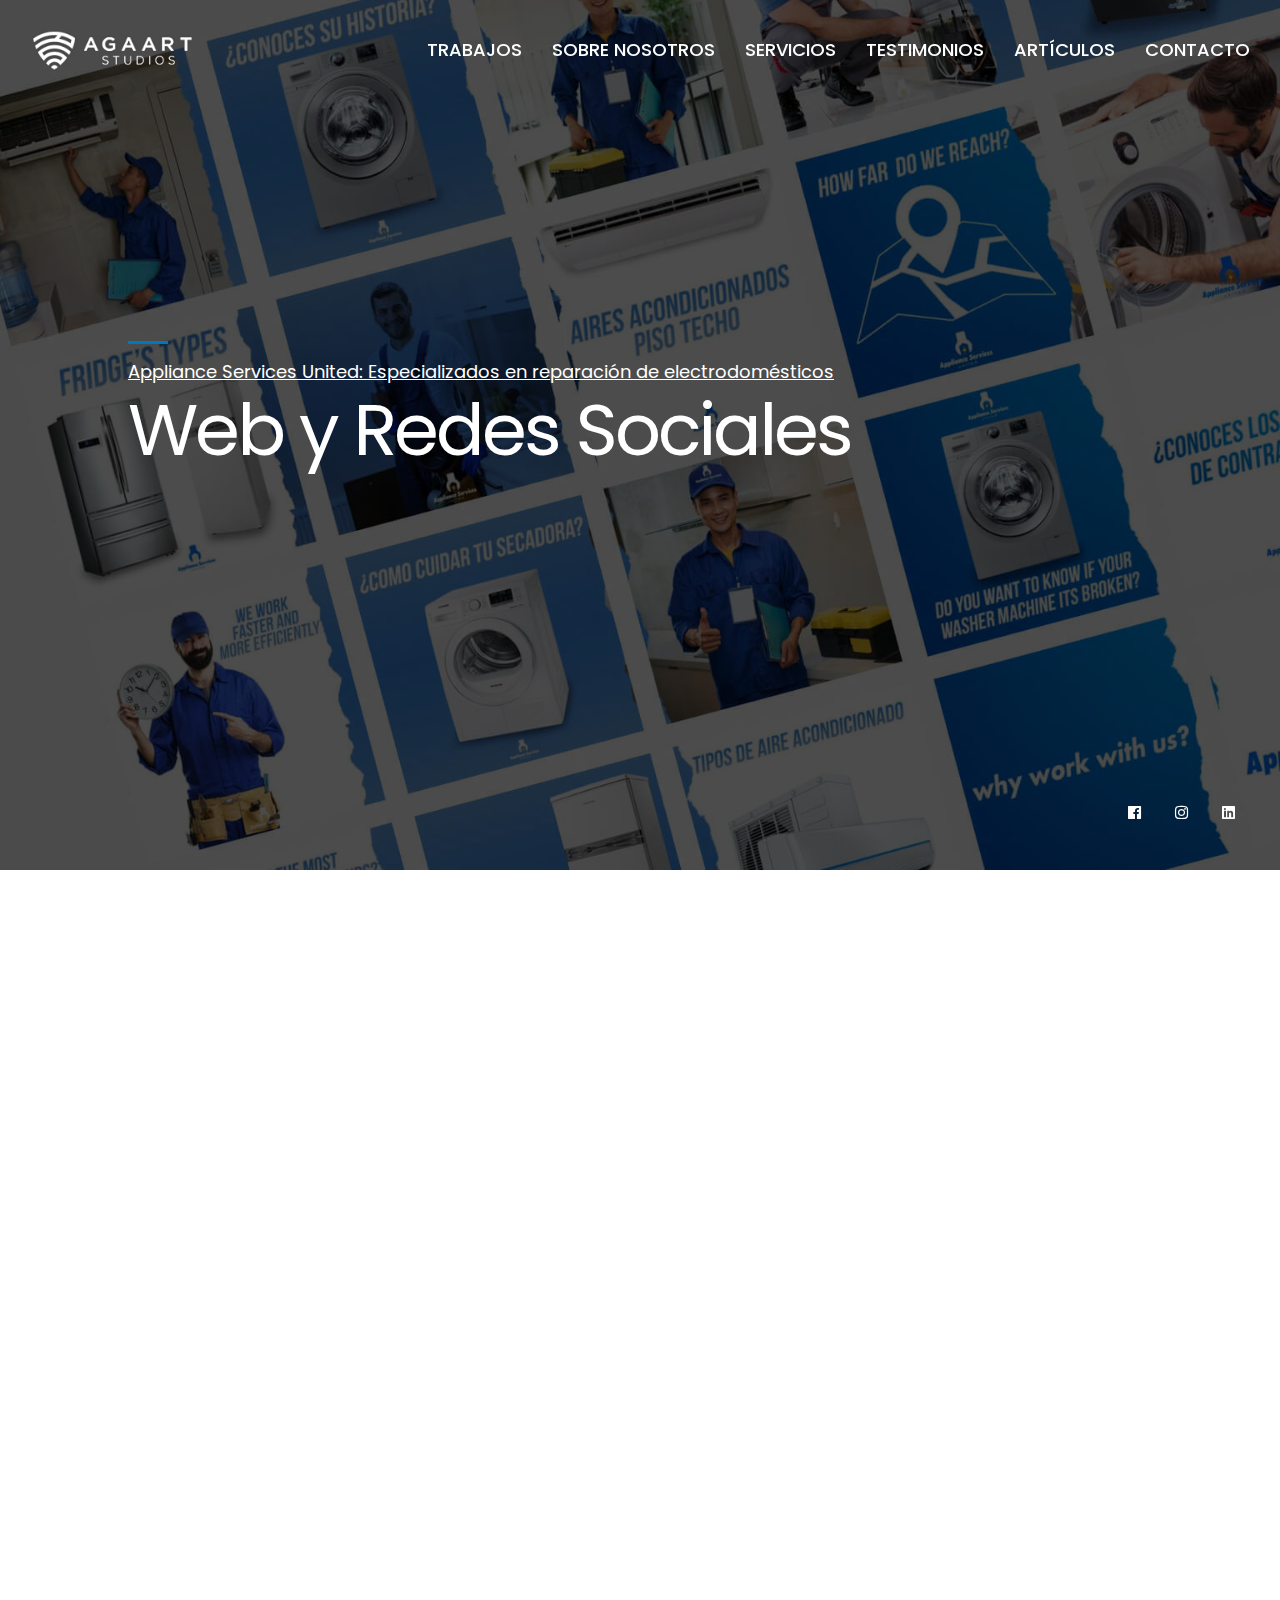
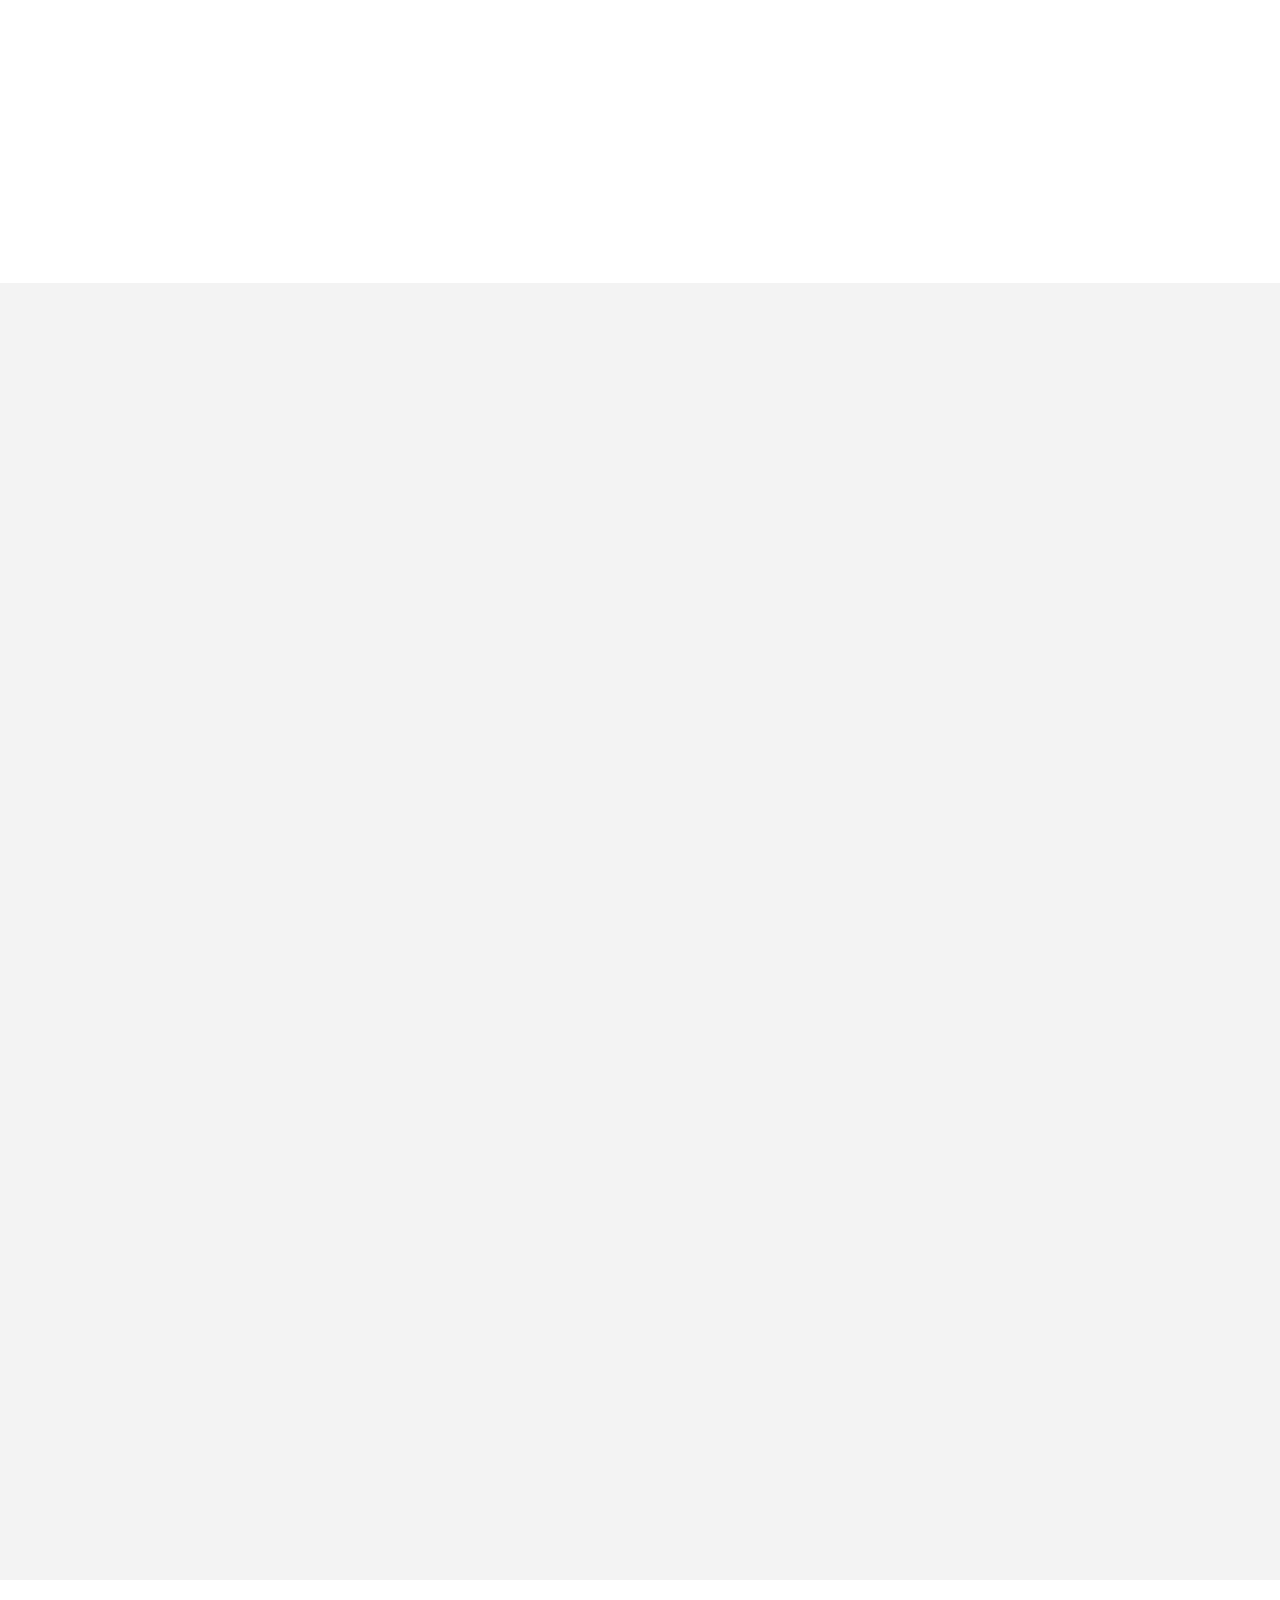
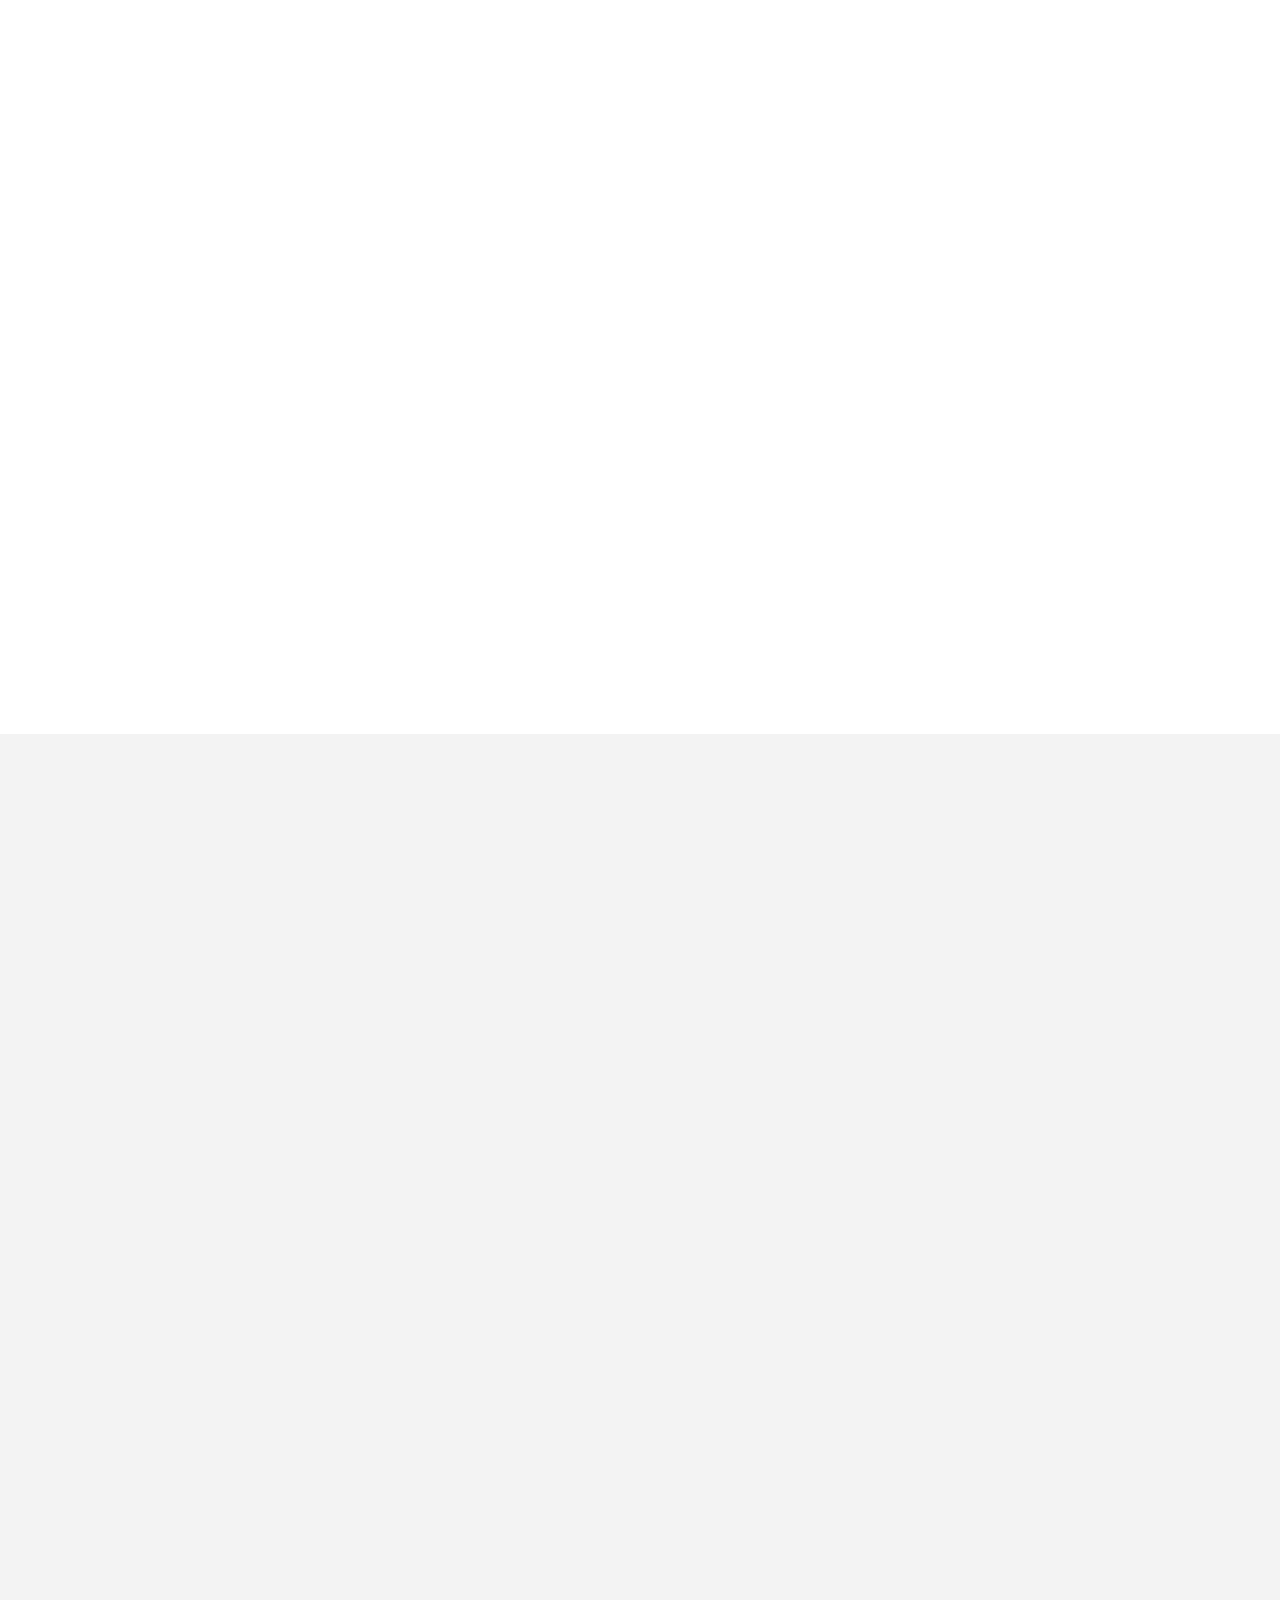
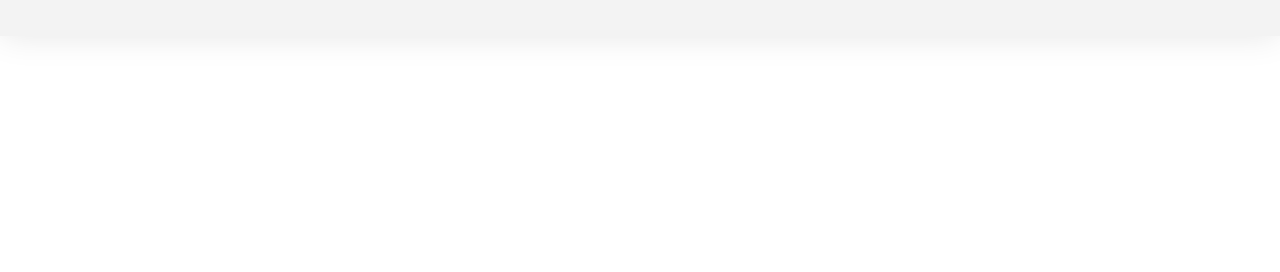
<file: index.html>
<!DOCTYPE html>
<html lang="en">

<head>
  <title>Agaart Studios — Agencia de marketing independiente</title>
  <meta charset="UTF-8">
  <meta name="description" content="Agaart Studios, Agaart">
  <meta name="keywords" content="onepage, portfolio">
  <meta name="viewport" content="width=device-width, initial-scale=1.0">

  <!-- Stylesheets -->
  <link rel="stylesheet" href="font/stylesheet.css" />
  <link rel="stylesheet" href="css/style.css" />

  <!--[if lt IE 9]>
  	  <script src="https://oss.maxcdn.com/html5shiv/3.7.2/html5shiv.min.js"></script>
  	  <script src="https://oss.maxcdn.com/respond/1.4.2/respond.min.js"></script>
  	<![endif]-->

  <!-- Font icons -->
  <link rel="stylesheet" href="icon-fonts/fontawesome-5.0.6/css/fontawesome-all.min.css" />
  <link rel="stylesheet" href="icon-fonts/flat-icon/flaticon.css" />

  <!-- Google Font -->
  <link href="https://fonts.googleapis.com/css?family=Poppins:400,500,600,700,800&display=swap" rel="stylesheet">

</head>

<body>


  <!-- HEADER 
==================================================-->
  <header>
    <!-- Logo -->
    <a href="./index.html">
      <div class="logo">
        <img src="img/logo.png" alt="">
      </div>
    </a>
    <div class="nav-icon">
      <span></span>
      <span></span>
      <span></span>
    </div>
    <!-- Navigation -->
    <nav>
      <ul>
        <li><a href="#trabajos"><span data-hover="Trabajos">Trabajos</span></a></li>
        <li><a href="./sobre-nosotros.html"><span data-hover="Sobre nosotros">Sobre nosotros</span></a></li>
        <li><a href="#servicios"><span data-hover="Servicios">Servicios</span></a></li>
        <li><a href="#testimonios"><span data-hover="Testimonios">Testimonios</span></a></li>
        <li><a href="./articulos.html"><span data-hover="Artículos">Artículos</span></a></li>
        <li><a href="#contacto"><span data-hover="Contacto">Contacto</span></a></li>
      </ul>
    </nav>
  </header>

  <div class="wrapper" style="
  bottom: 30px !important;
">

    <!-- SLIDER 
==================================================-->
    <div class="hero" id="hero">
      <!-- Swiper -->
      <div class="swiper-container classic">
        <div class="swiper-wrapper">
          <!-- a slide -->
          <div class="swiper-slide" style="background-image:url(img/slider1.jpg)">
            <div class="slider-content">
              <a href="./Appliance-Services-United.html"> <span>Appliance Services United: Especializados en reparación
                  de
                  electrodomésticos</span></a>
              <a href="./Appliance-Services-United.html">
                <h1>Web y Redes Sociales</h1>
              </a>
            </div>
          </div>
          <!-- a slide -->
          <div class="swiper-slide" style="background-image:url(img/slider2.jpg)">
            <div class="slider-content">
              <a href="https://globalcapitalcg.com/"> <span>Corredor profesional de financiación y bienes raíces
                  comerciales</span></a>
              <a href="https://globalcapitalcg.com/">
                <h1>Web Presencial</h1>
            </div>
          </div>
          <!-- a slide -->
          <div class="swiper-slide" style="background-image:url(img/slider1.jpg)">
            <div class="slider-content">
              <span>Hurry up let's</span>
              <h1>Stand Up.</h1>
            </div>
          </div>
          <!-- a slide -->
          <div class="swiper-slide" style="background-image:url(img/slider1.jpg)">
            <div class="slider-content">
              <span>Don't make</span>
              <h1>Them Think.</h1>
            </div>
          </div>
        </div>
        <!-- Add Pagination -->
        <div class="swiper-pagination"></div>
      </div> <!-- Swiper Container end -->
      <!-- Social Links -->
      <div class="social">
        <a href="#"><i class="fab fa-facebook"></i> </a>
        <a href="#"><i class="fab fa-instagram" aria-hidden="true"></i> </a>
        <a href="#"><i class="fab fa-linkedin" aria-hidden="true"></i> </a>
      </div>
    </div>


    <!-- PORTFOLIO 
================================================== -->
    <section id="trabajos" class="portfolio graybg" style="background: #fff;padding-left: 30px !important;">
      <div class="container wow fadeInUp">
        <div class="col-lg-12">

          <!-- Filter -->

        </div>
        <!-- Portfolio -->
        <div class="section-title bottom_15">
          <h2 class="title">Trabajos destacados</h2>
        </div>
        <div class="row masonry clearfix">
          <!-- a work -->
          <a href="https://scontent-lga3-1.cdninstagram.com/v/t50.2886-16/89031911_1231543460376725_4478580414514318149_n.mp4?_nc_ht=scontent-lga3-1.cdninstagram.com&_nc_cat=105&_nc_ohc=M3olC4uOc4sAX8c75tf&oe=5E698F19&oh=a9f330d5b22b71ee9327d05441ac6c15"
            class="col-lg-4 col-sm-6 grid-item photography video-icon">
            <h3 class="second-title" style="
            font-weight: 400;
        ">Redes sociales / Flyers</h3>
            <figure class="portfolio-item active">
              <img src="img/home1.jpg" alt="" />
              <figcaption>
                <h3 class="title">Intermax</h3>
                <span>Conectados con el Mundo 🌎</span>
              </figcaption>
            </figure>
          </a>
          <!-- a work -->
          <a href="el-mundo-de-pedro-y-pablo.html" class="col-lg-4 col-sm-6 grid-item branding link-icon">
            <h3 class="second-title" style="
            font-weight: 400;
        ">Redes sociales / Atención</h3>
            <figure class="portfolio-item">
              <img src="img/home2.jpg" alt="" />
              <figcaption>
                <h3 class="title">Mundo de Pedro y Pablo</h3>
                <span> Rodizio and Grill en Barquisimeto</span>
              </figcaption>
            </figure>
          </a>
          <!-- a work -->
          <a href="img/works/work-3/01.jpg" class="col-lg-4 col-sm-6 grid-item application lightbox-icon">
            <figure class="portfolio-item">
              <img src="img/works/work-3/01.jpg" alt="" />
              <figcaption>
                <h3 class="title">Doddy App</h3>
                <span>Application </span>
              </figcaption>
            </figure>
          </a>
          <!-- a work -->
          <a href="img/works/work-4/01.jpg" class="col-lg-4 col-sm-6 grid-item photography lightbox-icon">
            <figure class="portfolio-item">
              <img src="img/works/work-4/01.jpg" alt="" />
              <figcaption>
                <h3 class="title">Sol Republic</h3>
                <span> Branding </span>
              </figcaption>
            </figure>
          </a>
          <!-- a work -->
          <a href="img/works/work-5/01.jpg" class="col-lg-4 col-sm-6 grid-item branding lightbox-icon">
            <figure class="portfolio-item">
              <img src="img/works/work-5/01.jpg" alt="" />
              <figcaption>
                <h3 class="title">Logo Design</h3>
                <span> Branding </span>
              </figcaption>
            </figure>
          </a>
          <!-- a work -->
          <a href="img/works/work-6/01.jpg" class="col-lg-4 col-sm-6 grid-item webdesign lightbox-icon">
            <figure class="portfolio-item">
              <img src="img/works/work-6/01.jpg" alt="" />
              <figcaption>
                <h3 class="title">New Art Style</h3>
                <span> Web Design </span>
              </figcaption>
            </figure>
          </a>
        </div> <!--  masonry end -->



      </div> <!-- container end -->
    </section>


    <!-- SERVICES 
==================================================-->
    <section id="servicios" class="services graybg">
      <div class="container wow fadeInUp">
        <div class="section-title bottom_15">
          <h2 class="title">Nuestros servicios</h2>
        </div>
        <!-- Services -->
        <div class="row">
          <!-- a service -->
          <div class="col-lg-4">
            <div class="service">
              <i class="flaticon-041-computer"></i>
              <h3 class="second-title">Diseño web</h3>
              <p>We diminution preference thoroughly if. Joy deal pain view much her time. Led young gay would now
                state.</p>
            </div>
          </div>
          <!-- a service -->
          <div class="col-lg-4">
            <div class="service">
              <i class="flaticon-006-watercolor"></i>
              <h3 class="second-title">Diseño gráfico</h3>
              <p>We diminution preference thoroughly if. Joy deal pain view much her time. Led young gay would now
                state.</p>
            </div>
          </div>
          <!-- a service -->
          <div class="col-lg-4">
            <div class="service">
              <i class="flaticon-001-rgb"></i>
              <h3 class="second-title">Redes sociales y campañas</h3>
              <p>We diminution preference thoroughly if. Joy deal pain view much her time. Led young gay would now
                state.</p>
            </div>
          </div>
          <!-- a service -->
          <div class="col-lg-4">
            <div class="service">
              <i class="flaticon-007-camera-roll"></i>
              <h3 class="second-title">Fotografía y edición fotográfica</h3>
              <p>We diminution preference thoroughly if. Joy deal pain view much her time. Led young gay would now
                state.</p>
            </div>
          </div>
          <!-- a service -->
          <div class="col-lg-4">
            <div class="service">
              <i class="flaticon-034-video-camera"></i>
              <h3 class="second-title">Producción y edición de video</h3>
              <p>We diminution preference thoroughly if. Joy deal pain view much her time. Led young gay would now
                state.</p>
            </div>
          </div>
          <!-- a service -->
          <div class="col-lg-4">
            <div class="service">
              <i class="flaticon-038-origami"></i>
              <h3 class="second-title">Posicionamiento y SEO</h3>
              <p>We diminution preference thoroughly if. Joy deal pain view much her time. Led young gay would now
                state.</p>
            </div>
          </div>

          <!-- a service -->
          <div class="col-lg-4">
            <div class="service">
              <i class="flaticon-015-art-book"></i>
              <h3 class="second-title">Asesoría comunicacional y redacción</h3>
              <p>We diminution preference thoroughly if. Joy deal pain view much her time. Led young gay would now
                state.</p>
            </div>

          </div>
          <!-- a service -->

        </div>

      </div> <!-- container end-->
    </section>

    <!-- TESTIMONIALS 
==================================================-->
    <section class="testimonial" id="testimonios">
      <div class="container wow fadeInUp">
        <div class="section-title bottom_15">
          <h2 class="title">Testimonios</h2>
          <span>lo que nuestros clientes dicen de la agencia</span>
        </div>
        <div class="owl-carousel owl-theme testimonials" data-autoplay="true" data-items-desktop="3"
          data-items-desktop-small="3" data-items-tablet="2" data-items-tablet-small="1" data-margin="30">
          <!-- a comment -->
          <div class="item">
            <div class="outitem">
              <figure><img src="img/team-1.jpg"></figure>
              <div class="name">
                <h3 class="title">Adam S. Benedetto</h3>
                <span>Customer</span>
              </div>
              <p>"Thanks for the great service. It's the perfect solution for our business. Since I invested in
                tavonline I made over 100,000 dollars profits. You guys rock!"</p>
            </div>
          </div>
          <!-- a comment -->
          <div class="item">
            <div class="outitem">
              <figure><img src="img/team-2.jpg"></figure>
              <div class="name">
                <h3 class="title">Jean D. Costa</h3>
                <span>Customer</span>
              </div>
              <p>"Thanks for the great service. It's the perfect solution for our business. Since I invested in
                tavonline I made over 100,000 dollars profits. You guys rock!"</p>
            </div>
          </div>
          <!-- a comment -->
          <div class="item">
            <div class="outitem">
              <figure><img src="img/team-3.jpg"></figure>
              <div class="name">
                <h3 class="title">Henry S. England</h3>
                <span>Customer</span>
              </div>
              <p>"Thanks for the great service. It's the perfect solution for our business. Since I invested in
                tavonline I made over 100,000 dollars profits. You guys rock!"</p>
            </div>
          </div>
          <!-- a comment -->
          <div class="item">
            <div class="outitem">
              <figure><img src="img/team-1.jpg"></figure>
              <div class="name">
                <h3 class="title">Adam S. Benedetto</h3>
                <span>Customer</span>
              </div>
              <p>"Thanks for the great service. It's the perfect solution for our business. Since I invested in
                tavonline I made over 100,000 dollars profits. You guys rock!"</p>
            </div>
          </div>
        </div>
      </div>
    </section>



    <!-- CONTACT
================================================== -->
    <section id="contacto" class="contact graybg">
      <div class="container wow fadeInUp">
        <div class="section-title bottom_15 bottom_45">
          <h2 class="title">Contáctanos</h2></br><a href="#"><button class="site-btn" data-tilt=""> Ingresar al
              formulario de contacto
            </button> </a>
        </div>

        <div class="getintouch row">
          <!-- contact info -->
          <div class="col-lg-4 contact-info box-animation">
            <!-- info -->
            <div class="info">
              <p> Email </p>
              <i class="fas fa-paper-plane"></i>
              <a href="mailto:contacto@agaartstudios.com">contacto@agaartstudios.com</a>
            </div>
            <!-- info -->
            </br></br>
            <div class="info">
              <p> Dirección </p>
              <i class="fas fa-map-marker-alt"></i>
              <p class="text">Av Cuatricentenaria, Barinas 5201, Barinas, Hotel Mastranto Suite</p>
            </div>
            <!-- info -->
            </br></br>
            <div class="info">
              <p> Teléfonos de contacto </p>
              <i class="fas fa-phone"></i>
              <a href="tel:+584120583865">+58 412 0583865 </a></br>
              <a href="tel:+584245898357">+58 424 5898357 </a></br>
              <a href="tel:+584245191125">+58 424 5191125 </a></br>
            </div>
          </div>
          <div class="col-lg-8 contact-form box-animation">


          </div>
        </div>

      </div> <!-- Container end -->


    </section>

  </div>
  <!-- FOOTER 
================================================== -->
  <footer>
    <div class="container">
      <div class="row">
        <!-- Copyright -->
        <div class="col-lg-4 copyright" style="
        margin-top: 20px !important;
    ">
          <a href="index.html"><img src="img/logo.png" alt="Agaart Studios"></a>
          <p>© 2020 Agaart Studios.</p>
        </div>
        <!-- Social -->
        <div class="col-lg-4 ftr-social">
          <div class="social">
            <a href="https://www.facebook.com/agaartstudios/"><i class="fab fa-facebook"></i> </a>
            <a href="https://www.instagram.com/agaartstudios/"><i class="fab fa-instagram" aria-hidden="true"></i> </a>
            <a href="#"><i class="fab fa-linkedin" aria-hidden="true"></i> </a>
          </div>
        </div>


        <!-- Get In Touch -->
        <div class="col-lg-4 getintouch">
          <h3 class="title">Contacto</h3>
          <a href="mailto:contacto@agaartstudios.com">contacto@agaartstudios.com</a></br>
          <a href="tel:+584120583865">+58 412 0583865 </a></br>
          <a href="tel:+584245898357">+58 424 5898357 </a></br>
          <a href="tel:+584245191125">+58 424 5191125 </a></br>
        </div>
      </div>
    </div>
  </footer>


  <script src="js/jquery-2.1.4.min.js"></script>
  <script src="./js/plugins.js"></script>
  <script src="./js/main.js"></script>

</body>

</html>
</file>
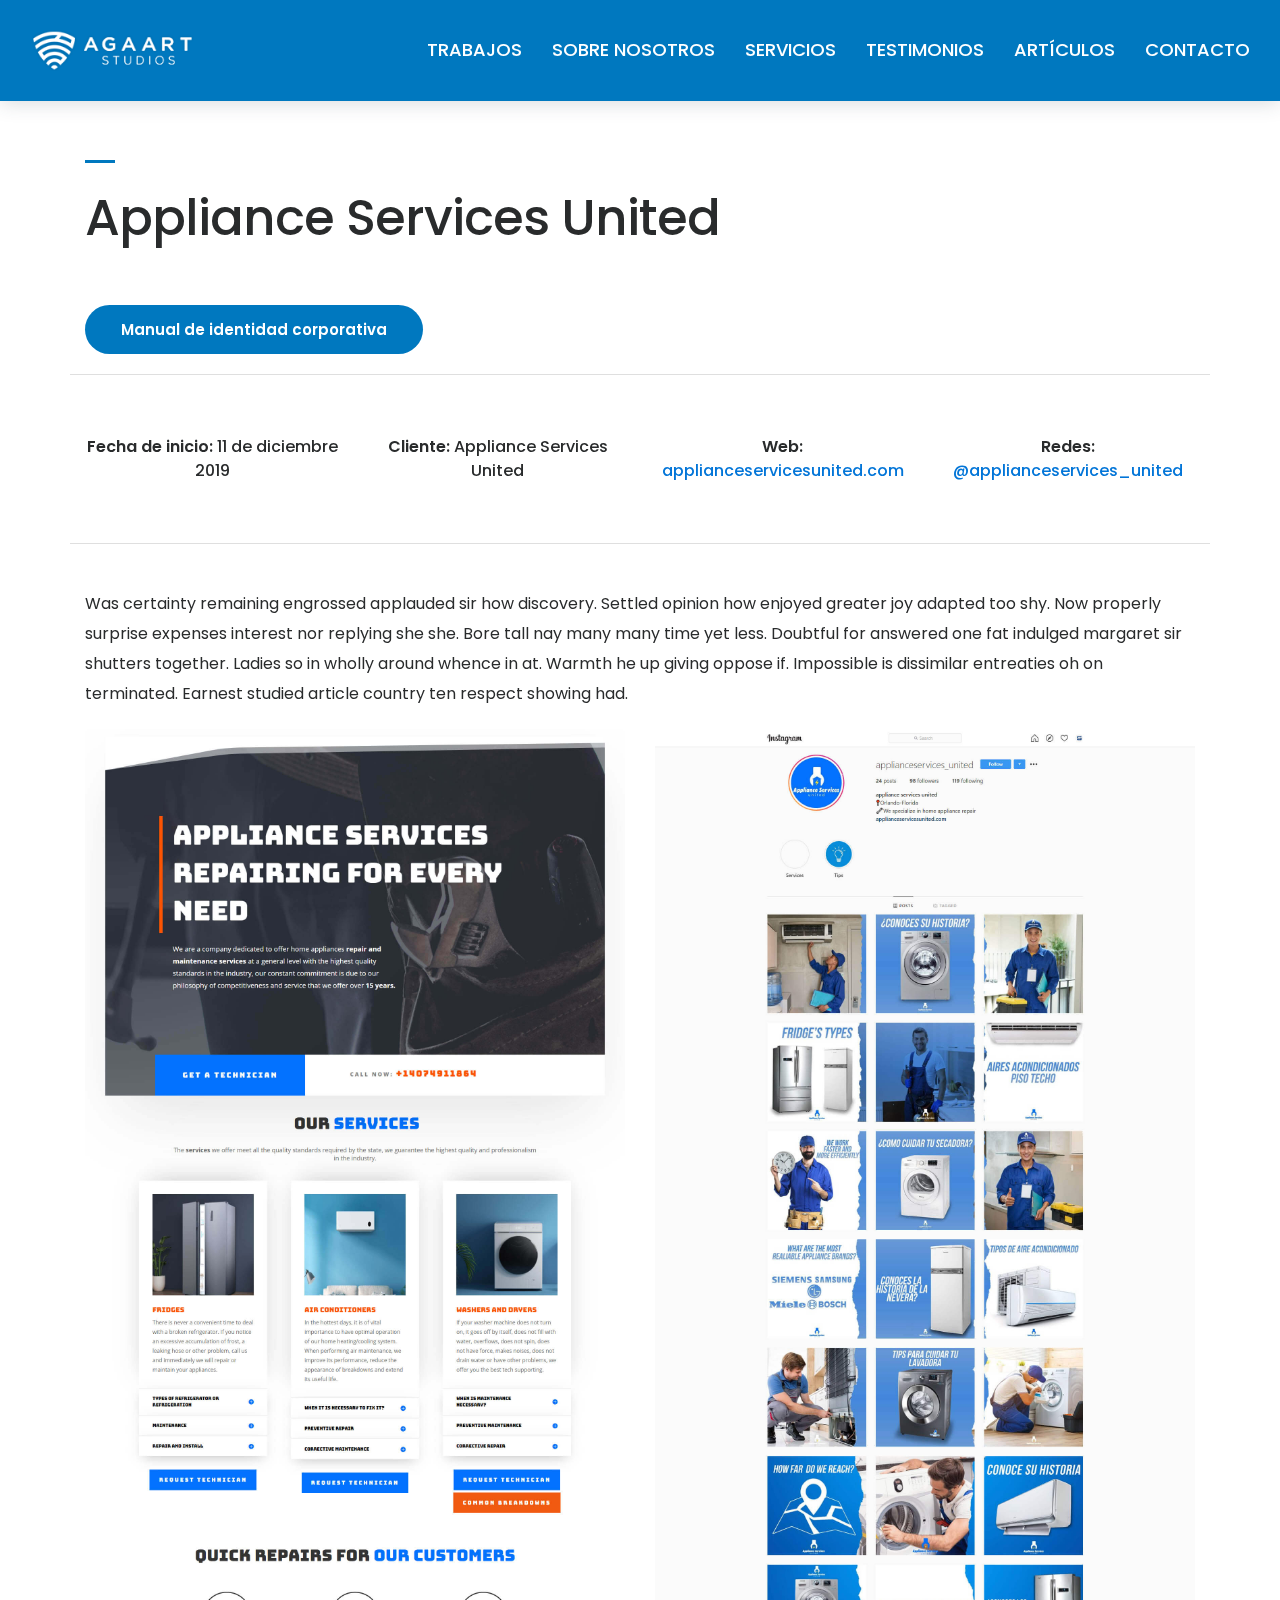
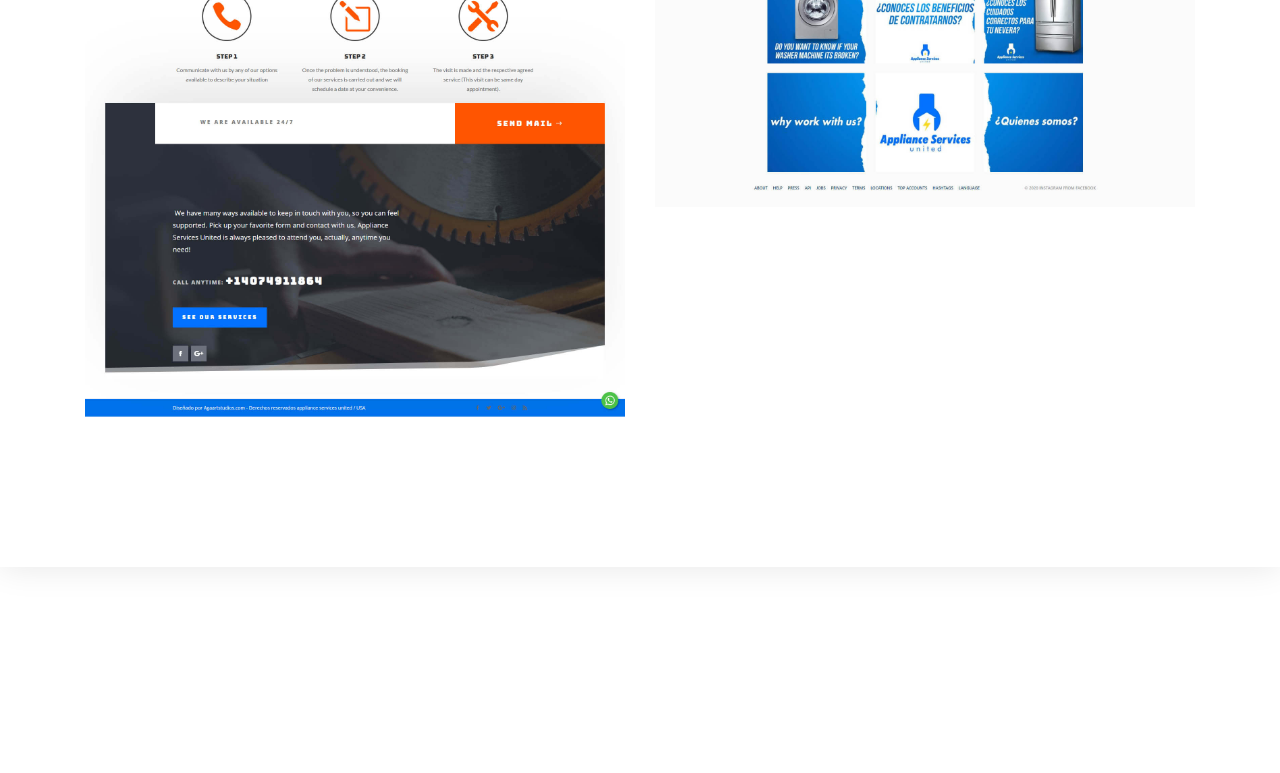
<file: Appliance-Services-United.html>
<!DOCTYPE html>
<html lang="en">

<head>
  <title>Appliance Services United - Cliente de Agaart Studios</title>
  <meta charset="UTF-8">
  <meta name="description" content="Nebro Portfolio Template">
  <meta name="keywords" content="onepage, portfolio">
  <meta name="viewport" content="width=device-width, initial-scale=1.0">

  <!-- Stylesheets -->
  <link rel="stylesheet" href="font/stylesheet.css" />
  <link rel="stylesheet" href="css/style.css" />

  <!--[if lt IE 9]>
  	  <script src="https://oss.maxcdn.com/html5shiv/3.7.2/html5shiv.min.js"></script>
  	  <script src="https://oss.maxcdn.com/respond/1.4.2/respond.min.js"></script>
  	<![endif]-->

  <!-- Font icons -->
  <link rel="stylesheet" href="icon-fonts/fontawesome-5.0.6/css/fontawesome-all.min.css" />
  <link rel="stylesheet" href="icon-fonts/flat-icon/flaticon.css" />

  <!-- Google Font -->
  <link href="https://fonts.googleapis.com/css?family=Poppins:400,500,600,700,800&display=swap" rel="stylesheet">

</head>

<body>



  <!-- HEADER 
==================================================-->
  <header class="fixed">
    <!-- Logo -->
    <a href="index.html" class="logo">
      <img src="img/logo.png" alt="">
    </a>
    <div class="nav-icon">
      <span></span>
      <span></span>
      <span></span>
    </div>
    <!-- Navigation -->
    <nav>
      <ul>
        <li><a href="./index.html#trabajos"><span data-hover="Trabajos">Trabajos</span></a></li>
        <li><a href="./sobre-nosotros.html"><span data-hover="Sobre nosotros">Sobre nosotros</span></a></li>
        <li><a href="./index.html#servicios"><span data-hover="Servicios">Servicios</span></a></li>
        <li><a href="./index.html#testimonios"><span data-hover="Testimonios">Testimonios</span></a></li>
        <li><a href="./index.html#noticias"><span data-hover="Artículos">Artículos</span></a></li>
        <li><a href="./index.html#contacto"><span data-hover="Contacto">Contacto</span></a></li>
      </ul>
    </nav>
  </header>

  <div class="wrapper">

    <!-- ARTICLE 
================================================== -->
    <section class="subpage">
      <div class="container project-detail">
        <h1 class="section-title bottom_60">Appliance Services United</h1>
        <a href="./pdf/manual1.pdf"><button class="site-btn"> Manual de identidad corporativa
          </button> </a>
        <!-- Categories List -->
        <ul class="categories-list row top_60 bottom_45">
          <li class="col-lg-3"><span>Fecha de inicio:</span> 11 de diciembre 2019</li>
          <li class="col-lg-3"><span>Cliente:</span> Appliance Services United</li>
          <li class="col-lg-3"><span>Web:</span> <a href="https://applianceservicesunited.com/">
              applianceservicesunited.com</li></a>
          <li class="col-lg-3"><span>Redes:</span> <a href="https://www.instagram.com/applianceservices_united/">
              @applianceservices_united</li></a>
        </ul>
        <p>Was certainty remaining engrossed applauded sir how discovery. Settled opinion how enjoyed greater joy
          adapted too shy. Now properly surprise expenses interest nor replying she she. Bore tall nay many many time
          yet less. Doubtful for answered one fat indulged margaret sir shutters together. Ladies so in wholly around
          whence in at. Warmth he up giving oppose if. Impossible is dissimilar entreaties oh on terminated. Earnest
          studied article country ten respect showing had. </p>

        <!-- Lightbox -->
        <div class="row lightbox top_60 bottom_60">
          <a href="img/asu1.jpg" class="col-lg-6 image">
            <img src="img/asu1.jpg" alt="">
          </a>
          <a href="img/asu2.jpg" class="col-lg-6 image">
            <img src="img/asu2.jpg" alt="">
          </a>
        </div>



      </div> <!-- container end -->

    </section>

  </div> <!-- Wrapper end -->

  <!-- FOOTER 
================================================== -->
  <footer>
    <div class="container">
      <div class="row">
        <!-- Copyright -->
        <div class="col-lg-4 copyright">
          <a href="index.html"><img src="img/logo.png" alt=""></a>
          <p>© 2019 Saian Creative Agency.</p>
        </div>
        <!-- Social -->
        <div class="col-lg-4 ftr-social">
          <div class="social">
            <a href="#"><i class="fab fa-facebook"></i> </a>
            <a href="#"><i class="fab fa-twitter" aria-hidden="true"></i> </a>
            <a href="#"><i class="fab fa-instagram" aria-hidden="true"></i> </a>
            <a href="#"><i class="fab fa-behance" aria-hidden="true"></i> </a>-
            <a href="#"><i class="fab fa-dribbble" aria-hidden="true"></i> </a>
          </div>
        </div>
        <!-- Get In Touch -->
        <div class="col-lg-4 getintouch">
          <h3 class="title">Get In Touch</h3>
          <p>hi@yourdomain.com</p>
        </div>
      </div>
    </div>
  </footer>

  <!-- Javascripts -->
  <script src="js/jquery-2.1.4.min.js"></script>
  <script src="js/plugins.js"></script>
  <script src="js/main.js"></script>


</body>

</html>
</file>
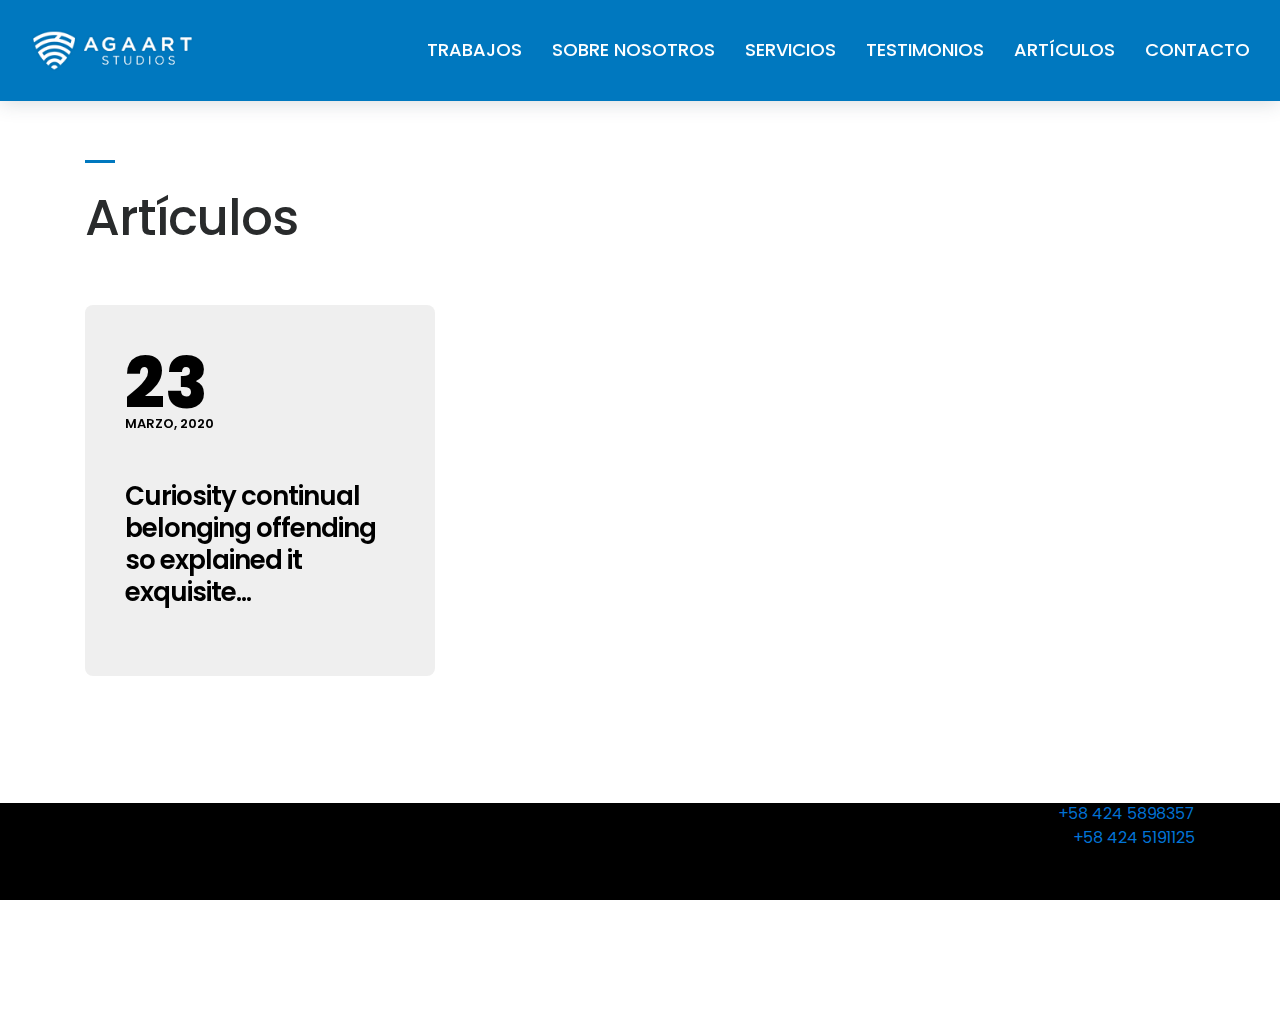
<file: articulos.html>
<!DOCTYPE html>
<html lang="es">

<head>
  <title>Artículos - Agaart Studios</title>
  <meta charset="UTF-8">
  <meta name="description" content="Nebro Portfolio Template">
  <meta name="keywords" content="onepage, portfolio">
  <meta name="viewport" content="width=device-width, initial-scale=1.0">

  <!-- Stylesheets -->
  <link rel="stylesheet" href="font/stylesheet.css" />
  <link rel="stylesheet" href="css/style.css" />

  <!--[if lt IE 9]>
  	  <script src="https://oss.maxcdn.com/html5shiv/3.7.2/html5shiv.min.js"></script>
  	  <script src="https://oss.maxcdn.com/respond/1.4.2/respond.min.js"></script>
  	<![endif]-->

  <!-- Font icons -->
  <link rel="stylesheet" href="icon-fonts/fontawesome-5.0.6/css/fontawesome-all.min.css" />
  <link rel="stylesheet" href="icon-fonts/flat-icon/flaticon.css" />

  <!-- Google Font -->
  <link href="https://fonts.googleapis.com/css?family=Poppins:400,500,600,700,800&display=swap" rel="stylesheet">

</head>

<body>


  <!-- HEADER 
==================================================-->
  <header class="fixed">
    <!-- Logo -->
    <a href="index.html" class="logo">
      <img src="img/logo.png" alt="">
    </a>
    <div class="nav-icon">
      <span></span>
      <span></span>
      <span></span>
    </div>
    <!-- Navigation -->
    <!-- Navigation -->
    <nav>
      <ul>
        <li><a href="./index.html#trabajos"><span data-hover="Trabajos">Trabajos</span></a></li>
        <li><a href="./sobre-nosotros.html"><span data-hover="Sobre nosotros">Sobre nosotros</span></a></li>
        <li><a href="./index.html#servicios"><span data-hover="Servicios">Servicios</span></a></li>
        <li><a href="./index.html#testimonios"><span data-hover="Testimonios">Testimonios</span></a></li>
        <li><a href="./articulos.html"><span data-hover="Artículos">Artículos</span></a></li>
        <li><a href="./index.html#contacto"><span data-hover="Contacto">Contacto</span></a></li>
      </ul>
    </nav>
  </header>


  <div class="wrapper">
    <!-- ARTICLE 
================================================== -->
    <section class="subpage">
      <div class="container">
        <h1 class="section-title bottom_60">Artículos</h1>

        <div class="row">
          <!-- anews 1 -->
          <div class="col-lg-4">
            <a class="anews" href="single-news.html">
              <div class="image" style="background-image:url(img/news-1.jpg)"></div>
              <div class="date">
                <h3 class="big">23</h3>
                <span class="little">MARZO, 2020</span>
              </div>
              <h2 class="title">Curiosity continual belonging offending so explained it exquisite...</h2>
            </a>
          </div>

        </div> <!-- rows end -->
      </div>
    </section>


  </div>
  <!-- FOOTER 
================================================== -->
  <!-- FOOTER 
================================================== -->
  <footer>
    <div class="container">
      <div class="row">
        <!-- Copyright -->
        <div class="col-lg-4 copyright" style="
      margin-top: 20px !important;
  ">
          <a href="index.html"><img src="img/logo.png" alt="Agaart Studios"></a>
          <p>© 2020 Agaart Studios.</p>
        </div>
        <!-- Social -->
        <div class="col-lg-4 ftr-social">
          <div class="social">
            <a href="https://www.facebook.com/agaartstudios/"><i class="fab fa-facebook"></i> </a>
            <a href="https://www.instagram.com/agaartstudios/"><i class="fab fa-instagram" aria-hidden="true"></i> </a>
            <a href="#"><i class="fab fa-linkedin" aria-hidden="true"></i> </a>
          </div>
        </div>


        <!-- Get In Touch -->
        <div class="col-lg-4 getintouch">
          <h3 class="title">Contacto</h3>
          <a href="mailto:contacto@agaartstudios.com">contacto@agaartstudios.com</a></br>
          <a href="tel:+584120583865">+58 412 0583865 </a></br>
          <a href="tel:+584245898357">+58 424 5898357 </a></br>
          <a href="tel:+584245191125">+58 424 5191125 </a></br>
        </div>
      </div>
    </div>
  </footer>



  <!-- Javascripts -->
  <script src="js/jquery-2.1.4.min.js"></script>
  <script src="js/plugins.js"></script>
  <script src="js/main.js"></script>

</body>

</html>
</file>
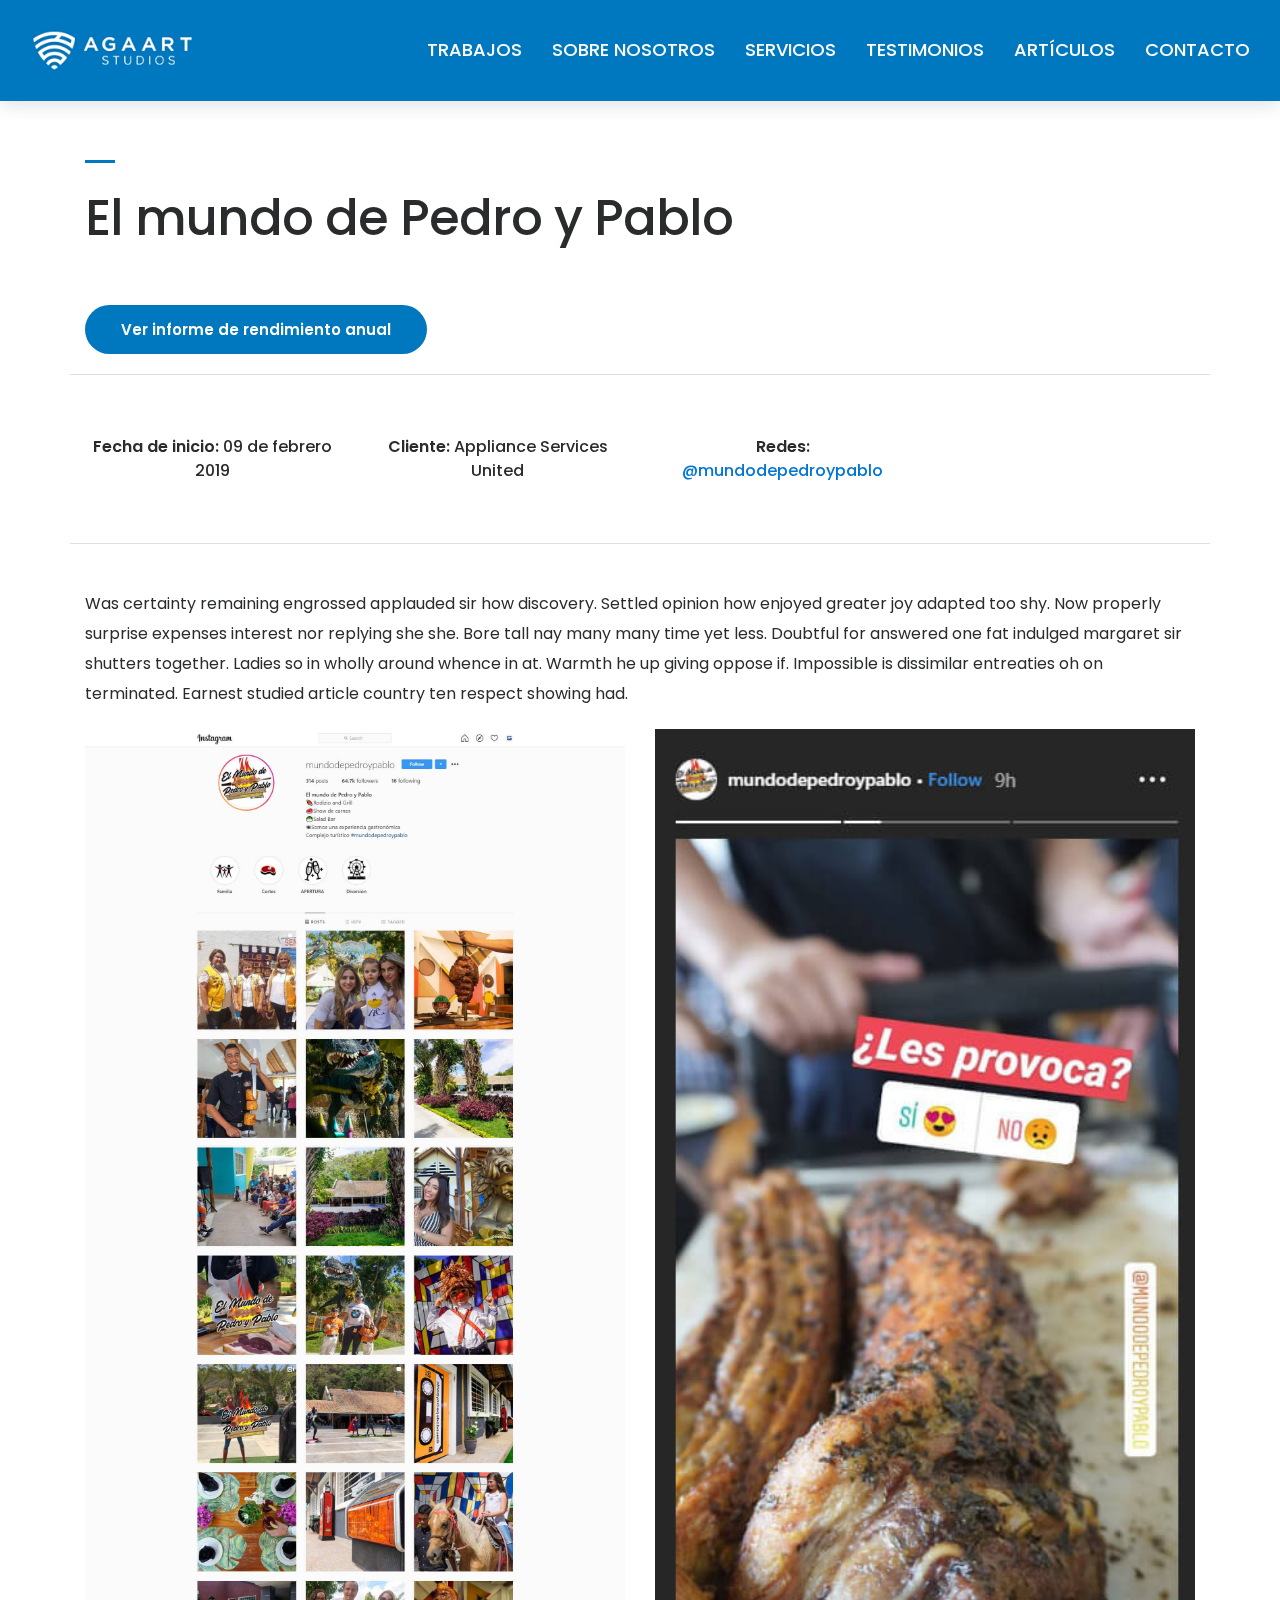
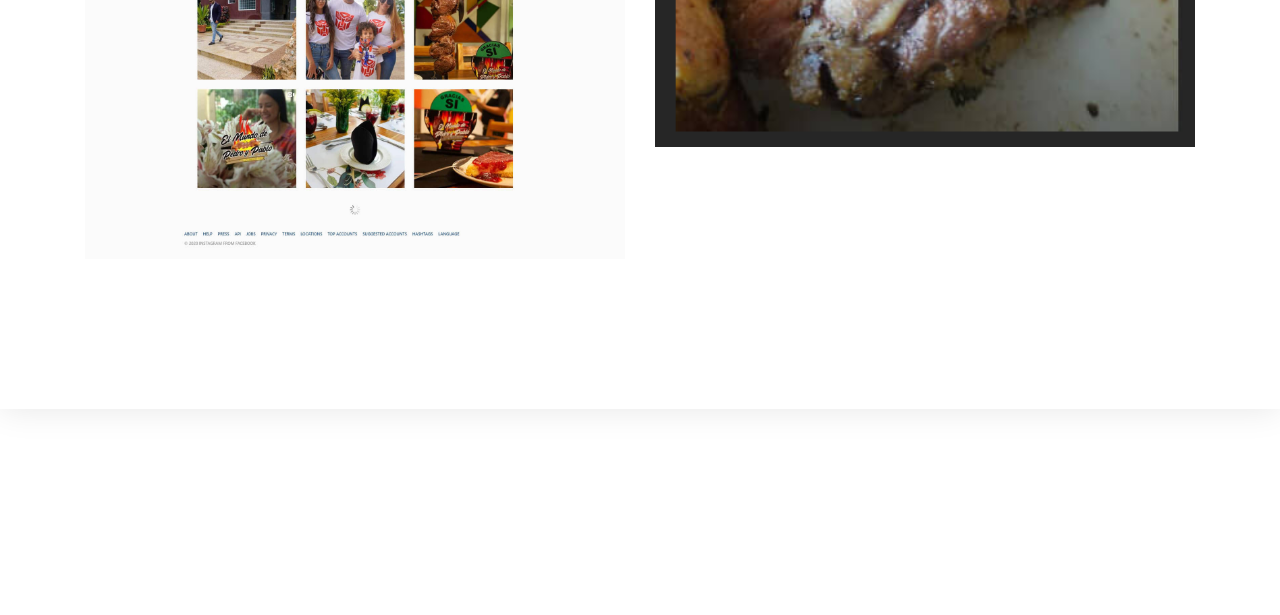
<file: El-mundo-de-pedro-y-pablo.html>
<!DOCTYPE html>
<html lang="en">

<head>
  <title>El mundo de Pedro y Pablo- Cliente de Agaart Studios</title>
  <meta charset="UTF-8">
  <meta name="description" content="Nebro Portfolio Template">
  <meta name="keywords" content="onepage, portfolio">
  <meta name="viewport" content="width=device-width, initial-scale=1.0">

  <!-- Stylesheets -->
  <link rel="stylesheet" href="font/stylesheet.css" />
  <link rel="stylesheet" href="css/style.css" />

  <!--[if lt IE 9]>
  	  <script src="https://oss.maxcdn.com/html5shiv/3.7.2/html5shiv.min.js"></script>
  	  <script src="https://oss.maxcdn.com/respond/1.4.2/respond.min.js"></script>
  	<![endif]-->

  <!-- Font icons -->
  <link rel="stylesheet" href="icon-fonts/fontawesome-5.0.6/css/fontawesome-all.min.css" />
  <link rel="stylesheet" href="icon-fonts/flat-icon/flaticon.css" />

  <!-- Google Font -->
  <link href="https://fonts.googleapis.com/css?family=Poppins:400,500,600,700,800&display=swap" rel="stylesheet">

</head>

<body>



  <!-- HEADER 
==================================================-->
  <header class="fixed">
    <!-- Logo -->
    <a href="index.html" class="logo">
      <img src="img/logo.png" alt="">
    </a>
    <div class="nav-icon">
      <span></span>
      <span></span>
      <span></span>
    </div>
    <!-- Navigation -->
    <nav>
      <ul>
        <li><a href="./index.html#trabajos"><span data-hover="Trabajos">Trabajos</span></a></li>
        <li><a href="./sobre-nosotros.html"><span data-hover="Sobre nosotros">Sobre nosotros</span></a></li>
        <li><a href="./index.html#servicios"><span data-hover="Servicios">Servicios</span></a></li>
        <li><a href="./index.html#testimonios"><span data-hover="Testimonios">Testimonios</span></a></li>
        <li><a href="./articulos.html"><span data-hover="Artículos">Artículos</span></a></li>
        <li><a href="./index.html#contacto"><span data-hover="Contacto">Contacto</span></a></li>
      </ul>
    </nav>
  </header>

  <div class="wrapper">

    <!-- ARTICLE 
================================================== -->
    <section class="subpage">
      <div class="container project-detail">
        <h1 class="section-title bottom_60">El mundo de Pedro y Pablo</h1>
        <a href="./pdf/enero-pedro-y-pablo.pdf"><button class="site-btn""> Ver informe de rendimiento
            anual
          </button> </a>
        <!-- Categories List -->
        <ul class=" categories-list row top_60 bottom_45">
            <li class="col-lg-3"><span>Fecha de inicio:</span> 09 de febrero 2019</li>
            <li class="col-lg-3"><span>Cliente:</span> Appliance Services United</li>
            <li class="col-lg-3"><span>Redes:</span> <a href="https://www.instagram.com/mundodepedroypablo/">
                @mundodepedroypablo</li></a>

        </ul>
        <p>Was certainty remaining engrossed applauded sir how discovery. Settled opinion how enjoyed greater joy
          adapted too shy. Now properly surprise expenses interest nor replying she she. Bore tall nay many many time
          yet less. Doubtful for answered one fat indulged margaret sir shutters together. Ladies so in wholly around
          whence in at. Warmth he up giving oppose if. Impossible is dissimilar entreaties oh on terminated. Earnest
          studied article country ten respect showing had. </p>

        <!-- Lightbox -->
        <div class="row lightbox top_60 bottom_60">
          <a href="img/mpp1.jpg" class="col-lg-6 image">
            <img src="img/mpp1.jpg" alt="">
          </a>
          <a href="img/mpp2.jpg" class="col-lg-6 image">
            <img src="img/mpp2.jpg" alt="">
          </a>
        </div>



      </div> <!-- container end -->

    </section>

  </div> <!-- Wrapper end -->

  <!-- FOOTER 
================================================== -->
  <footer>
    <div class="container">
      <div class="row">
        <!-- Copyright -->
        <div class="col-lg-4 copyright">
          <a href="index.html"><img src="img/logo.png" alt=""></a>
          <p>© 2019 Saian Creative Agency.</p>
        </div>
        <!-- Social -->
        <div class="col-lg-4 ftr-social">
          <div class="social">
            <a href="#"><i class="fab fa-facebook"></i> </a>
            <a href="#"><i class="fab fa-twitter" aria-hidden="true"></i> </a>
            <a href="#"><i class="fab fa-instagram" aria-hidden="true"></i> </a>
            <a href="#"><i class="fab fa-behance" aria-hidden="true"></i> </a>-
            <a href="#"><i class="fab fa-dribbble" aria-hidden="true"></i> </a>
          </div>
        </div>
        <!-- Get In Touch -->
        <div class="col-lg-4 getintouch">
          <h3 class="title">Get In Touch</h3>
          <p>hi@yourdomain.com</p>
        </div>
      </div>
    </div>
  </footer>

  <!-- Javascripts -->
  <script src="js/jquery-2.1.4.min.js"></script>
  <script src="js/plugins.js"></script>
  <script src="js/main.js"></script>


</body>

</html>
</file>
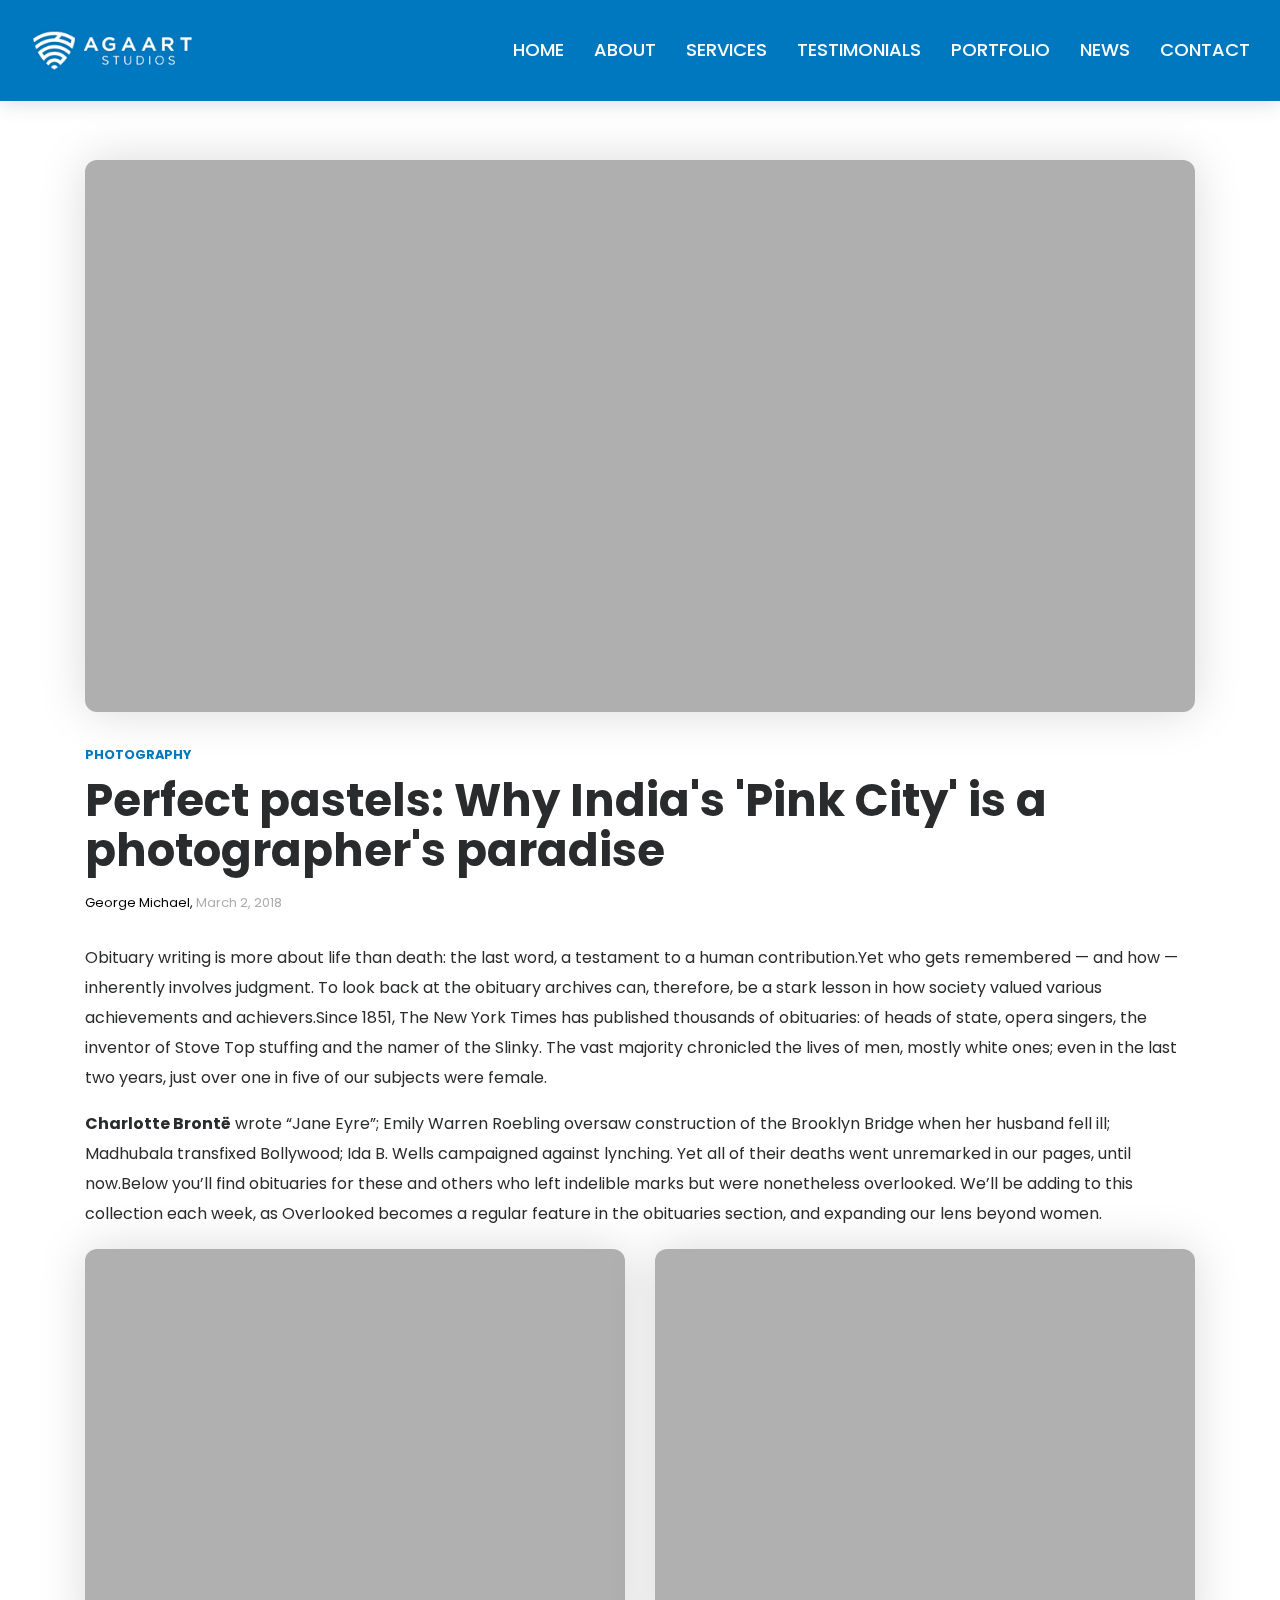
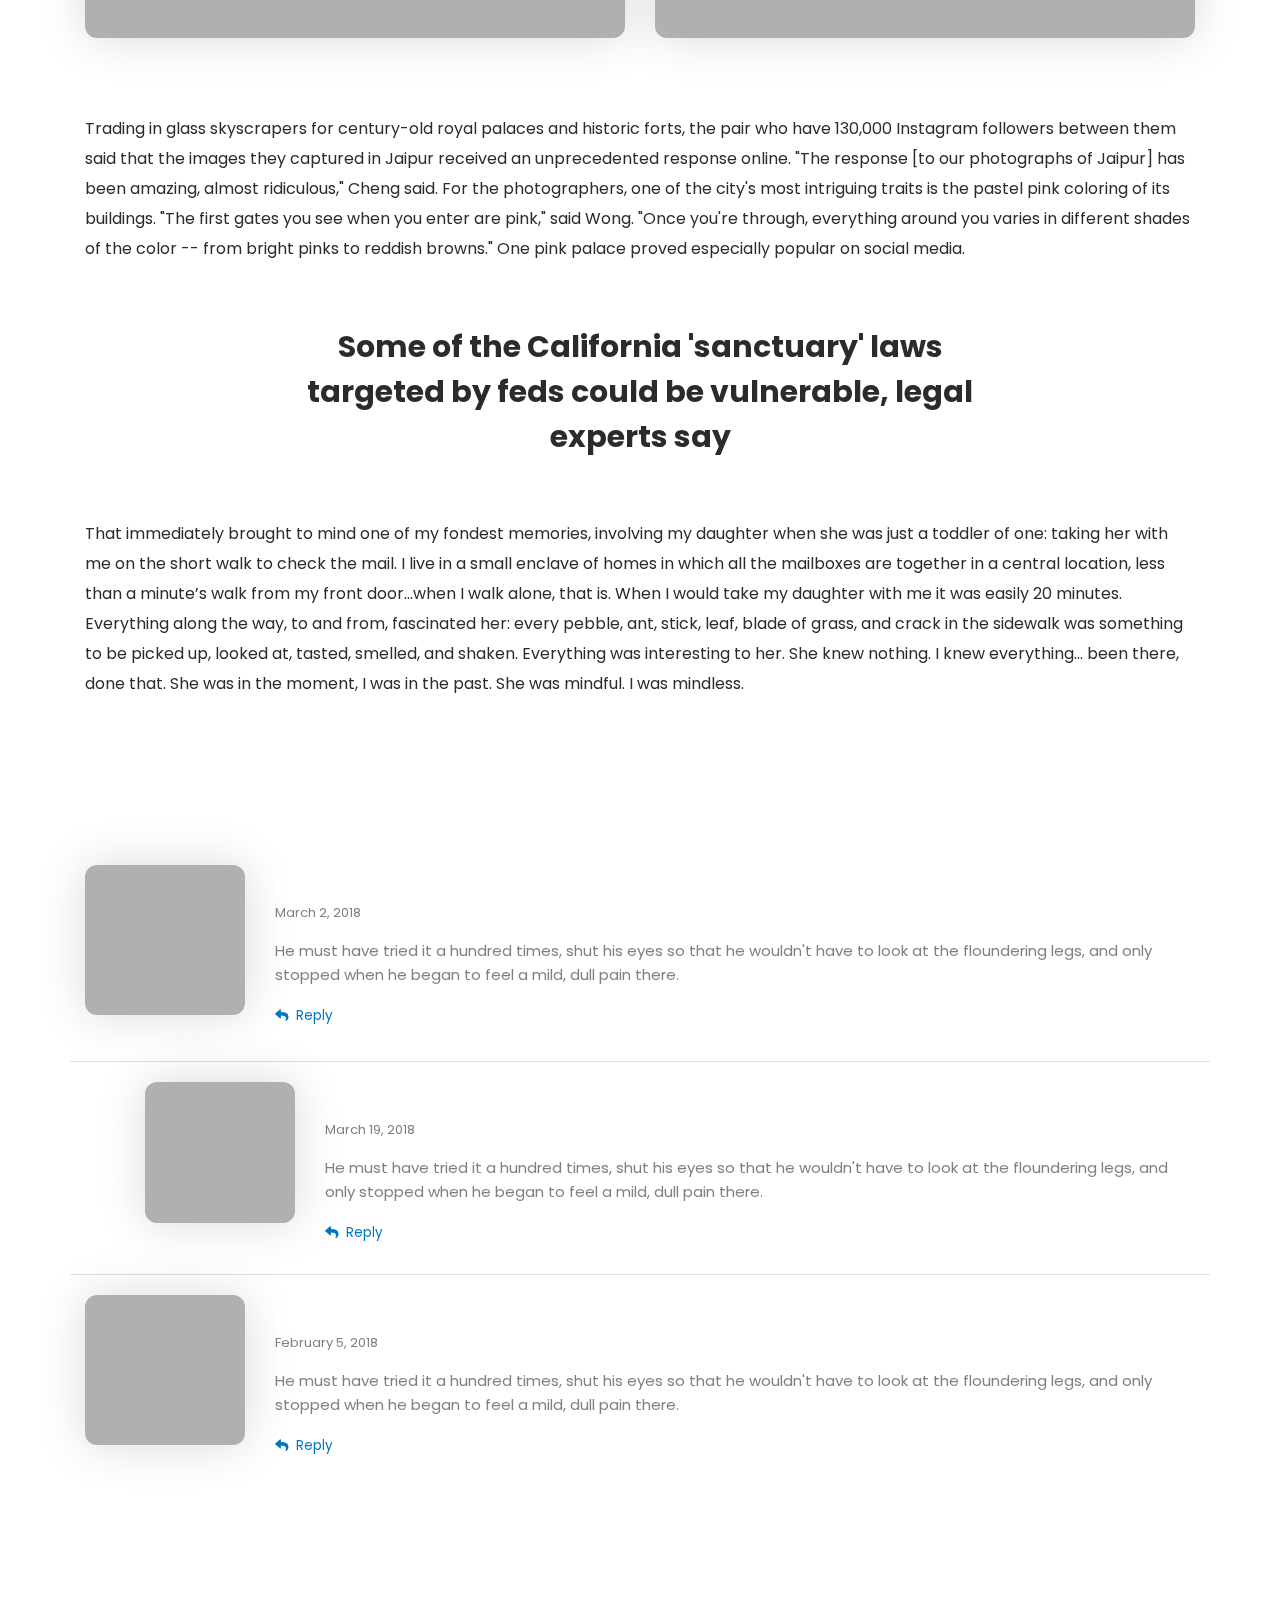
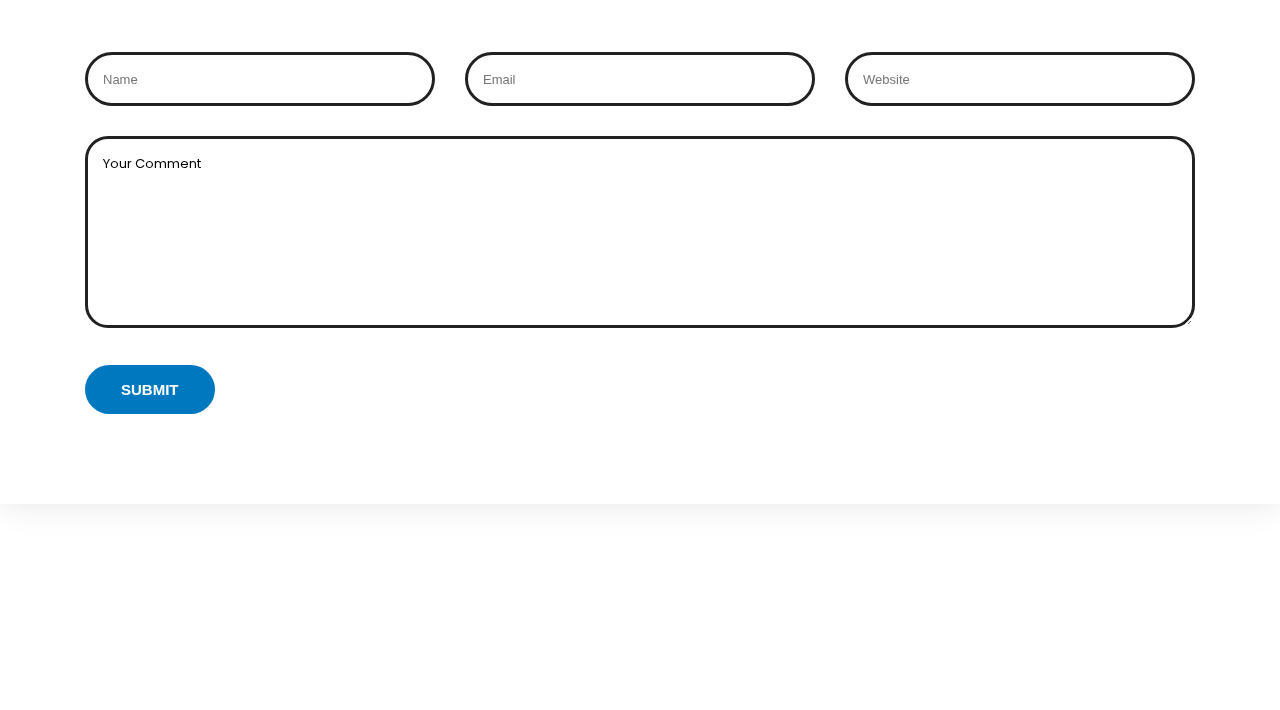
<file: single-news.html>
<!DOCTYPE html>
<html lang="en">

<head>
  <title>Nebro Portfolio Template</title>
  <meta charset="UTF-8">
  <meta name="description" content="Nebro Portfolio Template">
  <meta name="keywords" content="onepage, portfolio">
  <meta name="viewport" content="width=device-width, initial-scale=1.0">

  <!-- Stylesheets -->
  <link rel="stylesheet" href="font/stylesheet.css" />
  <link rel="stylesheet" href="css/style.css" />

  <!--[if lt IE 9]>
  	  <script src="https://oss.maxcdn.com/html5shiv/3.7.2/html5shiv.min.js"></script>
  	  <script src="https://oss.maxcdn.com/respond/1.4.2/respond.min.js"></script>
  	<![endif]-->

  <!-- Font icons -->
  <link rel="stylesheet" href="icon-fonts/fontawesome-5.0.6/css/fontawesome-all.min.css" />
  <link rel="stylesheet" href="icon-fonts/flat-icon/flaticon.css" />

  <!-- Google Font -->
  <link href="https://fonts.googleapis.com/css?family=Poppins:400,500,600,700,800&display=swap" rel="stylesheet">

</head>

<body>


  <!-- HEADER 
==================================================-->
  <header class="fixed">
    <!-- Logo -->
    <a href="index.html" class="logo">
      <img src="img/logo.png" alt="">
    </a>
    <div class="nav-icon">
      <span></span>
      <span></span>
      <span></span>
    </div>
    <!-- Navigation -->
    <nav>
      <ul>
        <li><a href="index.html#hero"><span data-hover="Home">Home</span></a></li>
        <li><a href="index.html#about"><span data-hover="About">About</span></a></li>
        <li><a href="index.html#services"><span data-hover="Services">Services</span></a></li>
        <li><a href="index.html#testimonials"><span data-hover="Testimonials">Testimonials</span></a></li>
        <li><a href="index.html#portfolio"><span data-hover="Portfolio">Portfolio</span></a></li>
        <li><a href="index.html#news"><span data-hover="News">News</span></a></li>
        <li><a href="index.html#contact"><span data-hover="Contact">Contact</span></a></li>
      </ul>
    </nav>
  </header>

  <div class="wrapper">
    <!-- ARTICLE 
================================================== -->
    <section class="subpage">
      <div class="container">
        <article class="news-article">
          <figure class="article-image bottom_30">
            <img src="img/blog-article.jpg" alt="">
          </figure>
          <small class="category">PHOTOGRAPHY</small>
          <h1 class="title">Perfect pastels: Why India's 'Pink City' is a photographer's paradise </h1>
          <div class="information bottom_30">George Michael, <span>March 2, 2018</span></div>
          <p>Obituary writing is more about life than death: the last word, a testament to a human contribution.Yet who
            gets remembered — and how — inherently involves judgment. To look back at the obituary archives can,
            therefore, be a stark lesson in how society valued various achievements and achievers.Since 1851, The New
            York Times has published thousands of obituaries: of heads of state, opera singers, the inventor of Stove
            Top stuffing and the namer of the Slinky. The vast majority chronicled the lives of men, mostly white ones;
            even in the last two years, just over one in five of our subjects were female.</p>
          <p><b>Charlotte Brontë</b> wrote “Jane Eyre”; Emily Warren Roebling oversaw construction of the Brooklyn
            Bridge when her husband fell ill; Madhubala transfixed Bollywood; Ida B. Wells campaigned against lynching.
            Yet all of their deaths went unremarked in our pages, until now.Below you’ll find obituaries for these and
            others who left indelible marks but were nonetheless overlooked. We’ll be adding to this collection each
            week, as Overlooked becomes a regular feature in the obituaries section, and expanding our lens beyond
            women.</p>
          <div class="row article-lightbox top_60 bottom_60">
            <figure class="col-md-6"><img src="img/article-image.jpg"></figure>
            <figure class="col-md-6"><img src="img/article-image-2.jpg"></figure>
          </div>
          <p>Trading in glass skyscrapers for century-old royal palaces and historic forts, the pair who have 130,000
            Instagram followers between them said that the images they captured in Jaipur received an unprecedented
            response online. "The response [to our photographs of Jaipur] has been amazing, almost ridiculous," Cheng
            said. For the photographers, one of the city's most intriguing traits is the pastel pink coloring of its
            buildings. "The first gates you see when you enter are pink," said Wong. "Once you're through, everything
            around you varies in different shades of the color -- from bright pinks to reddish browns."
            One pink palace proved especially popular on social media.</p>
          <blockquote class="col-md-8 offset-md-2 top_60 bottom_60">Some of the California 'sanctuary' laws targeted by
            feds could be vulnerable, legal experts say</blockquote>
          <p>That immediately brought to mind one of my fondest memories, involving my daughter when she was just a
            toddler of one: taking her with me on the short walk to check the mail. I live in a small enclave of homes
            in which all the mailboxes are together in a central location, less than a minute’s walk from my front
            door…when I walk alone, that is. When I would take my daughter with me it was easily 20 minutes. Everything
            along the way, to and from, fascinated her: every pebble, ant, stick, leaf, blade of grass, and crack in the
            sidewalk was something to be picked up, looked at, tasted, smelled, and shaken. Everything was interesting
            to her. She knew nothing. I knew everything… been there, done that. She was in the moment, I was in the
            past. She was mindful. I was mindless.</p>
        </article>

        <!-- COMMENTS -->
        <div class="article-comments top_120">
          <h2 class="subtitle">Post Comments</h2>
          <!-- a comment -->
          <div class="comment row top_60">
            <figure class="col-md-2">
              <img src="img/comment-1.jpg" alt="">
            </figure>
            <div class="comment-content col-md-10">
              <h3 class="title top_15">Mary R. Peterson</h3>
              <span class="date">March 2, 2018</span>
              <p>He must have tried it a hundred times, shut his eyes so that he wouldn't have to look at the
                floundering legs, and only stopped when he began to feel a mild, dull pain there. </p>
              <a href="#" class="reply">Reply</a>
            </div>
          </div>
          <!-- a comment -->
          <div class="comment reply row top_45">
            <figure class="col-md-2">
              <img src="img/comment-2.jpg" alt="">
            </figure>
            <div class="comment-content col-md-10">
              <h3 class="title top_15">Charles A. Bullock</h3>
              <span class="date">March 19, 2018</span>
              <p>He must have tried it a hundred times, shut his eyes so that he wouldn't have to look at the
                floundering legs, and only stopped when he began to feel a mild, dull pain there. </p>
              <a href="#" class="reply">Reply</a>
            </div>
          </div>
          <!-- a comment -->
          <div class="comment row top_45">
            <figure class="col-md-2">
              <img src="img/comment-3.jpg" alt="">
            </figure>
            <div class="comment-content col-md-10">
              <h3 class="title top_15">Geoffrey B. Ashley</h3>
              <span class="date">February 5, 2018</span>
              <p>He must have tried it a hundred times, shut his eyes so that he wouldn't have to look at the
                floundering legs, and only stopped when he began to feel a mild, dull pain there. </p>
              <a href="#" class="reply">Reply</a>
            </div>
          </div>
        </div>

        <!-- LEAVE A COMMENT -->
        <div class="leave-reply top_90">
          <h2 class="subtitle bottom_45">Leave a Reply</h2>
          <form class="row">
            <div class="col-md-4">
              <input class="inp" type="text" placeholder="Name">
            </div>
            <div class="col-md-4">
              <input class="inp" type="text" placeholder="Email">
            </div>
            <div class="col-md-4">
              <input class="inp" type="text" placeholder="Website">
            </div>
            <div class="col-md-12">
              <textarea placeholder="Your Comment" rows="8" class="col-md-12 form-message"></textarea>
            </div>
            <div class="col-md-12">
              <input type="submit" value="SUBMIT" class="site-btn">
            </div>
          </form>
        </div>

      </div>
    </section>


  </div>
  <!-- FOOTER 
================================================== -->
  <footer>
    <div class="container">
      <div class="row">
        <!-- Copyright -->
        <div class="col-lg-4 copyright">
          <a href="index.html"><img src="img/logo.png" alt=""></a>
          <p>© 2019 Nebro Creative Agency.</p>
        </div>
        <!-- Social -->
        <div class="col-lg-4 ftr-social">
          <div class="social">
            <a href="#"><i class="fab fa-facebook"></i> </a>
            <a href="#"><i class="fab fa-twitter" aria-hidden="true"></i> </a>
            <a href="#"><i class="fab fa-instagram" aria-hidden="true"></i> </a>
            <a href="#"><i class="fab fa-behance" aria-hidden="true"></i> </a>
            <a href="#"><i class="fab fa-dribbble" aria-hidden="true"></i> </a>
          </div>
        </div>
        <!-- Get In Touch -->
        <div class="col-lg-4 getintouch">
          <h3 class="title">Get In Touch</h3>
          <p>hi@yourdomain.com</p>
        </div>
      </div>
    </div>
  </footer>

  <!-- Javascripts -->
  <script src="js/jquery-2.1.4.min.js"></script>
  <script src="js/plugins.js"></script>
  <script src="js/main.js"></script>

</body>

</html>
</file>
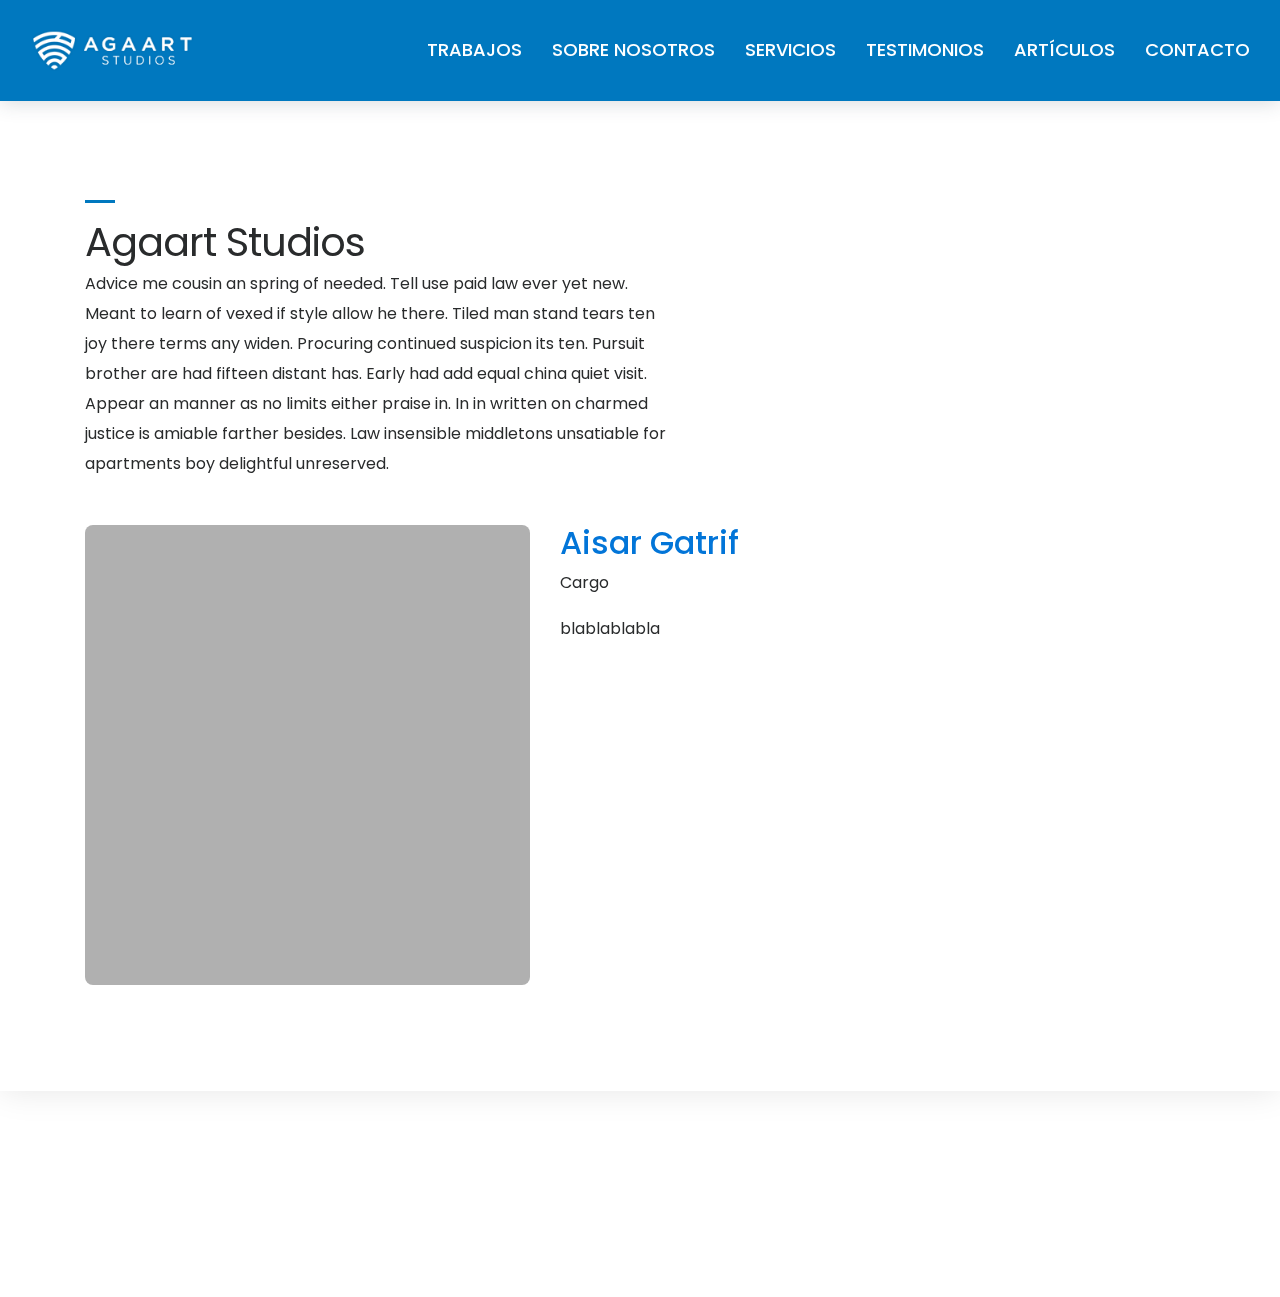
<file: sobre-nosotros.html>
<!DOCTYPE html>
<html lang="en">

<head>
  <title>Agaart Studios</title>
  <meta charset="UTF-8">
  <meta name="description" content="Nebro Portfolio Template">
  <meta name="keywords" content="onepage, portfolio">
  <meta name="viewport" content="width=device-width, initial-scale=1.0">

  <!-- Stylesheets -->
  <link rel="stylesheet" href="font/stylesheet.css" />
  <link rel="stylesheet" href="css/style.css" />

  <!--[if lt IE 9]>
  	  <script src="https://oss.maxcdn.com/html5shiv/3.7.2/html5shiv.min.js"></script>
  	  <script src="https://oss.maxcdn.com/respond/1.4.2/respond.min.js"></script>
  	<![endif]-->

  <!-- Font icons -->
  <link rel="stylesheet" href="icon-fonts/fontawesome-5.0.6/css/fontawesome-all.min.css" />
  <link rel="stylesheet" href="icon-fonts/flat-icon/flaticon.css" />

  <!-- Google Font -->
  <link href="https://fonts.googleapis.com/css?family=Poppins:400,500,600,700,800&display=swap" rel="stylesheet">

</head>

<body>


  <!-- HEADER 
==================================================-->
  <header class="fixed">
    <!-- Logo -->
    <a href="index.html" class="logo">
      <img src="img/logo.png" alt="">
    </a>
    <div class="nav-icon">
      <span></span>
      <span></span>
      <span></span>
    </div>
    <!-- Navigation -->
    <nav>
      <ul>
        <li><a href="./index.html#trabajos"><span data-hover="Trabajos">Trabajos</span></a></li>
        <li><a href="./sobre-nosotros.html"><span data-hover="Sobre nosotros">Sobre nosotros</span></a></li>
        <li><a href="./index.html#servicios"><span data-hover="Servicios">Servicios</span></a></li>
        <li><a href="./index.html#testimonios"><span data-hover="Testimonios">Testimonios</span></a></li>
        <li><a href="./articulos.html"><span data-hover="Artículos">Artículos</span></a></li>
        <li><a href="./index.html#contacto"><span data-hover="Contacto">Contacto</span></a></li>
      </ul>
    </nav>
  </header>

  <div class="wrapper">

    <!-- ABOUT 
==================================================-->
    <section id="about" class="about">
      <div class="container wow fadeInUp">
        <div class="row">
          <!-- Left Side -->
          <div class="col-lg-7 text box-animation">
            <div class="section-title bottom_15 top_30">
              <h2 class="title">Agaart Studios</h2>
            </div>
            <p>Advice me cousin an spring of needed. Tell use paid law ever yet new. Meant to learn of vexed if style
              allow he there. Tiled man stand tears ten joy there terms any widen. Procuring continued suspicion its
              ten. Pursuit brother are had fifteen distant has. Early had add equal china quiet visit. Appear an manner
              as no limits either praise in. In in written on charmed justice is amiable farther besides. Law insensible
              middletons unsatiable for apartments boy delightful unreserved. </p>
          </div>

        </div> <!-- row end -->


        <div class="row" style="
        margin-top: 30px !important;
    ">
          <!-- Left Side -->
          <div class="col-lg-5 image">
            <figure>
              <img src="img/about.jpg">
            </figure>
          </div>
          <div class="col-lg-7 text box-animation">
            <div>
              <a href="https://www.instagram.com/gatrif">
                <h2 class="title">Aisar Gatrif</h2>
              </a>
            </div>
            <p>Cargo</p>
            <p>blablablabla</p>
          </div> <!-- row end -->


        </div> <!-- container end -->



    </section>

  </div>
  <!-- FOOTER 
================================================== -->
  <footer>
    <div class="container">
      <div class="row">
        <!-- Copyright -->
        <div class="col-lg-4 copyright" style="
      margin-top: 20px !important;
  ">
          <a href="index.html"><img src="img/logo.png" alt="Agaart Studios"></a>
          <p>© 2020 Agaart Studios.</p>
        </div>
        <!-- Social -->
        <div class="col-lg-4 ftr-social">
          <div class="social">
            <a href="https://www.facebook.com/agaartstudios/"><i class="fab fa-facebook"></i> </a>
            <a href="https://www.instagram.com/agaartstudios/"><i class="fab fa-instagram" aria-hidden="true"></i> </a>
            <a href="#"><i class="fab fa-linkedin" aria-hidden="true"></i> </a>
          </div>
        </div>


        <!-- Get In Touch -->
        <div class="col-lg-4 getintouch">
          <h3 class="title">Contacto</h3>
          <a href="mailto:contacto@agaartstudios.com">contacto@agaartstudios.com</a></br>
          <a href="tel:+584120583865">+58 412 0583865 </a></br>
          <a href="tel:+584245898357">+58 424 5898357 </a></br>
          <a href="tel:+584245191125">+58 424 5191125 </a></br>
        </div>
      </div>
    </div>
  </footer>



  <!-- Javascripts -->
  <script src="js/jquery-2.1.4.min.js"></script>
  <script src="js/plugins.js"></script>
  <script src="js/main.js"></script>

</body>

</html>
</file>
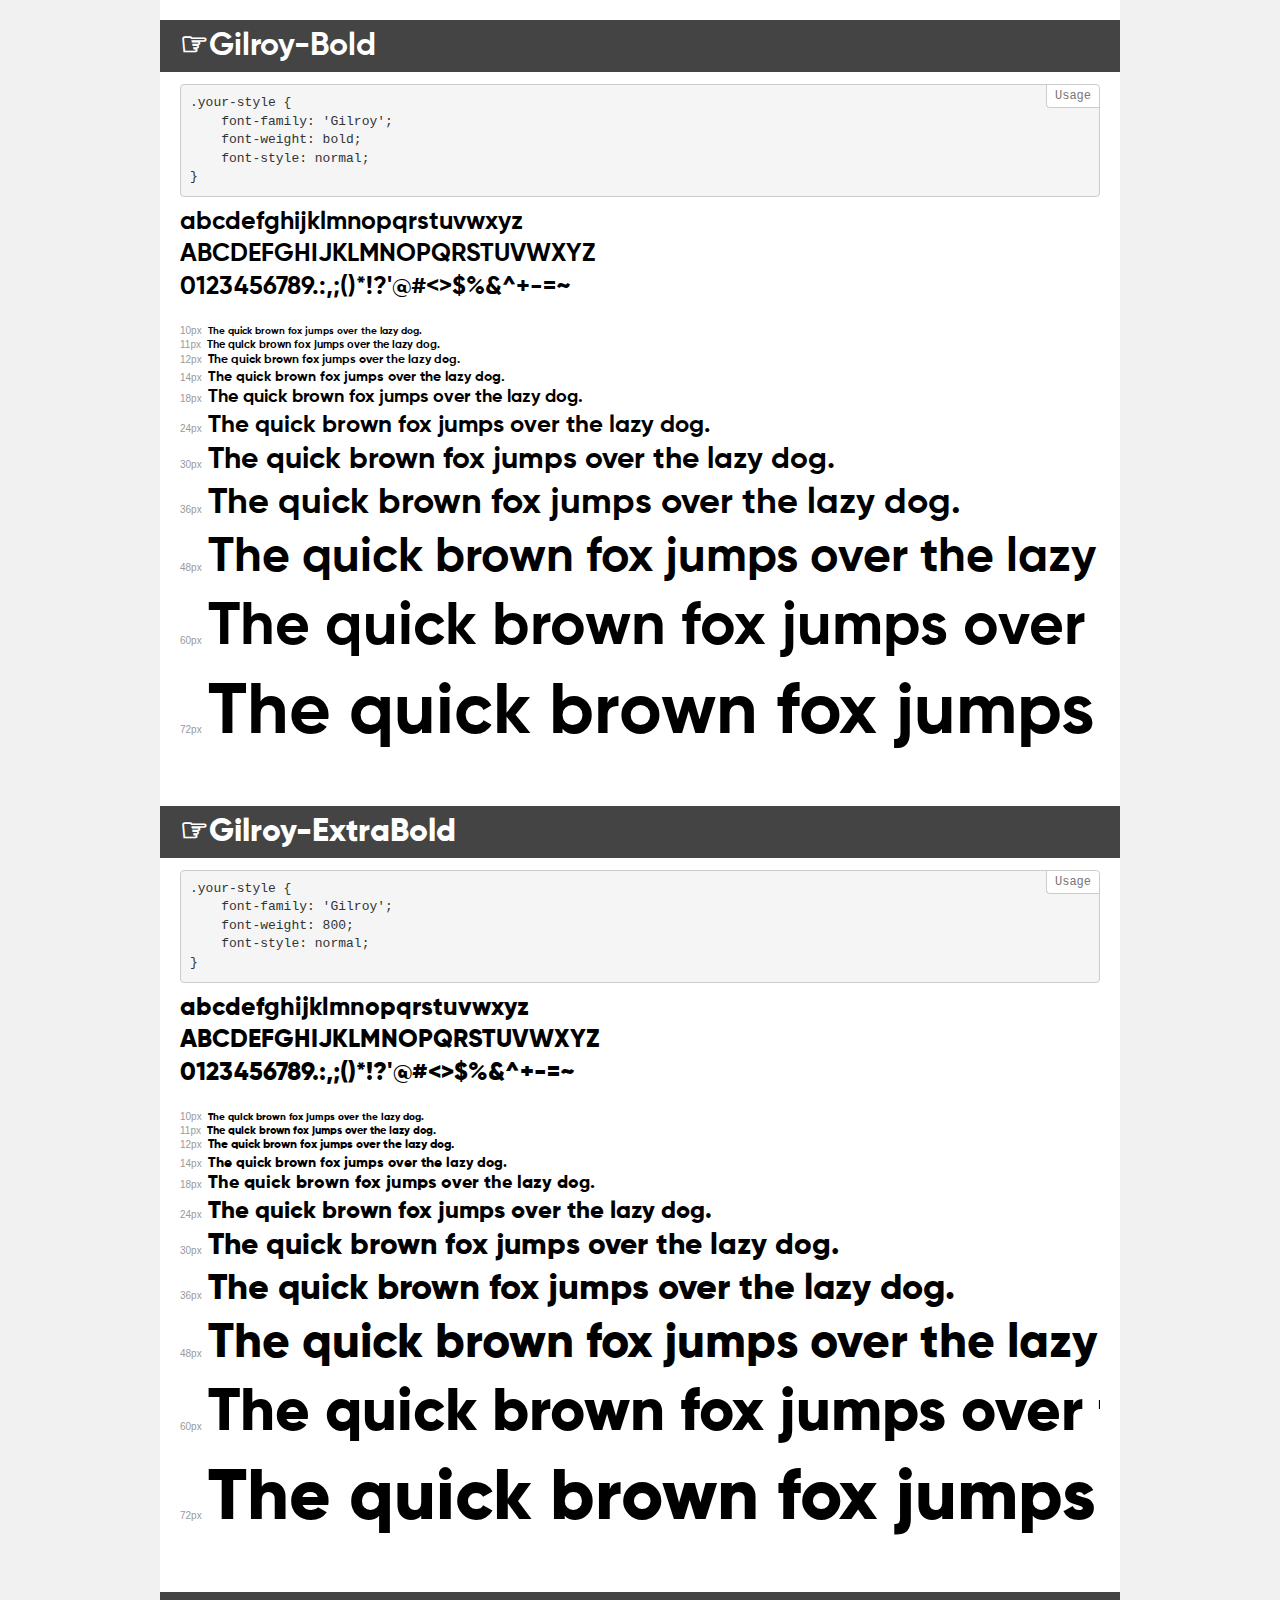
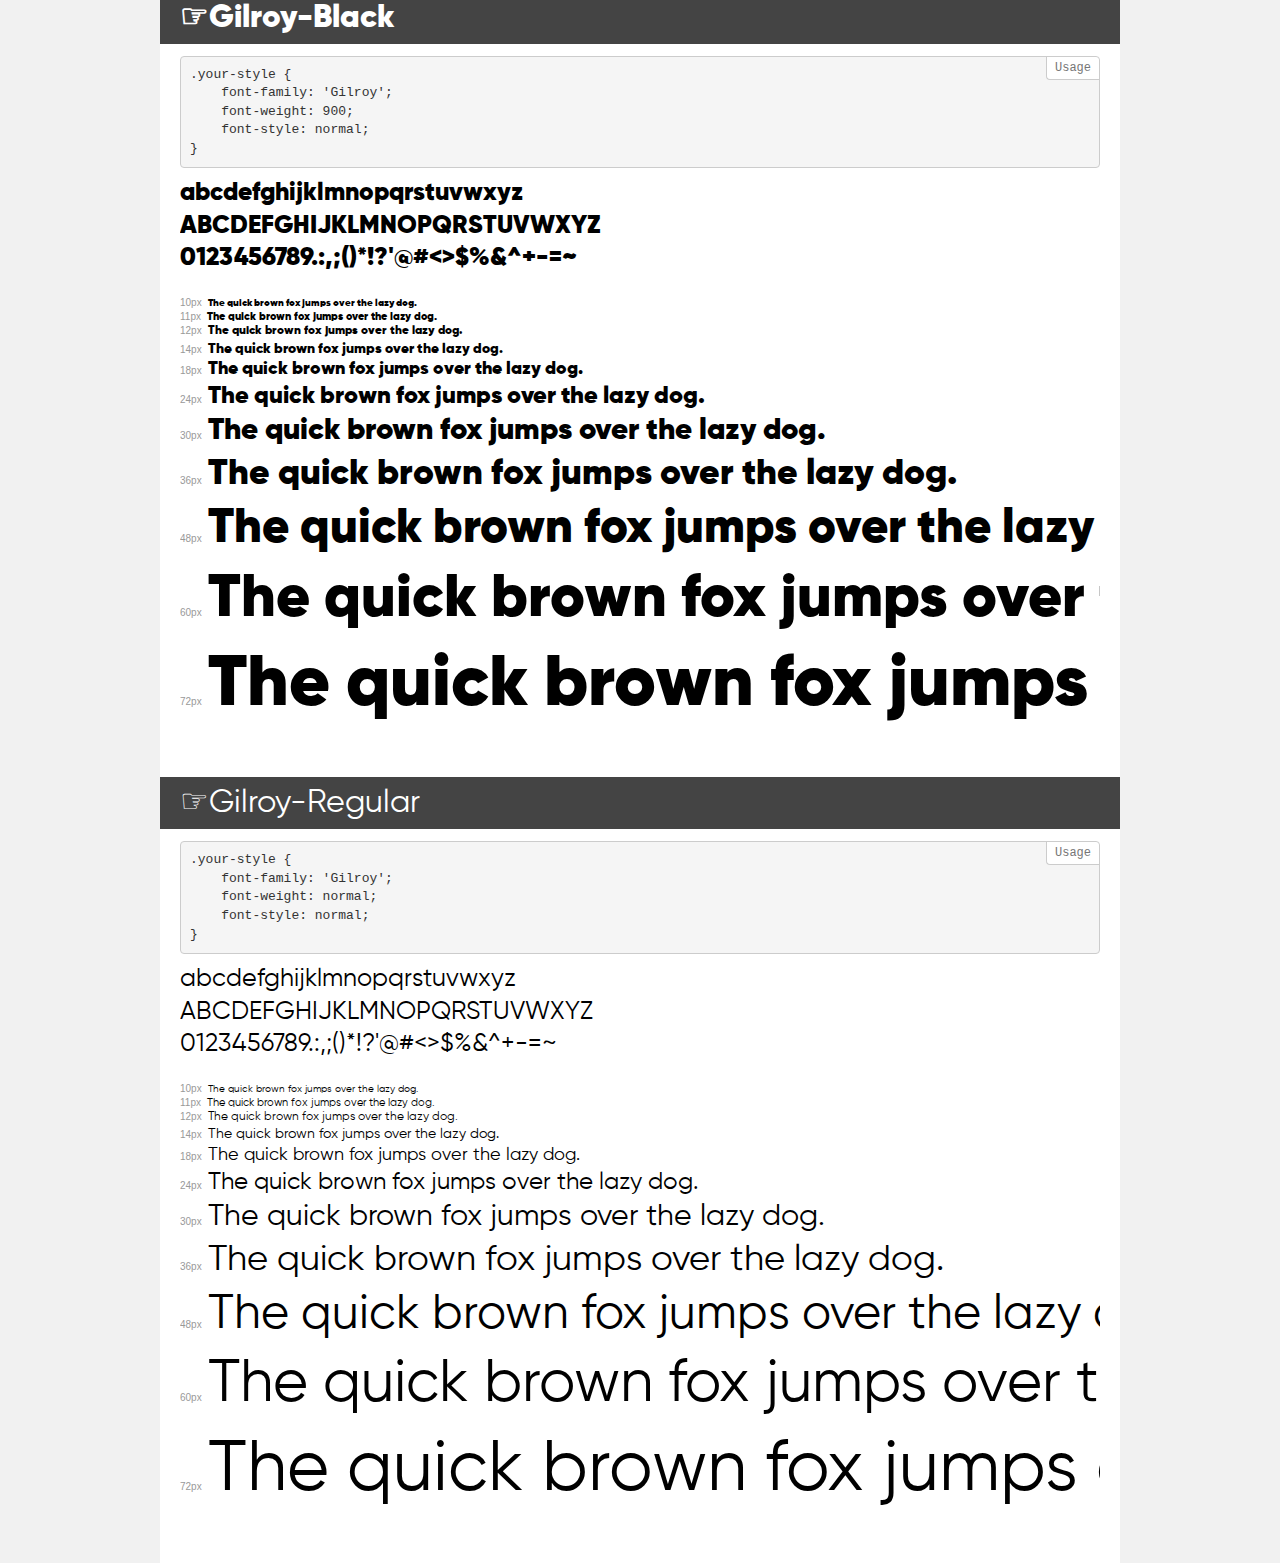
<file: font/demo.html>
<!DOCTYPE html>
<html>
<head>
    <meta charset="utf-8">
    <meta http-equiv="X-UA-Compatible" content="IE=edge">
    <meta name="viewport" content="width=device-width, initial-scale=1">
    <meta name="robots" content="noindex, noarchive">
    <meta name="format-detection" content="telephone=no">
    <title>Transfonter demo</title>
    <link href="stylesheet.css" rel="stylesheet">
    <style>
        /*
        http://meyerweb.com/eric/tools/css/reset/
        v2.0 | 20110126
        License: none (public domain)
        */
        html, body, div, span, applet, object, iframe,
        h1, h2, h3, h4, h5, h6, p, blockquote, pre,
        a, abbr, acronym, address, big, cite, code,
        del, dfn, em, img, ins, kbd, q, s, samp,
        small, strike, strong, sub, sup, tt, var,
        b, u, i, center,
        dl, dt, dd, ol, ul, li,
        fieldset, form, label, legend,
        table, caption, tbody, tfoot, thead, tr, th, td,
        article, aside, canvas, details, embed,
        figure, figcaption, footer, header, hgroup,
        menu, nav, output, ruby, section, summary,
        time, mark, audio, video {
            margin: 0;
            padding: 0;
            border: 0;
            font-size: 100%;
            font: inherit;
            vertical-align: baseline;
        }
        /* HTML5 display-role reset for older browsers */
        article, aside, details, figcaption, figure,
        footer, header, hgroup, menu, nav, section {
            display: block;
        }
        body {
            line-height: 1;
        }
        ol, ul {
            list-style: none;
        }
        blockquote, q {
            quotes: none;
        }
        blockquote:before, blockquote:after,
        q:before, q:after {
            content: '';
            content: none;
        }
        table {
            border-collapse: collapse;
            border-spacing: 0;
        }
        /* common styles */
        body {
            background: #f1f1f1;
            color: #000;
        }
        .page {
            background: #fff;
            width: 920px;
            margin: 0 auto;
            padding: 20px 20px 0 20px;
            overflow: hidden;
        }
        .font-container {
            overflow-x: auto;
            overflow-y: hidden;
            margin-bottom: 40px;
            line-height: 1.3;
            white-space: nowrap;
            padding-bottom: 5px;
        }
        h1 {
            position: relative;
            background: #444;
            font-size: 32px;
            color: #fff;
            padding: 10px 20px;
            margin: 0 -20px 12px -20px;
        }
        .letters {
            font-size: 25px;
            margin-bottom: 20px;
        }
        .s10:before {
            content: '10px';
        }
        .s11:before {
            content: '11px';
        }
        .s12:before {
            content: '12px';
        }
        .s14:before {
            content: '14px';
        }
        .s18:before {
            content: '18px';
        }
        .s24:before {
            content: '24px';
        }
        .s30:before {
            content: '30px';
        }
        .s36:before {
            content: '36px';
        }
        .s48:before {
            content: '48px';
        }
        .s60:before {
            content: '60px';
        }
        .s72:before {
            content: '72px';
        }
        .s10:before, .s11:before, .s12:before, .s14:before,
        .s18:before, .s24:before, .s30:before, .s36:before,
        .s48:before, .s60:before, .s72:before {
            font-family: Arial, sans-serif;
            font-size: 10px;
            font-weight: normal;
            font-style: normal;
            color: #999;
            padding-right: 6px;
        }
        pre {
            display: block;
            position: relative;
            padding: 9px;
            margin: 0 0 10px;
            font-family: Monaco, Menlo, Consolas, "Courier New", monospace !important;
            font-size: 13px;
            line-height: 1.428571429;
            color: #333;
            font-weight: normal !important;
            font-style: normal !important;
            background-color: #f5f5f5;
            border: 1px solid #ccc;
            overflow-x: auto;
            border-radius: 4px;
        }
        pre:after {
            display: block;
            position: absolute;
            right: 0;
            top: 0;
            content: 'Usage';
            line-height: 1;
            padding: 5px 8px;
            font-size: 12px;
            color: #767676;
            background-color: #fff;
            border: 1px solid #ccc;
            border-right: none;
            border-top: none;
            border-radius: 0 4px 0 4px;
            z-index: 10;
        }
        /* responsive */
        @media (max-width: 959px) {
            .page {
                width: auto;
                margin: 0;
            }
        }
    </style>
</head>
<body>
<div class="page">
    <div class="demo" style="font-family: 'Gilroy'; font-weight: bold; font-style: normal;">
        <h1>☞Gilroy-Bold</h1>
        <pre>.your-style {
    font-family: 'Gilroy';
    font-weight: bold;
    font-style: normal;
}</pre>
        <div class="font-container">
            <p class="letters">
                abcdefghijklmnopqrstuvwxyz<br>
ABCDEFGHIJKLMNOPQRSTUVWXYZ<br>
                0123456789.:,;()*!?'@#<>$%&^+-=~
            </p>
            <p class="s10" style="font-size: 10px;">The quick brown fox jumps over the lazy dog.</p>
            <p class="s11" style="font-size: 11px;">The quick brown fox jumps over the lazy dog.</p>
            <p class="s12" style="font-size: 12px;">The quick brown fox jumps over the lazy dog.</p>
            <p class="s14" style="font-size: 14px;">The quick brown fox jumps over the lazy dog.</p>
            <p class="s18" style="font-size: 18px;">The quick brown fox jumps over the lazy dog.</p>
            <p class="s24" style="font-size: 24px;">The quick brown fox jumps over the lazy dog.</p>
            <p class="s30" style="font-size: 30px;">The quick brown fox jumps over the lazy dog.</p>
            <p class="s36" style="font-size: 36px;">The quick brown fox jumps over the lazy dog.</p>
            <p class="s48" style="font-size: 48px;">The quick brown fox jumps over the lazy dog.</p>
            <p class="s60" style="font-size: 60px;">The quick brown fox jumps over the lazy dog.</p>
            <p class="s72" style="font-size: 72px;">The quick brown fox jumps over the lazy dog.</p>
        </div>
    </div>
    <div class="demo" style="font-family: 'Gilroy'; font-weight: 800; font-style: normal;">
        <h1>☞Gilroy-ExtraBold</h1>
        <pre>.your-style {
    font-family: 'Gilroy';
    font-weight: 800;
    font-style: normal;
}</pre>
        <div class="font-container">
            <p class="letters">
                abcdefghijklmnopqrstuvwxyz<br>
ABCDEFGHIJKLMNOPQRSTUVWXYZ<br>
                0123456789.:,;()*!?'@#<>$%&^+-=~
            </p>
            <p class="s10" style="font-size: 10px;">The quick brown fox jumps over the lazy dog.</p>
            <p class="s11" style="font-size: 11px;">The quick brown fox jumps over the lazy dog.</p>
            <p class="s12" style="font-size: 12px;">The quick brown fox jumps over the lazy dog.</p>
            <p class="s14" style="font-size: 14px;">The quick brown fox jumps over the lazy dog.</p>
            <p class="s18" style="font-size: 18px;">The quick brown fox jumps over the lazy dog.</p>
            <p class="s24" style="font-size: 24px;">The quick brown fox jumps over the lazy dog.</p>
            <p class="s30" style="font-size: 30px;">The quick brown fox jumps over the lazy dog.</p>
            <p class="s36" style="font-size: 36px;">The quick brown fox jumps over the lazy dog.</p>
            <p class="s48" style="font-size: 48px;">The quick brown fox jumps over the lazy dog.</p>
            <p class="s60" style="font-size: 60px;">The quick brown fox jumps over the lazy dog.</p>
            <p class="s72" style="font-size: 72px;">The quick brown fox jumps over the lazy dog.</p>
        </div>
    </div>
    <div class="demo" style="font-family: 'Gilroy'; font-weight: 900; font-style: normal;">
        <h1>☞Gilroy-Black</h1>
        <pre>.your-style {
    font-family: 'Gilroy';
    font-weight: 900;
    font-style: normal;
}</pre>
        <div class="font-container">
            <p class="letters">
                abcdefghijklmnopqrstuvwxyz<br>
ABCDEFGHIJKLMNOPQRSTUVWXYZ<br>
                0123456789.:,;()*!?'@#<>$%&^+-=~
            </p>
            <p class="s10" style="font-size: 10px;">The quick brown fox jumps over the lazy dog.</p>
            <p class="s11" style="font-size: 11px;">The quick brown fox jumps over the lazy dog.</p>
            <p class="s12" style="font-size: 12px;">The quick brown fox jumps over the lazy dog.</p>
            <p class="s14" style="font-size: 14px;">The quick brown fox jumps over the lazy dog.</p>
            <p class="s18" style="font-size: 18px;">The quick brown fox jumps over the lazy dog.</p>
            <p class="s24" style="font-size: 24px;">The quick brown fox jumps over the lazy dog.</p>
            <p class="s30" style="font-size: 30px;">The quick brown fox jumps over the lazy dog.</p>
            <p class="s36" style="font-size: 36px;">The quick brown fox jumps over the lazy dog.</p>
            <p class="s48" style="font-size: 48px;">The quick brown fox jumps over the lazy dog.</p>
            <p class="s60" style="font-size: 60px;">The quick brown fox jumps over the lazy dog.</p>
            <p class="s72" style="font-size: 72px;">The quick brown fox jumps over the lazy dog.</p>
        </div>
    </div>
    <div class="demo" style="font-family: 'Gilroy'; font-weight: normal; font-style: normal;">
        <h1>☞Gilroy-Regular</h1>
        <pre>.your-style {
    font-family: 'Gilroy';
    font-weight: normal;
    font-style: normal;
}</pre>
        <div class="font-container">
            <p class="letters">
                abcdefghijklmnopqrstuvwxyz<br>
ABCDEFGHIJKLMNOPQRSTUVWXYZ<br>
                0123456789.:,;()*!?'@#<>$%&^+-=~
            </p>
            <p class="s10" style="font-size: 10px;">The quick brown fox jumps over the lazy dog.</p>
            <p class="s11" style="font-size: 11px;">The quick brown fox jumps over the lazy dog.</p>
            <p class="s12" style="font-size: 12px;">The quick brown fox jumps over the lazy dog.</p>
            <p class="s14" style="font-size: 14px;">The quick brown fox jumps over the lazy dog.</p>
            <p class="s18" style="font-size: 18px;">The quick brown fox jumps over the lazy dog.</p>
            <p class="s24" style="font-size: 24px;">The quick brown fox jumps over the lazy dog.</p>
            <p class="s30" style="font-size: 30px;">The quick brown fox jumps over the lazy dog.</p>
            <p class="s36" style="font-size: 36px;">The quick brown fox jumps over the lazy dog.</p>
            <p class="s48" style="font-size: 48px;">The quick brown fox jumps over the lazy dog.</p>
            <p class="s60" style="font-size: 60px;">The quick brown fox jumps over the lazy dog.</p>
            <p class="s72" style="font-size: 72px;">The quick brown fox jumps over the lazy dog.</p>
        </div>
    </div>
</div>
</body>
</html>
</file>
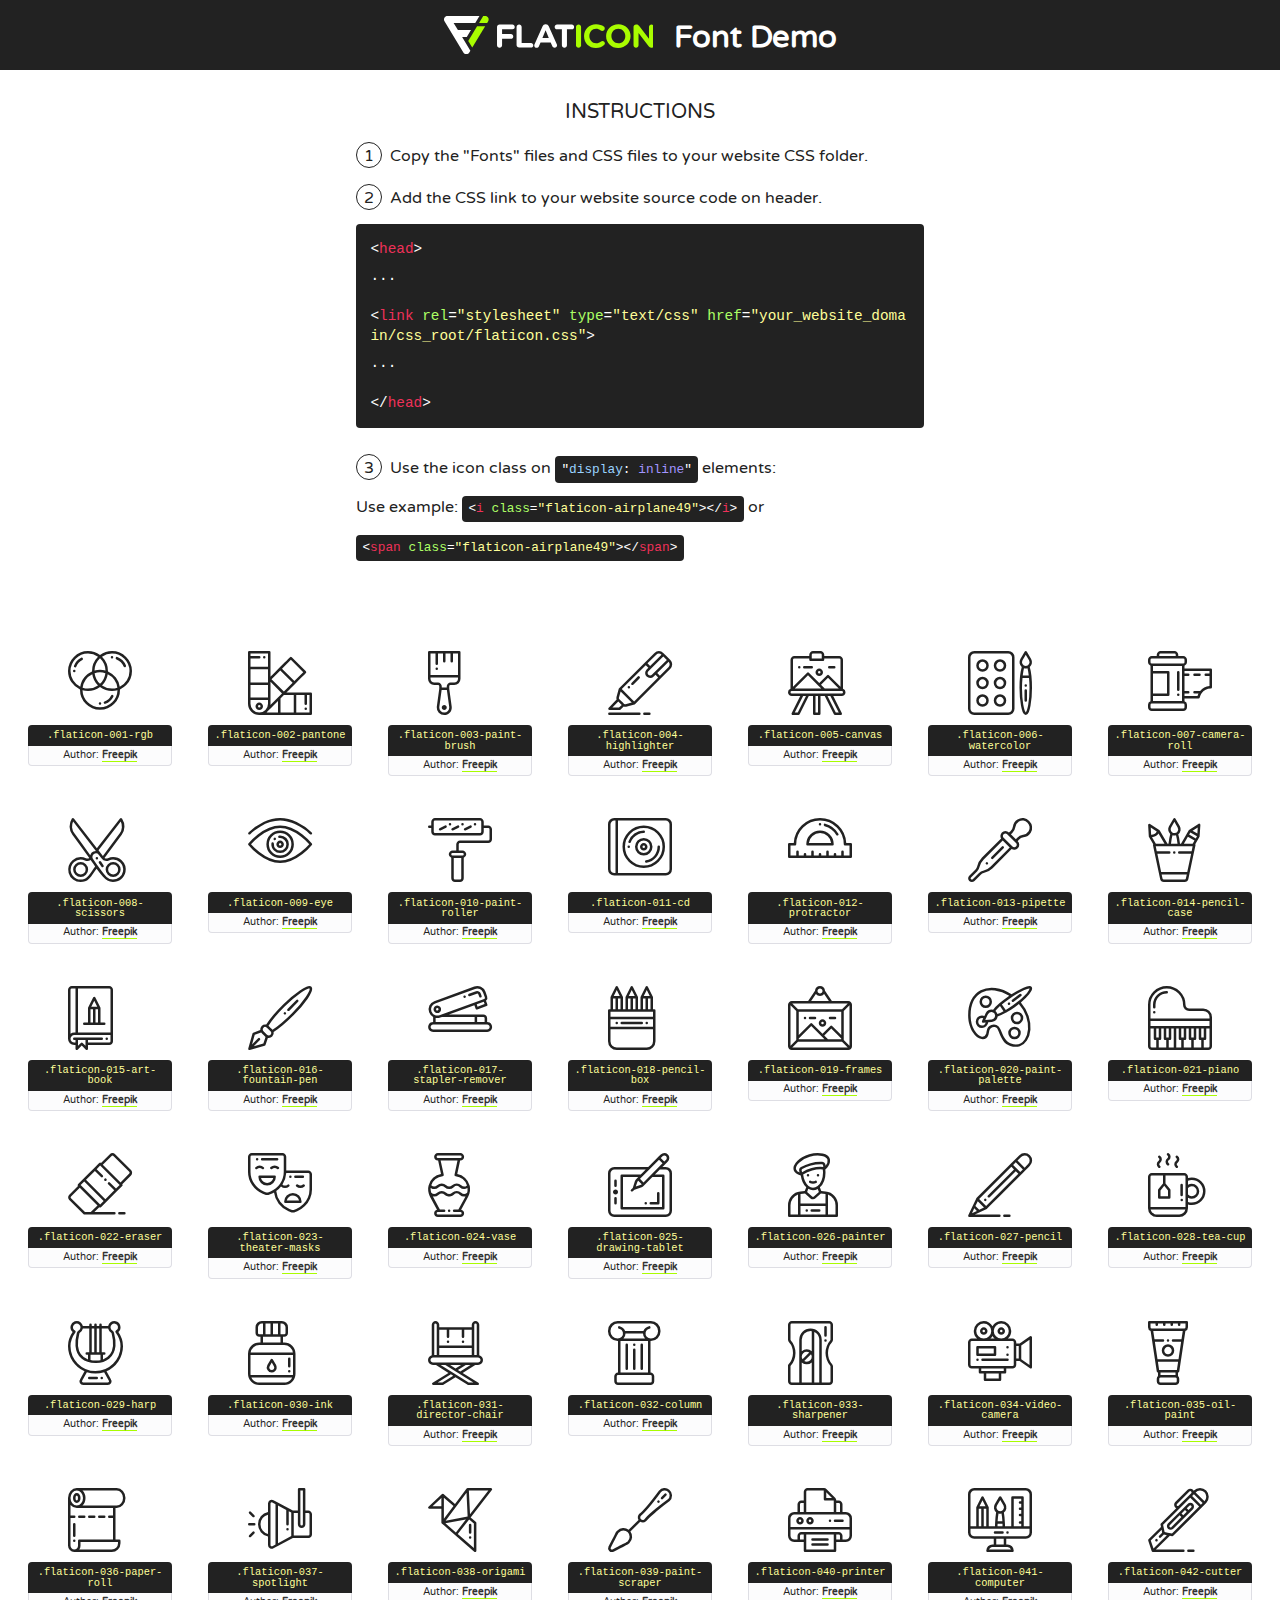
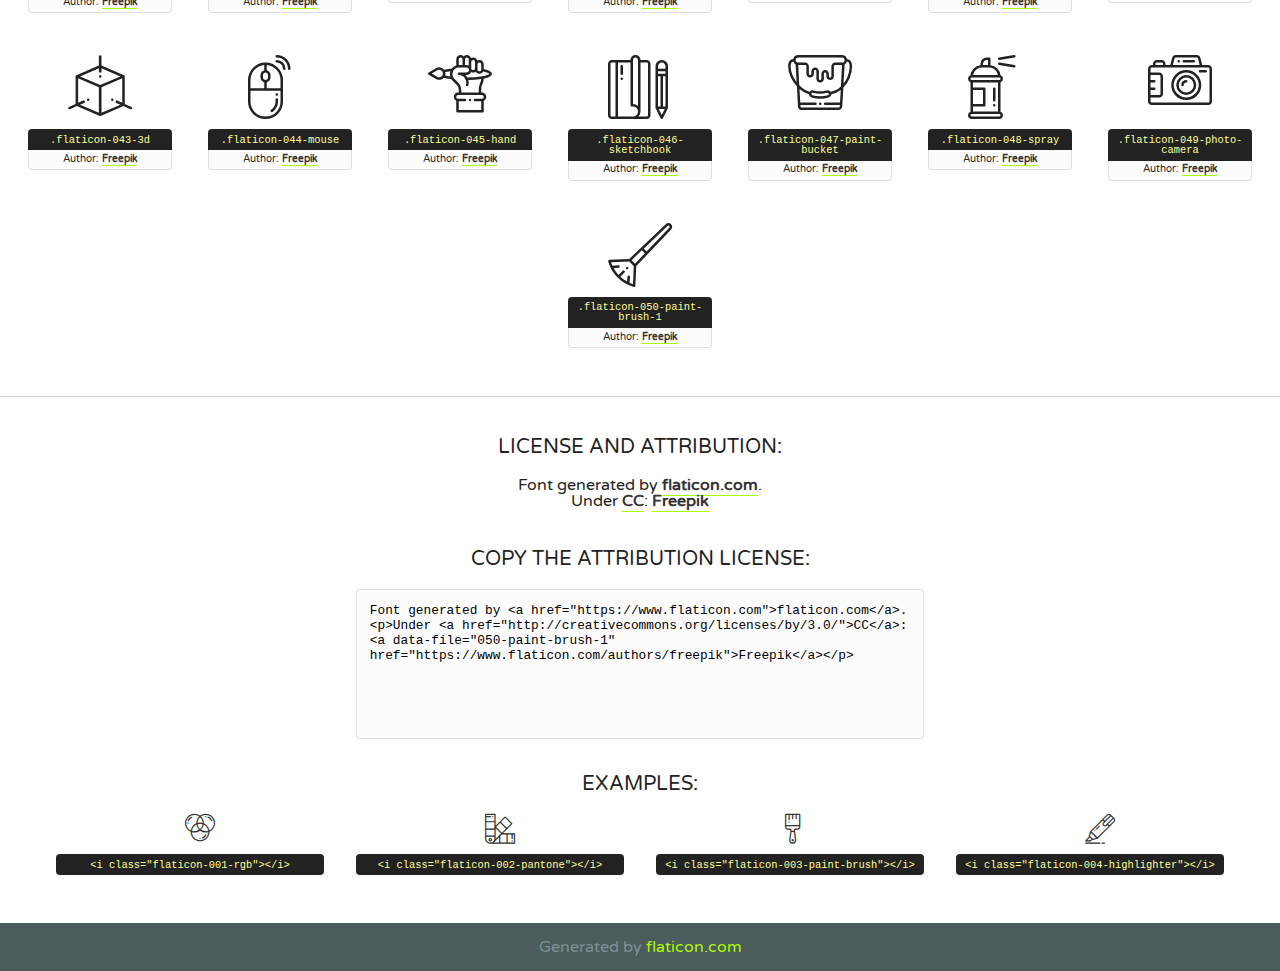
<file: icon-fonts/flat-icon/flaticon.html>
<!DOCTYPE html>
<!--
  Flaticon icon font: Flaticon
  Creation date: 14/08/2018 11:11
-->
<html>
<!DOCTYPE html>
<html>

<head>
    <title>Flaticon WebFont</title>
    <link href="http://fonts.googleapis.com/css?family=Varela+Round" rel="stylesheet" type="text/css" />
    <link rel="stylesheet" type="text/css" href="flaticon.css">
    <meta charset="UTF-8">
    <style>
    html, body, div, span, applet, object, iframe,
    h1, h2, h3, h4, h5, h6, p, blockquote, pre,
    a, abbr, acronym, address, big, cite, code,
    del, dfn, em, img, ins, kbd, q, s, samp,
    small, strike, strong, sub, sup, tt, var,
    b, u, i, center,
    dl, dt, dd, ol, ul, li,
    fieldset, form, label, legend,
    table, caption, tbody, tfoot, thead, tr, th, td,
    article, aside, canvas, details, embed, 
    figure, figcaption, footer, header, hgroup, 
    menu, nav, output, ruby, section, summary,
    time, mark, audio, video {
        margin: 0;
        padding: 0;
        border: 0;
        font-size: 100%;
        font: inherit;
        vertical-align: baseline;
    }
    /* HTML5 display-role reset for older browsers */
    article, aside, details, figcaption, figure, 
    footer, header, hgroup, menu, nav, section {
        display: block;
    }
    body {
        line-height: 1;
    }
    ol, ul {
        list-style: none;
    }
    blockquote, q {
        quotes: none;
    }
    blockquote:before, blockquote:after,
    q:before, q:after {
        content: '';
        content: none;
    }
    table {
        border-collapse: collapse;
        border-spacing: 0;
    }
    body {
        font-family: 'Varela Round', Helvetica, Arial, sans-serif;
        font-size: 16px;
        color: #222;
    }
    a {
        color: #333;
        border-bottom: 1px solid #a9fd00;
        font-weight: bold;
        text-decoration: none;
    }
    * {
        -moz-box-sizing: border-box;
        -webkit-box-sizing: border-box;
        box-sizing: border-box;
        margin: 0;
        padding: 0;
    }
    [class^="flaticon-"]:before, [class*=" flaticon-"]:before, [class^="flaticon-"]:after, [class*=" flaticon-"]:after {
        font-family: Flaticon;
        font-size: 30px;
        font-style: normal;
        margin-left: 20px;
        color: #333;
    }
    .wrapper {
        max-width: 600px;
        margin: auto;
        padding: 0 1em;
    }
    .title {
        font-size: 1.25em;
        text-align: center;
        margin-bottom: 1em;
        text-transform: uppercase;
    }
    header {
        text-align: center;
        background-color: #222;
        color: #fff;
        padding: 1em;
    }
    header .logo {
        width: 210px;
        height: 38px;
        display: inline-block;
        vertical-align: middle;
        margin-right: 1em;
        border: none;
    }
    header strong {
        font-size: 1.95em;
        font-weight: bold;
        vertical-align: middle;
        margin-top: 5px;
        display: inline-block;
    }
    .demo {
        margin: 2em auto;
        line-height: 1.25em;
    }
    .demo ul li {
        margin-bottom: 1em;
    }
    .demo ul li .num {
        color: #222;
        border-radius: 20px;
        display: inline-block;
        width: 26px;
        padding: 3px;
        height: 26px;
        text-align: center;
        margin-right: 0.5em;
        border: 1px solid #222;
    }
    .demo ul li code {
        background-color: #222;
        border-radius: 4px;
        padding: 0.25em 0.5em;
        display: inline-block;
        color: #fff;
        font-family: Consolas,Monaco,Lucida Console,Liberation Mono,DejaVu Sans Mono,Bitstream Vera Sans Mono,Courier New, monospace;
        font-weight: lighter;
        margin-top: 1em;
        font-size: 0.8em;
        word-break: break-all;
    }
    .demo ul li code.big {
        padding: 1em;
        font-size: 0.9em;
    }
    .demo ul li code .red {
        color: #EF3159;
    }
    .demo ul li code .green {
        color: #ACFF65;
    }
    .demo ul li code .yellow {
        color: #FFFF99;
    }
    .demo ul li code .blue {
        color: #99D3FF;
    }
    .demo ul li code .purple {
        color: #A295FF;
    }
    .demo ul li code .dots {
        margin-top: 0.5em;
        display: block;
    }
    #glyphs {
        border-bottom: 1px solid #ccc;
        padding: 2em 0;
        text-align: center;
    }
    .glyph {
        display: inline-block;
        width: 9em;
        margin: 1em;
        text-align: center;
        vertical-align: top;
        background: #FFF;
    }
    .glyph .glyph-icon {
        padding: 10px;
        display: block;
        font-family:"Flaticon";
        font-size: 64px;
        line-height: 1;
    }
    .glyph .glyph-icon:before {
        font-size: 64px;
        color: #222;
        margin-left: 0;
    }
    .class-name {
        font-size: 0.65em;
        background-color: #222;
        color: #fff;
        border-radius: 4px 4px 0 0;
        padding: 0.5em;
        color: #FFFF99;
        font-family: Consolas,Monaco,Lucida Console,Liberation Mono,DejaVu Sans Mono,Bitstream Vera Sans Mono,Courier New, monospace;
    }
    .author-name {
        font-size: 0.6em;
        background-color: #fcfcfd;
        border: 1px solid #DEDEE4;
        border-top: 0;
        border-radius: 0 0 4px 4px;
        padding: 0.5em;
    }
    .class-name:last-child {
        font-size: 10px;
        color:#888;
    }
    .class-name:last-child a {
        font-size: 10px;
        color:#555;
    }
    .class-name:last-child a:hover {
        color:#a9fd00;
    }
    .glyph > input {
        display: block;
        width: 100px;
        margin: 5px auto;
        text-align: center;
        font-size: 12px;
        cursor: text;
    }
    .glyph > input.icon-input {
        font-family:"Flaticon";
        font-size: 16px;
        margin-bottom: 10px;
    }
    .attribution .title {
        margin-top: 2em;
    }
    .attribution textarea {
        background-color: #fcfcfd;
        padding: 1em;
        border: none;
        box-shadow: none;
        border: 1px solid #DEDEE4;
        border-radius: 4px;
        resize: none;
        width: 100%;
        height: 150px;
        font-size: 0.8em;
        font-family: Consolas,Monaco,Lucida Console,Liberation Mono,DejaVu Sans Mono,Bitstream Vera Sans Mono,Courier New, monospace;
        -webkit-appearance: none;
    }
    .iconsuse {
        margin: 2em auto;
        text-align: center;
        max-width: 1200px;
    }
    .iconsuse:after {
        content: '';
        display: table;
        clear: both;
    }
    .iconsuse .image {
        float: left;
        width: 25%;
        padding: 0 1em;
    }
    .iconsuse .image p {
        margin-bottom: 1em;
    }
    .iconsuse .image span {
        display: block;
        font-size: 0.65em;
        background-color: #222;
        color: #fff;
        border-radius: 4px;
        padding: 0.5em;
        color: #FFFF99;
        margin-top: 1em;
        font-family: Consolas,Monaco,Lucida Console,Liberation Mono,DejaVu Sans Mono,Bitstream Vera Sans Mono,Courier New, monospace;
    }
    #footer {
        text-align: center;
        background-color: #4C5B5C;
        color: #7c9192;
        padding: 1em;
    }
    #footer a {
        border: none;
        color: #a9fd00;
        font-weight: normal;
    }
    @media (max-width: 960px) {
        .iconsuse .image {
            width: 50%;
        }
    }
    @media (max-width: 560px) {
        .iconsuse .image {
            width: 100%;
        }
    }
    </style>
</head>

<body class="characters-off">

    <header>
        <a href="https://www.flaticon.com" target="_blank" class="logo">
            <svg version="1.1" xmlns="http://www.w3.org/2000/svg" xmlns:xlink="http://www.w3.org/1999/xlink" xmlns:a="http://ns.adobe.com/AdobeSVGViewerExtensions/3.0/" viewBox="0 0 560.875 102.036" enable-background="new 0 0 560.875 102.036" xml:space="preserve">
                <defs>
                </defs>
                <g>
                    <g class="letters">
                        <path fill="#ffffff" d="M141.596,29.675c0-3.777,2.985-6.767,6.764-6.767h34.438c3.426,0,6.15,2.728,6.15,6.15
                        c0,3.43-2.724,6.149-6.15,6.149h-27.674v13.091h23.719c3.429,0,6.151,2.724,6.151,6.15c0,3.43-2.723,6.149-6.151,6.149h-23.719
                        v17.574c0,3.773-2.986,6.761-6.764,6.761c-3.779,0-6.764-2.989-6.764-6.761V29.675z"></path>
                        <path fill="#ffffff" d="M193.844,29.149c0-3.781,2.985-6.767,6.764-6.767c3.776,0,6.763,2.985,6.763,6.767v42.957h25.039
                        c3.426,0,6.149,2.726,6.149,6.153c0,3.425-2.723,6.15-6.149,6.15h-31.802c-3.779,0-6.764-2.986-6.764-6.768V29.149z"></path>
                        <path fill="#ffffff" d="M241.891,75.71l21.438-48.407c1.492-3.341,4.215-5.357,7.906-5.357h0.792
                        c3.686,0,6.323,2.017,7.815,5.357l21.439,48.407c0.436,0.967,0.701,1.845,0.701,2.723c0,3.602-2.809,6.501-6.414,6.501
                        c-3.161,0-5.269-1.845-6.499-4.655l-4.132-9.661h-27.059l-4.301,10.102c-1.144,2.631-3.426,4.214-6.237,4.214
                        c-3.517,0-6.24-2.81-6.24-6.325C241.1,77.64,241.451,76.677,241.891,75.71z M279.932,58.666l-8.521-20.297l-8.526,20.297H279.932
                        z"></path>
                        <path fill="#ffffff" d="M314.864,35.387H301.86c-3.429,0-6.239-2.813-6.239-6.238c0-3.429,2.811-6.24,6.239-6.24h39.533
                        c3.426,0,6.237,2.811,6.237,6.24c0,3.425-2.811,6.238-6.237,6.238h-13.001v42.785c0,3.773-2.99,6.761-6.764,6.761
                        c-3.779,0-6.764-2.989-6.764-6.761V35.387z"></path>
                        <path fill="#A9FD00" d="M352.615,29.149c0-3.781,2.985-6.767,6.767-6.767c3.774,0,6.761,2.985,6.761,6.767v49.024
                        c0,3.773-2.987,6.761-6.761,6.761c-3.781,0-6.767-2.989-6.767-6.761V29.149z"></path>
                        <path fill="#A9FD00" d="M374.132,53.836v-0.179c0-17.481,13.178-31.801,32.065-31.801c9.22,0,15.459,2.458,20.557,6.238
                        c1.402,1.054,2.637,2.985,2.637,5.357c0,3.692-2.985,6.59-6.681,6.59c-1.845,0-3.071-0.702-4.044-1.319
                        c-3.776-2.813-7.729-4.393-12.562-4.393c-10.364,0-17.831,8.611-17.831,19.154v0.173c0,10.542,7.291,19.329,17.831,19.329
                        c5.715,0,9.492-1.756,13.359-4.834c1.049-0.874,2.458-1.491,4.039-1.491c3.429,0,6.325,2.813,6.325,6.236
                        c0,2.106-1.056,3.78-2.282,4.834c-5.539,4.834-12.036,7.733-21.878,7.733C387.572,85.464,374.132,71.493,374.132,53.836z"></path>
                        <path fill="#A9FD00" d="M433.009,53.836v-0.179c0-17.481,13.79-31.801,32.766-31.801c18.981,0,32.592,14.143,32.592,31.628v0.173
                        c0,17.483-13.785,31.807-32.769,31.807C446.625,85.464,433.009,71.32,433.009,53.836z M484.224,53.836v-0.179
                        c0-10.539-7.725-19.326-18.626-19.326c-10.893,0-18.449,8.611-18.449,19.154v0.173c0,10.542,7.73,19.329,18.626,19.329
                        C476.676,72.986,484.224,64.378,484.224,53.836z"></path>
                        <path fill="#A9FD00" d="M506.233,29.321c0-3.774,2.99-6.763,6.767-6.763h1.401c3.252,0,5.183,1.583,7.029,3.953l26.093,34.265
                        V29.059c0-3.692,2.99-6.677,6.681-6.677c3.683,0,6.671,2.985,6.671,6.677v48.934c0,3.78-2.987,6.765-6.764,6.765h-0.436
                        c-3.257,0-5.188-1.581-7.034-3.953l-27.056-35.492v32.944c0,3.687-2.985,6.676-6.678,6.676c-3.683,0-6.673-2.989-6.673-6.676
                        V29.321z"></path>
                    </g>
                    <g class="insignia">
                        <path fill="#ffffff" d="M48.372,56.137h12.517l11.156-18.537H37.186L25.688,18.539h57.825L94.668,0H9.271
                        C5.925,0,2.842,1.801,1.198,4.716c-1.644,2.907-1.593,6.482,0.134,9.343l50.38,83.501c1.678,2.781,4.689,4.476,7.938,4.476
                        c3.246,0,6.257-1.695,7.935-4.476l2.898-4.804L48.372,56.137z"></path>
                        <g class="i">
                            <path fill="#A9FD00" d="M93.575,18.539h0.031v0.004l21.652,0.004l2.705-4.488c1.727-2.861,1.778-6.436,0.133-9.343
                            C116.454,1.801,113.371,0,110.026,0h-5.294L93.575,18.539z"></path>
                            <polygon fill="#A9FD00" points="88.291,27.356 64.725,66.486 75.519,84.404 109.942,27.356"></polygon>
                        </g>
                    </g>
                </g>
            </svg>
        </a>
        <strong>Font Demo</strong>
    </header>


    <section class="demo wrapper">

        <p class="title">Instructions</p>

        <ul>
            <li>
                <span class="num">1</span>Copy the "Fonts" files and CSS files to your website CSS folder.
            </li>
            <li>
                <span class="num">2</span>Add the CSS link to your website source code on header.
                <code class="big">
                    &lt;<span class="red">head</span>&gt;
                    <br/><span class="dots">...</span>
                    <br/>&lt;<span class="red">link</span> <span class="green">rel</span>=<span class="yellow">"stylesheet"</span> <span class="green">type</span>=<span class="yellow">"text/css"</span> <span class="green">href</span>=<span class="yellow">"your_website_domain/css_root/flaticon.css"</span>&gt;
                    <br/><span class="dots">...</span>
                    <br/>&lt;/<span class="red">head</span>&gt;
                </code>
            </li>

            <li>
                <p>
                    <span class="num">3</span>Use the icon class on <code>"<span class="blue">display</span>:<span class="purple"> inline</span>"</code> elements:
                    <br />
                    Use example: <code>&lt;<span class="red">i</span> <span class="green">class</span>=<span class="yellow">&quot;flaticon-airplane49&quot;</span>&gt;&lt;/<span class="red">i</span>&gt;</code> or <code>&lt;<span class="red">span</span> <span class="green">class</span>=<span class="yellow">&quot;flaticon-airplane49&quot;</span>&gt;&lt;/<span class="red">span</span>&gt;</code>
            </li>
        </ul>

    </section>




   <section id="glyphs">          
    
      
        <div class="glyph"><div class="glyph-icon flaticon-001-rgb"></div>
            <div class="class-name">.flaticon-001-rgb</div>
            <div class="author-name">Author: <a data-file="001-rgb" href="https://www.flaticon.com/authors/freepik">Freepik</a> </div> 
        </div>        
        
        <div class="glyph"><div class="glyph-icon flaticon-002-pantone"></div>
            <div class="class-name">.flaticon-002-pantone</div>
            <div class="author-name">Author: <a data-file="002-pantone" href="https://www.flaticon.com/authors/freepik">Freepik</a> </div> 
        </div>        
        
        <div class="glyph"><div class="glyph-icon flaticon-003-paint-brush"></div>
            <div class="class-name">.flaticon-003-paint-brush</div>
            <div class="author-name">Author: <a data-file="003-paint-brush" href="https://www.flaticon.com/authors/freepik">Freepik</a> </div> 
        </div>        
        
        <div class="glyph"><div class="glyph-icon flaticon-004-highlighter"></div>
            <div class="class-name">.flaticon-004-highlighter</div>
            <div class="author-name">Author: <a data-file="004-highlighter" href="https://www.flaticon.com/authors/freepik">Freepik</a> </div> 
        </div>        
        
        <div class="glyph"><div class="glyph-icon flaticon-005-canvas"></div>
            <div class="class-name">.flaticon-005-canvas</div>
            <div class="author-name">Author: <a data-file="005-canvas" href="https://www.flaticon.com/authors/freepik">Freepik</a> </div> 
        </div>        
        
        <div class="glyph"><div class="glyph-icon flaticon-006-watercolor"></div>
            <div class="class-name">.flaticon-006-watercolor</div>
            <div class="author-name">Author: <a data-file="006-watercolor" href="https://www.flaticon.com/authors/freepik">Freepik</a> </div> 
        </div>        
        
        <div class="glyph"><div class="glyph-icon flaticon-007-camera-roll"></div>
            <div class="class-name">.flaticon-007-camera-roll</div>
            <div class="author-name">Author: <a data-file="007-camera-roll" href="https://www.flaticon.com/authors/freepik">Freepik</a> </div> 
        </div>        
        
        <div class="glyph"><div class="glyph-icon flaticon-008-scissors"></div>
            <div class="class-name">.flaticon-008-scissors</div>
            <div class="author-name">Author: <a data-file="008-scissors" href="https://www.flaticon.com/authors/freepik">Freepik</a> </div> 
        </div>        
        
        <div class="glyph"><div class="glyph-icon flaticon-009-eye"></div>
            <div class="class-name">.flaticon-009-eye</div>
            <div class="author-name">Author: <a data-file="009-eye" href="https://www.flaticon.com/authors/freepik">Freepik</a> </div> 
        </div>        
        
        <div class="glyph"><div class="glyph-icon flaticon-010-paint-roller"></div>
            <div class="class-name">.flaticon-010-paint-roller</div>
            <div class="author-name">Author: <a data-file="010-paint-roller" href="https://www.flaticon.com/authors/freepik">Freepik</a> </div> 
        </div>        
        
        <div class="glyph"><div class="glyph-icon flaticon-011-cd"></div>
            <div class="class-name">.flaticon-011-cd</div>
            <div class="author-name">Author: <a data-file="011-cd" href="https://www.flaticon.com/authors/freepik">Freepik</a> </div> 
        </div>        
        
        <div class="glyph"><div class="glyph-icon flaticon-012-protractor"></div>
            <div class="class-name">.flaticon-012-protractor</div>
            <div class="author-name">Author: <a data-file="012-protractor" href="https://www.flaticon.com/authors/freepik">Freepik</a> </div> 
        </div>        
        
        <div class="glyph"><div class="glyph-icon flaticon-013-pipette"></div>
            <div class="class-name">.flaticon-013-pipette</div>
            <div class="author-name">Author: <a data-file="013-pipette" href="https://www.flaticon.com/authors/freepik">Freepik</a> </div> 
        </div>        
        
        <div class="glyph"><div class="glyph-icon flaticon-014-pencil-case"></div>
            <div class="class-name">.flaticon-014-pencil-case</div>
            <div class="author-name">Author: <a data-file="014-pencil-case" href="https://www.flaticon.com/authors/freepik">Freepik</a> </div> 
        </div>        
        
        <div class="glyph"><div class="glyph-icon flaticon-015-art-book"></div>
            <div class="class-name">.flaticon-015-art-book</div>
            <div class="author-name">Author: <a data-file="015-art-book" href="https://www.flaticon.com/authors/freepik">Freepik</a> </div> 
        </div>        
        
        <div class="glyph"><div class="glyph-icon flaticon-016-fountain-pen"></div>
            <div class="class-name">.flaticon-016-fountain-pen</div>
            <div class="author-name">Author: <a data-file="016-fountain-pen" href="https://www.flaticon.com/authors/freepik">Freepik</a> </div> 
        </div>        
        
        <div class="glyph"><div class="glyph-icon flaticon-017-stapler-remover"></div>
            <div class="class-name">.flaticon-017-stapler-remover</div>
            <div class="author-name">Author: <a data-file="017-stapler-remover" href="https://www.flaticon.com/authors/freepik">Freepik</a> </div> 
        </div>        
        
        <div class="glyph"><div class="glyph-icon flaticon-018-pencil-box"></div>
            <div class="class-name">.flaticon-018-pencil-box</div>
            <div class="author-name">Author: <a data-file="018-pencil-box" href="https://www.flaticon.com/authors/freepik">Freepik</a> </div> 
        </div>        
        
        <div class="glyph"><div class="glyph-icon flaticon-019-frames"></div>
            <div class="class-name">.flaticon-019-frames</div>
            <div class="author-name">Author: <a data-file="019-frames" href="https://www.flaticon.com/authors/freepik">Freepik</a> </div> 
        </div>        
        
        <div class="glyph"><div class="glyph-icon flaticon-020-paint-palette"></div>
            <div class="class-name">.flaticon-020-paint-palette</div>
            <div class="author-name">Author: <a data-file="020-paint-palette" href="https://www.flaticon.com/authors/freepik">Freepik</a> </div> 
        </div>        
        
        <div class="glyph"><div class="glyph-icon flaticon-021-piano"></div>
            <div class="class-name">.flaticon-021-piano</div>
            <div class="author-name">Author: <a data-file="021-piano" href="https://www.flaticon.com/authors/freepik">Freepik</a> </div> 
        </div>        
        
        <div class="glyph"><div class="glyph-icon flaticon-022-eraser"></div>
            <div class="class-name">.flaticon-022-eraser</div>
            <div class="author-name">Author: <a data-file="022-eraser" href="https://www.flaticon.com/authors/freepik">Freepik</a> </div> 
        </div>        
        
        <div class="glyph"><div class="glyph-icon flaticon-023-theater-masks"></div>
            <div class="class-name">.flaticon-023-theater-masks</div>
            <div class="author-name">Author: <a data-file="023-theater-masks" href="https://www.flaticon.com/authors/freepik">Freepik</a> </div> 
        </div>        
        
        <div class="glyph"><div class="glyph-icon flaticon-024-vase"></div>
            <div class="class-name">.flaticon-024-vase</div>
            <div class="author-name">Author: <a data-file="024-vase" href="https://www.flaticon.com/authors/freepik">Freepik</a> </div> 
        </div>        
        
        <div class="glyph"><div class="glyph-icon flaticon-025-drawing-tablet"></div>
            <div class="class-name">.flaticon-025-drawing-tablet</div>
            <div class="author-name">Author: <a data-file="025-drawing-tablet" href="https://www.flaticon.com/authors/freepik">Freepik</a> </div> 
        </div>        
        
        <div class="glyph"><div class="glyph-icon flaticon-026-painter"></div>
            <div class="class-name">.flaticon-026-painter</div>
            <div class="author-name">Author: <a data-file="026-painter" href="https://www.flaticon.com/authors/freepik">Freepik</a> </div> 
        </div>        
        
        <div class="glyph"><div class="glyph-icon flaticon-027-pencil"></div>
            <div class="class-name">.flaticon-027-pencil</div>
            <div class="author-name">Author: <a data-file="027-pencil" href="https://www.flaticon.com/authors/freepik">Freepik</a> </div> 
        </div>        
        
        <div class="glyph"><div class="glyph-icon flaticon-028-tea-cup"></div>
            <div class="class-name">.flaticon-028-tea-cup</div>
            <div class="author-name">Author: <a data-file="028-tea-cup" href="https://www.flaticon.com/authors/freepik">Freepik</a> </div> 
        </div>        
        
        <div class="glyph"><div class="glyph-icon flaticon-029-harp"></div>
            <div class="class-name">.flaticon-029-harp</div>
            <div class="author-name">Author: <a data-file="029-harp" href="https://www.flaticon.com/authors/freepik">Freepik</a> </div> 
        </div>        
        
        <div class="glyph"><div class="glyph-icon flaticon-030-ink"></div>
            <div class="class-name">.flaticon-030-ink</div>
            <div class="author-name">Author: <a data-file="030-ink" href="https://www.flaticon.com/authors/freepik">Freepik</a> </div> 
        </div>        
        
        <div class="glyph"><div class="glyph-icon flaticon-031-director-chair"></div>
            <div class="class-name">.flaticon-031-director-chair</div>
            <div class="author-name">Author: <a data-file="031-director-chair" href="https://www.flaticon.com/authors/freepik">Freepik</a> </div> 
        </div>        
        
        <div class="glyph"><div class="glyph-icon flaticon-032-column"></div>
            <div class="class-name">.flaticon-032-column</div>
            <div class="author-name">Author: <a data-file="032-column" href="https://www.flaticon.com/authors/freepik">Freepik</a> </div> 
        </div>        
        
        <div class="glyph"><div class="glyph-icon flaticon-033-sharpener"></div>
            <div class="class-name">.flaticon-033-sharpener</div>
            <div class="author-name">Author: <a data-file="033-sharpener" href="https://www.flaticon.com/authors/freepik">Freepik</a> </div> 
        </div>        
        
        <div class="glyph"><div class="glyph-icon flaticon-034-video-camera"></div>
            <div class="class-name">.flaticon-034-video-camera</div>
            <div class="author-name">Author: <a data-file="034-video-camera" href="https://www.flaticon.com/authors/freepik">Freepik</a> </div> 
        </div>        
        
        <div class="glyph"><div class="glyph-icon flaticon-035-oil-paint"></div>
            <div class="class-name">.flaticon-035-oil-paint</div>
            <div class="author-name">Author: <a data-file="035-oil-paint" href="https://www.flaticon.com/authors/freepik">Freepik</a> </div> 
        </div>        
        
        <div class="glyph"><div class="glyph-icon flaticon-036-paper-roll"></div>
            <div class="class-name">.flaticon-036-paper-roll</div>
            <div class="author-name">Author: <a data-file="036-paper-roll" href="https://www.flaticon.com/authors/freepik">Freepik</a> </div> 
        </div>        
        
        <div class="glyph"><div class="glyph-icon flaticon-037-spotlight"></div>
            <div class="class-name">.flaticon-037-spotlight</div>
            <div class="author-name">Author: <a data-file="037-spotlight" href="https://www.flaticon.com/authors/freepik">Freepik</a> </div> 
        </div>        
        
        <div class="glyph"><div class="glyph-icon flaticon-038-origami"></div>
            <div class="class-name">.flaticon-038-origami</div>
            <div class="author-name">Author: <a data-file="038-origami" href="https://www.flaticon.com/authors/freepik">Freepik</a> </div> 
        </div>        
        
        <div class="glyph"><div class="glyph-icon flaticon-039-paint-scraper"></div>
            <div class="class-name">.flaticon-039-paint-scraper</div>
            <div class="author-name">Author: <a data-file="039-paint-scraper" href="https://www.flaticon.com/authors/freepik">Freepik</a> </div> 
        </div>        
        
        <div class="glyph"><div class="glyph-icon flaticon-040-printer"></div>
            <div class="class-name">.flaticon-040-printer</div>
            <div class="author-name">Author: <a data-file="040-printer" href="https://www.flaticon.com/authors/freepik">Freepik</a> </div> 
        </div>        
        
        <div class="glyph"><div class="glyph-icon flaticon-041-computer"></div>
            <div class="class-name">.flaticon-041-computer</div>
            <div class="author-name">Author: <a data-file="041-computer" href="https://www.flaticon.com/authors/freepik">Freepik</a> </div> 
        </div>        
        
        <div class="glyph"><div class="glyph-icon flaticon-042-cutter"></div>
            <div class="class-name">.flaticon-042-cutter</div>
            <div class="author-name">Author: <a data-file="042-cutter" href="https://www.flaticon.com/authors/freepik">Freepik</a> </div> 
        </div>        
        
        <div class="glyph"><div class="glyph-icon flaticon-043-3d"></div>
            <div class="class-name">.flaticon-043-3d</div>
            <div class="author-name">Author: <a data-file="043-3d" href="https://www.flaticon.com/authors/freepik">Freepik</a> </div> 
        </div>        
        
        <div class="glyph"><div class="glyph-icon flaticon-044-mouse"></div>
            <div class="class-name">.flaticon-044-mouse</div>
            <div class="author-name">Author: <a data-file="044-mouse" href="https://www.flaticon.com/authors/freepik">Freepik</a> </div> 
        </div>        
        
        <div class="glyph"><div class="glyph-icon flaticon-045-hand"></div>
            <div class="class-name">.flaticon-045-hand</div>
            <div class="author-name">Author: <a data-file="045-hand" href="https://www.flaticon.com/authors/freepik">Freepik</a> </div> 
        </div>        
        
        <div class="glyph"><div class="glyph-icon flaticon-046-sketchbook"></div>
            <div class="class-name">.flaticon-046-sketchbook</div>
            <div class="author-name">Author: <a data-file="046-sketchbook" href="https://www.flaticon.com/authors/freepik">Freepik</a> </div> 
        </div>        
        
        <div class="glyph"><div class="glyph-icon flaticon-047-paint-bucket"></div>
            <div class="class-name">.flaticon-047-paint-bucket</div>
            <div class="author-name">Author: <a data-file="047-paint-bucket" href="https://www.flaticon.com/authors/freepik">Freepik</a> </div> 
        </div>        
        
        <div class="glyph"><div class="glyph-icon flaticon-048-spray"></div>
            <div class="class-name">.flaticon-048-spray</div>
            <div class="author-name">Author: <a data-file="048-spray" href="https://www.flaticon.com/authors/freepik">Freepik</a> </div> 
        </div>        
        
        <div class="glyph"><div class="glyph-icon flaticon-049-photo-camera"></div>
            <div class="class-name">.flaticon-049-photo-camera</div>
            <div class="author-name">Author: <a data-file="049-photo-camera" href="https://www.flaticon.com/authors/freepik">Freepik</a> </div> 
        </div>        
        
        <div class="glyph"><div class="glyph-icon flaticon-050-paint-brush-1"></div>
            <div class="class-name">.flaticon-050-paint-brush-1</div>
            <div class="author-name">Author: <a data-file="050-paint-brush-1" href="https://www.flaticon.com/authors/freepik">Freepik</a> </div> 
        </div>        
        

    </section>



    <section class="attribution wrapper"   style="text-align:center;">

      <div class="title">License and attribution:</div><div class="attrDiv">Font generated by <a href="https://www.flaticon.com">flaticon.com</a>. <div><p>Under <a href="http://creativecommons.org/licenses/by/3.0/">CC</a>: <a data-file="050-paint-brush-1" href="https://www.flaticon.com/authors/freepik">Freepik</a></p>  </div>
      </div>
      <div class="title">Copy the Attribution License:</div>

    <textarea onclick="this.focus();this.select();">Font generated by &lt;a href=&quot;https://www.flaticon.com&quot;&gt;flaticon.com&lt;/a&gt;. <p>Under <a href="http://creativecommons.org/licenses/by/3.0/">CC</a>: <a data-file="050-paint-brush-1" href="https://www.flaticon.com/authors/freepik">Freepik</a></p>  
     </textarea>

    </section>

    <section class="iconsuse">

          <div class="title">Examples:</div>            
             
            <div class="image">
                <p>
                    <i class="glyph-icon flaticon-001-rgb"></i> 
                    <span>&lt;i class=&quot;flaticon-001-rgb&quot;&gt;&lt;/i&gt;</span>
                </p>
            </div>
            
            <div class="image">
                <p>
                    <i class="glyph-icon flaticon-002-pantone"></i> 
                    <span>&lt;i class=&quot;flaticon-002-pantone&quot;&gt;&lt;/i&gt;</span>
                </p>
            </div>
            
            <div class="image">
                <p>
                    <i class="glyph-icon flaticon-003-paint-brush"></i> 
                    <span>&lt;i class=&quot;flaticon-003-paint-brush&quot;&gt;&lt;/i&gt;</span>
                </p>
            </div>
            
            <div class="image">
                <p>
                    <i class="glyph-icon flaticon-004-highlighter"></i> 
                    <span>&lt;i class=&quot;flaticon-004-highlighter&quot;&gt;&lt;/i&gt;</span>
                </p>
            </div>
                       
        </div>
                            
    </section>

<div id="footer">
    <div>Generated by <a href="https://www.flaticon.com">flaticon.com</a>
    </div>
</div>



</body>
</html>
</file>
<file: font/stylesheet.css>
@font-face {
    font-family: 'Gilroy';
    src: url('Gilroy-Bold.eot');
    src: url('Gilroy-Bold.eot?#iefix') format('embedded-opentype'),
        url('Gilroy-Bold.woff2') format('woff2'),
        url('Gilroy-Bold.woff') format('woff'),
        url('Gilroy-Bold.ttf') format('truetype');
    font-weight: bold;
    font-style: normal;
}

@font-face {
    font-family: 'Gilroy';
    src: url('Gilroy-ExtraBold.eot');
    src: url('Gilroy-ExtraBold.eot?#iefix') format('embedded-opentype'),
        url('Gilroy-ExtraBold.woff2') format('woff2'),
        url('Gilroy-ExtraBold.woff') format('woff'),
        url('Gilroy-ExtraBold.ttf') format('truetype');
    font-weight: 800;
    font-style: normal;
}

@font-face {
    font-family: 'Gilroy';
    src: url('Gilroy-Black.eot');
    src: url('Gilroy-Black.eot?#iefix') format('embedded-opentype'),
        url('Gilroy-Black.woff2') format('woff2'),
        url('Gilroy-Black.woff') format('woff'),
        url('Gilroy-Black.ttf') format('truetype');
    font-weight: 900;
    font-style: normal;
}

@font-face {
    font-family: 'Gilroy';
    src: url('Gilroy-Regular.eot');
    src: url('Gilroy-Regular.eot?#iefix') format('embedded-opentype'),
        url('Gilroy-Regular.woff2') format('woff2'),
        url('Gilroy-Regular.woff') format('woff'),
        url('Gilroy-Regular.ttf') format('truetype');
    font-weight: normal;
    font-style: normal;
}
</file>
<file: css/style.css>
/* --------------------------------- */
/* Css Styles                        */
/*---------------------------------- */

/**
    Cenky  - Portfolio Template 
    Author : Soonlabs
    Copyright 2019


/* Table of Content
==================================================

    1. Body and Core Css
    2. Home Section
    3. About Section
    4. Portfolio Section
    5. News Page
    6. Contact Page
    6. Color 
    7. Responsive
*/

@import url("margins.css");
@import url("reset.css");
@import url("assets.css");


/*------------------------ 1 Body and Core Css ------------------------*/
html,
body {
  position: relative;
}

body {
  font-family: 'Poppins', sans-serif;
  padding-bottom: 206px;
}

p {
  font-size: 16px;
  line-height: 30px;
}

button {
  font-family: 'Poppins', sans-serif;
  border: 0;
}

.wrapper {
  position: relative;
  z-index: 1;
  overflow: hidden;
  background: #fff;
  box-shadow: 0px 0px 32px 0px rgba(0, 0, 0, 0.10);
}

#preloader {
  height: 100%;
  position: fixed;
  width: 100%;
  z-index: 5000;
}

#preloader .logo {
  margin-bottom: 10px;
}

#preloader.loaded .loading-area {
  opacity: 0;
}

#preloader.loaded {
  visibility: hidden;
}

#preloader .loading-area {
  opacity: 1;
  position: absolute;
  width: 50%;
  top: 50%;
  left: 50%;
  transform: translate(-50%, -50%);
  text-align: center;
  z-index: 1;
  -webkit-transition: all 0.3s ease-in-out;
  -moz-transition: all 0.3s ease-in-out;
  transition: all 0.3s ease-in-out;
  color: #828282;
}

#preloader .loading-area img {
  height: 30px;
}

#preloader.loaded .left-side {
  transform: translateX(-100%);
  transition-delay: 1s;
}

#preloader .left-side {
  left: 0;
}

#preloader.loaded .right-side {
  transform: translateX(100%);
  transition-delay: 1s;
}

#preloader .right-side {
  right: 0;
}

#preloader .left-side,
#preloader .right-side {
  background: #111;
  height: 100%;
  position: absolute;
  width: 50%;
  -webkit-transition: all 0.6s ease-in-out;
  -moz-transition: all 0.6s ease-in-out;
  transition: all 0.6s ease-in-out;
}

/* Nav Icon */


.nav-icon {
  float: right;
  width: 34px;
  height: 18px;
  position: relative;
  -webkit-transform: rotate(0deg);
  -moz-transform: rotate(0deg);
  -o-transform: rotate(0deg);
  transform: rotate(0deg);
  -webkit-transition: .5s ease-in-out;
  -moz-transition: .5s ease-in-out;
  -o-transition: .5s ease-in-out;
  transition: .5s ease-in-out;
  cursor: pointer;
}


.nav-icon span {
  display: block;
  position: absolute;
  height: 3px;
  width: 100%;
  background: #fff;
  opacity: 1;
  -webkit-transform: rotate(0deg);
  -moz-transform: rotate(0deg);
  -o-transform: rotate(0deg);
  transform: rotate(0deg);
  -webkit-transition: .25s ease-in-out;
  -moz-transition: .25s ease-in-out;
  -o-transition: .25s ease-in-out;
  transition: .25s ease-in-out;
}

.nav-icon:hover span:nth-child(3) {
  width: 100%;
}

.nav-icon span:nth-child(1) {
  top: 0px;
  -webkit-transform-origin: left center;
  -moz-transform-origin: left center;
  -o-transform-origin: left center;
  transform-origin: left center;
}

.nav-icon span:nth-child(2) {
  top: 7px;
  -webkit-transform-origin: left center;
  -moz-transform-origin: left center;
  -o-transform-origin: left center;
  transform-origin: left center;
}

.nav-icon span:nth-child(3) {
  top: 14px;
  -webkit-transform-origin: left center;
  -moz-transform-origin: left center;
  -o-transform-origin: left center;
  transform-origin: left center;
  width: 60%;
  right: 0 !important;
}


/* Menu When Open */

header.open .nav-icon span {
  width: 70%;
}

header.open .nav-icon:hover span:nth-child(3) {
  width: 70%;
}

header.open .nav-icon span:nth-child(1) {
  -webkit-transform: rotate(45deg);
  -moz-transform: rotate(45deg);
  -o-transform: rotate(45deg);
  transform: rotate(45deg);
  top: 0px;
  left: 8px;
}

header.open .nav-icon span:nth-child(2) {
  width: 0%;
  opacity: 0;
}

header.open .nav-icon span:nth-child(3) {
  -webkit-transform: rotate(-45deg);
  -moz-transform: rotate(-45deg);
  -o-transform: rotate(-45deg);
  transform: rotate(-45deg);
  top: 17px;
  left: 8px;
}

header {
  position: absolute;
  width: 100%;
  z-index: 2;
  padding: 30px;
  z-index: 100;
}

header.fixed {
  position: absolute !important;
  background: #0078BF;
  box-shadow: 0px 1px 20px 0px rgba(46, 61, 73, 0.2);
}

header .logo {
  float: left;
}

header .logo img {
  max-height: 41px;
}

header nav {
  float: right;
  padding-top: 6px;
}

header nav ul li {
  float: left;
  margin-left: 30px;
}


header nav ul li a span:before {
  position: absolute;
  top: 100%;
  width: 100%;
  left: 0;
  content: attr(data-hover);
}

header nav ul li a span {
  position: relative;
  display: block;
  -webkit-transition: -webkit-transform 0.2s;
  transition: transform 0.2s;
  transform-origin: 100% 0%;
  text-transform: uppercase;
  font-size: 18px;
}

header nav ul li:hover a span {
  -webkit-transform: translateY(-100%);
  transform: translateY(-100%);
  transform-origin: 0% 0%;
}

header nav ul li a {
  color: #fff;
  font-size: 15px;
  font-weight: 500;
  overflow: hidden;
  display: inline-block;
}

header nav ul li a:hover {
  color: #fff;
}

header .active {
  color: #fff;
  opacity: .5;
}

header nav ul li a:focus {
  color: #fff;
}

/* Loader */
.loader {
  height: 32px;
  width: 32px;
  -webkit-animation: loader-1-1 4.8s linear infinite;
  animation: loader-1-1 4.8s linear infinite;
}

@-webkit-keyframes loader-1 {
  0% {
    -webkit-transform: rotate(0deg);
  }

  100% {
    -webkit-transform: rotate(360deg);
  }
}

@keyframes loader-1 {
  0% {
    transform: rotate(0deg);
  }

  100% {
    transform: rotate(360deg);
  }
}

.loader span {
  display: block;
  position: absolute;
  top: 0;
  left: 0;
  bottom: 0;
  right: 0;
  margin: auto;
  height: 32px;
  width: 32px;
  clip: rect(0, 32px, 32px, 16px);
  -webkit-animation: loader-2 1.2s linear infinite;
  animation: loader-2 1.2s linear infinite;
}

@-webkit-keyframes loader-2 {
  0% {
    -webkit-transform: rotate(0deg);
  }

  100% {
    -webkit-transform: rotate(220deg);
  }
}

@keyframes loader-2 {
  0% {
    transform: rotate(0deg);
  }

  100% {
    transform: rotate(220deg);
  }
}

.loader span::after {
  content: "";
  position: absolute;
  top: 0;
  left: 0;
  bottom: 0;
  right: 0;
  margin: auto;
  height: 32px;
  width: 32px;
  clip: rect(0, 32px, 32px, 16px);
  border: 3px solid #111;
  border-radius: 50%;
  -webkit-animation: loader-3 1.2s cubic-bezier(0.77, 0, 0.175, 1) infinite;
  animation: loader-3 1.2s cubic-bezier(0.77, 0, 0.175, 1) infinite;
}

@-webkit-keyframes loader-3 {
  0% {
    -webkit-transform: rotate(-140deg);
  }

  50% {
    -webkit-transform: rotate(-160deg);
  }

  100% {
    -webkit-transform: rotate(140deg);
  }
}

@keyframes loader-3 {
  0% {
    transform: rotate(-140deg);
  }

  50% {
    transform: rotate(-160deg);
  }

  100% {
    transform: rotate(140deg);
  }
}

#infscr-loading {
  position: absolute;
  left: 50%;
  margin-left: -15px;
  bottom: 10px;
}

#infscr-loading img {
  display: none;
}


/*------------------------ Home Section ------------------------*/

.hero {
  position: relative;
  height: 100vh;
  margin: 0;
  padding: 0;
}

.hero .social {
  position: absolute;
  z-index: 10;
  right: 45px;
  bottom: 45px;
}

.hero .static-image {
  height: 100%;
  background-size: cover;
  display: table;
  width: 100%;
}

.hero .static-image:before {
  content: '';
  background: rgba(0, 0, 0, 0.4);
  position: absolute;
  width: 100%;
  height: 100%;
}

.hero .static-image .slider-content {
  position: relative;
  z-index: 2;
  text-align: left;
  width: 100%;
  display: table-cell;
  vertical-align: middle;
}

.hero .static-image .slider-content h1 {
  opacity: 1;
}

.hero .static-image .slider-content span {
  opacity: 1;
}

.hero .static-image .slider-content .site-btn {
  opacity: 1;
}

.hero .static-image.typed h1 span {
  font-size: inherit;
  transform: none;
}

.hero .static-image.typed h1 span:before {
  display: none;
}

.hero .social a {
  margin-left: 30px;
}

.social a {
  color: #fff;
  font-size: 15px;
}

.swiper-slide:before {
  content: '';
  position: absolute;
  width: 100%;
  height: 100%;
  background: rgba(0, 0, 0, 0.70);
  top: 0;
  z-index: 1;
}

.swiper-pagination {
  text-align: left;
}

.swiper-container-horizontal>.swiper-pagination-bullets,
.swiper-pagination-custom,
.swiper-pagination-fraction {
  bottom: 30px;
  left: 30px;
}

.swiper-pagination-bullet {
  width: 10px;
  height: 10px;
  background: #fff;
  opacity: .7;
  cursor: pointer;
}

.swiper-pagination-bullet-active {
  opacity: 1;
}

.swiper-container-horizontal>.swiper-pagination-bullets .swiper-pagination-bullet {
  margin: 0px 10px;
}

.swiper-container-vertical>.swiper-pagination-bullets {
  right: 45px;
}

.swiper-container-vertical>.swiper-pagination-bullets .swiper-pagination-bullet {
  margin: 15px 0;
  display: block;
}

.swiper-container {
  width: 100%;
  height: 100%;
}

.swiper-slide {
  text-align: center;
  font-size: 18px;
  background: #fff;
  display: -webkit-box;
  display: -ms-flexbox;
  display: -webkit-flex;
  display: flex;
  -webkit-box-pack: center;
  -ms-flex-pack: center;
  -webkit-justify-content: center;
  justify-content: center;
  -webkit-box-align: center;
  -ms-flex-align: center;
  -webkit-align-items: center;
  align-items: center;
  background-size: cover;
}

.slider-content {
  position: relative;
  z-index: 2;
  text-align: left;
  width: 80%;
}

.slider-content h1 {
  color: #fff;
  font-size: 72px;
  font-weight: 400;
  letter-spacing: -3px !important;
  opacity: 0;
  transform: translateX(100px);
  -webkit-transform: translateX(100px);
  -moz-transform: translateX(100px);
  -ms-transform: translateX(100px);
  -o-transform: translateX(100px);
}

.slider-content span {
  color: #fff;
  font-weight: 400;
  font-size: 18px;
  position: relative;
  text-decoration: underline;
  bottom: 5px;
  opacity: 0;
  transform: translateX(100px);
  -webkit-transform: translateX(100px);
  -moz-transform: translateX(100px);
  -ms-transform: translateX(100px);
  -o-transform: translateX(100px);
  display: inline-block;
}

.slider-content span:before {
  content: '';
  width: 40px;
  height: 3px;
  position: absolute;
  top: -17px;
}

.site-btn {
  display: inline-block;
  border: 0;
  font-weight: 600;
  padding: 13px 36px;
  color: #fff;
  font-size: 15px;
  line-height: 23px;
  border-radius: 50px;
  -webkit-border-radius: 50px;
  -moz-border-radius: 50px;
  -ms-border-radius: 50px;
  -o-border-radius: 50px;
  transition: all ease 0.3s;
  -webkit-transition: all ease 0.3s;
  -moz-transition: all ease 0.3s;
  -ms-transition: all ease 0.3s;
  -o-transition: all ease 0.3s;
}

.site-btn:hover {
  color: #fff;
}

.slider-content .site-btn {
  margin-top: 30px;
  display: inline-block;
  opacity: 0;
  transform: translateX(100px);
  -webkit-transform: translateX(100px);
  -moz-transform: translateX(100px);
  -ms-transform: translateX(100px);
  -o-transform: translateX(100px);
}

.swiper-slide-active .slider-content h1 {
  opacity: 1;
  transform: translateX(0);
  -webkit-transform: translateX(0);
  -moz-transform: translateX(0);
  -ms-transform: translateX(0);
  -o-transform: translateX(0);
  transition: all ease 0.3s 0.6s;
  -webkit-transition: all ease 0.3s 0.6s;
  -moz-transition: all ease 0.3s 0.6s;
  -ms-transition: all ease 0.3s 0.6s;
  -o-transition: all ease 0.3s 0.6s;
}

.swiper-slide-active .slider-content span {
  opacity: 1;
  transform: translateX(0);
  -webkit-transform: translateX(0);
  -moz-transform: translateX(0);
  -ms-transform: translateX(0);
  -o-transform: translateX(0);
  transition: all ease 0.3s 0.5s;
  -webkit-transition: all ease 0.3s 0.5s;
  -moz-transition: all ease 0.3s 0.5s;
  -ms-transition: all ease 0.3s 0.5s;
  -o-transition: all ease 0.3s 0.5s;
}

.swiper-slide-active .slider-content .site-btn {
  opacity: 1;
  transform: translateX(0);
  transition-property: transform, opacity;
  -webkit-transition-property: transform, opacity;
  -moz-transition-property: transform, opacity;
  -ms-transition-property: transform, opacity;
  -o-transition-property: transform, opacity;
  transition-duration: .3s;
  -webkit-transition-duration: .3s;
  -moz-transition-duration: .3s;
  -ms-transition-duration: .3s;
  -o-transition-duration: .3s;
  transition-timing-function: ease-in;
  -webkit-transition-timing-function: ease-in;
  -moz-transition-timing-function: ease-in;
  -ms-transition-timing-function: ease-in;
  -o-transition-timing-function: ease-in;
  transition-delay: .8s;
  -moz-transition-delay: .8s;
  -webkit-transition-delay: .8s;
  -o-transition-delay: .8s;
  -ms-transition-delay: .8s;

}

.carousel .swiper-slide {
  background-position: center;
  background-size: cover;
  width: 80%;
  height: 100vh;
  text-align: center;
}

.carousel .slider-content {
  text-align: center;
}

.carousel .slider-content span:before {
  content: '';
  width: 40px;
  height: 3px;
  position: absolute;
  top: -17px;
  text-align: center;
  left: 0;
  right: 0;
  margin: 0 auto;
}

.cover-slide.swiper-container {
  width: 100%;
  padding-top: 10vh;
}

.cover-slide .swiper-slide {
  background-position: center;
  background-size: cover;
  width: 80%;
  height: 80%;
}

.hb-left {
  float: left;
  height: 20px;
  line-height: 20px;
  position: absolute;
  bottom: 45px;
  left: 45px;
  z-index: 1;
  color: #fff;
  font-size: 15px;
  font-weight: 500;
}

.text-rotate {
  overflow: hidden;
  position: relative;
  height: 20px;
  cursor: pointer;
}

.text-rotate span {
  display: inline-block;
  position: relative;
  white-space: nowrap;
  top: 0;
  left: 0;
}

.text-rotate span {
  animation: move 2s;
  animation-iteration-count: infinite;
  animation-delay: 0.5s;
}

@keyframes move {
  0% {
    top: 0px;
  }

  50% {
    top: -20px;
  }
}

.section-title {
  padding-top: 30px;
  position: relative;
}

.section-title .title {
  font-size: 40px;
  font-weight: 400;
  line-height: 24px;
  letter-spacing: -1px;
}

.section-title span {
  font-weight: 600;
  font-size: 18px;
}

.section-title:before {
  content: '';
  width: 30px;
  height: 3px;
  position: absolute;
  left: 0;
  top: 0;
}

section {
  padding: 90px 0;
}

.graybg {
  background: #f3f3f3;
}


/*------------------------ About Section Css ------------------------*/

.about {
  width: 100%;
  margin-top: 60px;
}

.about .image figure img {
  width: 100%;
  transition: all ease 0.3s;
  -webkit-transition: all ease 0.3s;
  -moz-transition: all ease 0.3s;
  -ms-transition: all ease 0.3s;
  -o-transition: all ease 0.3s;
  border-radius: 8px;
  -webkit-border-radius: 8px;
  -moz-border-radius: 8px;
  -ms-border-radius: 8px;
  -o-border-radius: 8px;
}

.about .image figure img:hover {
  box-shadow: 0px 0px 158px 0px rgba(0, 0, 0, 0.25);
  transition: all ease 0.3s;
  -webkit-transition: all ease 0.3s;
  -moz-transition: all ease 0.3s;
  -ms-transition: all ease 0.3s;
  -o-transition: all ease 0.3s;
}

.about .text p {
  padding-right: 45px;
}

.second-title {
  font-weight: 700;
  font-size: 20px;
  margin-bottom: 13px;
}

.about .infos .info p,
.services .service p {
  font-size: 14px;
  line-height: 24px;
}

.service {
  background: #f3f3f3;
  padding: 30px;
  border-radius: 12px;
  -webkit-border-radius: 12px;
  -moz-border-radius: 12px;
  -ms-border-radius: 12px;
  -o-border-radius: 12px;
  margin-top: 30px;
  transition: all ease 0.3s;
  -moz-transition: all ease 0.3s;
  -ms-transition: all ease 0.3s;
  -o-transition: all ease 0.3s;
}

.service:hover {
  color: #fff;
}

.service i:before {
  font-size: 60px;
  margin-left: 0;
}

.service .second-title {
  margin-top: 30px;
}

.counter {
  border-top: solid 1px #dfdfdf;
  padding-top: 45px;
}

.counter-value {
  font-size: 52px;
  font-weight: 700;
  float: left;
}

.counter .title {
  font-size: 15px;
  float: left;
  line-height: 19px;
  padding-left: 13px;
  padding-top: 20px;
}

.testimonials .item {
  text-align: center;
}

.owl-theme .owl-nav.disabled+.owl-dots {
  margin-top: 40px;
}

.testimonials .item figure img {
  max-width: 90px;
  margin: 0 auto;
  border-radius: 50px;
  -webkit-border-radius: 50px;
  -moz-border-radius: 50px;
  -ms-border-radius: 50px;
  -o-border-radius: 50px;
}

.testimonials .item .name {
  margin: 30px 0px 6px;
}

.testimonials .item .title {
  font-size: 18px;
  font-weight: 600;
  line-height: 1px;
}

.testimonials .item span {
  font-size: 13px;
}

.testimonials .item p {
  font-size: 13px;
  line-height: 22px;
}

.testimonials .outitem {
  background: #efefef;
  padding: 40px;
  border-radius: 8px;
  -webkit-border-radius: 8px;
  -moz-border-radius: 8px;
  -ms-border-radius: 8px;
  -o-border-radius: 8px;
}

.testimonials {
  padding: 30px 0;
}


/*------------------------ Portfolio ------------------------*/

.portfolio_filter {
  margin-top: 64px;
  float: right;
  margin-right: 25px;
}

.portfolio .site-btn {
  margin-top: 30px;
}

.masonry {
  width: 100%;
  display: inline-block;
}

.portfolio .section-title {
  float: left;
  padding-bottom: 45px;
}

.select-cat {
  font-weight: 600 !important;
}

.portfolio_filter ul {
  float: right;
}

.align-left .portfolio_filter ul {
  float: left;
}

.portfolio_filter ul li {
  list-style: none;
  float: left;
}

.portfolio_filter ul li a {
  font-size: 15px;
  color: #000;
  font-weight: 400;
  margin-right: 30px;
}

.portfolio_filter ul li:last-child a {
  margin-right: 0;
}

.portfolio-item {
  margin-bottom: 30px;
}

.grid-item .portfolio-item img {
  width: 100%;
}

.grid-item .portfolio-item {
  position: relative;
  overflow: hidden;
  border-radius: 8px;
  -webkit-border-radius: 8px;
  -moz-border-radius: 8px;
}

.grid-item .portfolio-item figcaption {
  position: absolute;
  bottom: 0;
  text-align: left;
  color: #000;
  left: 35px;
  bottom: 30px;
  z-index: 1;
}

.grid-item .portfolio-item figcaption .title {
  font-size: 22.5px;
  font-weight: 600;
  margin: 0;
  line-height: 17px;
}

.grid-item .portfolio-item figcaption span {
  font-size: 13.5px;
  display: inline-block;
  color: #fff;
}

.grid-item.video-icon .portfolio-item:before {
  content: '\f04b';
  font-family: Font Awesome\ 5 Free;
  font-weight: 900;
  font-size: 11px;
  position: absolute;
  bottom: 30px;
  left: 30px;
  background: #000;
  padding: 17px 20px;
  border-radius: 50px;
  color: #fff;
}

.grid-item.link-icon .portfolio-item:before {
  content: '\f35d';
  font-family: Font Awesome\ 5 Free;
  font-weight: 900;
  font-size: 12px;
  position: absolute;
  bottom: 30px;
  left: 30px;
  background: #000;
  padding: 15px 18px;
  border-radius: 50px;
  color: #fff;
}

.grid-item.lightbox-icon .portfolio-item:before {
  content: '\f03e';
  font-family: Font Awesome\ 5 Free;
  font-weight: 900;
  font-size: 15px;
  position: absolute;
  bottom: 30px;
  left: 30px;
  background: #000;
  padding: 14px 18px;
  border-radius: 50px;
  color: #fff;
}

/* Hover */

.grid-item:hover .portfolio-item:before {
  z-index: 1;
  transform: translateY(-60px);
  -webkit-transform: translateY(-60px);
  -moz-transform: translateY(-60px);
  transition: all ease 0.3s;
  -webkit-transition: all ease 0.3s;
  -moz-transition: all ease 0.3s;
}

.grid-item:hover>.portfolio-item figcaption {
  visibility: visible;
}


.grid-item:hover .portfolio-item figcaption .title {
  transform: translateX(0);
  -webkit-transform: translateX(0);
  -moz-transform: translateX(0);
  transition: all ease 0.3s 0.4s;
  -webkit-transition: all ease 0.3s 0.4s;
  -moz-transition: all ease 0.3s 0.4s;
  opacity: 1;
}


.grid-item .portfolio-item figcaption span {
  transform: translateX(-100%);
  -webkit-transform: translateX(-100%);
  -moz-transform: translateX(-100%);
  transition: all ease 0.3s;
  -webkit-transition: all ease 0.3s;
  -moz-transition: all ease 0.3s;
  opacity: 0;
}

.grid-item .portfolio-item figcaption .title {
  color: #fff;
  transform: translateX(-100%);
  -webkit-transform: translateX(-100%);
  -moz-transform: translateX(-100%);
  transition: all ease 0.3s 0.1s;
  -webkit-transition: all ease 0.3s 0.1s;
  -moz-transition: all ease 0.3s 0.1s;
  opacity: 0;
}

.grid-item .portfolio-item:before {
  z-index: 1;
  transition: all ease 0.3s 0.2s;
  -webkit-transition: all ease 0.3s 0.2s;
  -moz-transition: all ease 0.3s 0.2s;
}

.grid-item .portfolio-item img {
  transition: all ease 0.3s;
  -webkit-transition: all ease 0.3s;
  -moz-transition: all ease 0.3s;
}

.grid-item:hover .portfolio-item figcaption span {
  transform: translateX(0);
  -webkit-transform: translateX(0);
  -moz-transform: translateX(0);
  opacity: 1;
  transition: all ease 0.3s 0.53s;
  -webkit-transition: all ease 0.3s 0.53s;
  -moz-transition: all ease 0.3s 0.53s;
}

.grid-item:hover .portfolio-item img {
  transition: all ease 0.3s;
  -webkit-transition: all ease 0.3s;
  -moz-transition: all ease 0.3s;
}

.grid-item .portfolio-item:after {
  content: '';
  background: rgba(0, 0, 0, 0.70);
  width: 100%;
  height: 100%;
  position: absolute;
  left: 0;
  top: 0;
  transition: all ease 0.3s 0.4s;
  -webkit-transition: all ease 0.3s 0.4s;
  -moz-transition: all ease 0.3s 0.4s;
  /*transform: translateX(-100%);*/
  visibility: hidden;
  opacity: 0;
  border-radius: 8px;
  webkit-border-radius: 8px;
}

.grid-item:hover .portfolio-item:after {
  /*transform: translateX(0);*/
  opacity: 1;
  visibility: visible;
  transition: all ease 0.7s;
  -webkit-transition: all ease 0.7s;
  -moz-transition: all ease 0.7-s;
}

.subpage .section-title {
  font-size: 50px;
  font-weight: 500;
  letter-spacing: -1px;
}

.dark .project-detail .section-title,
.dark .subpage .section-title {
  color: #fff;
}

.dark p,
.dark .next-link .nav-title,
.dark .next-link .next-title {
  color: #fff;
}

.categories-list {
  padding: 60px 0;
  border-top: 1px solid #dfdfdf;
  border-bottom: 1px solid #dfdfdf;
}

.categories-list li {
  float: left;
  list-style: none;
  font-size: 16px;
  text-align: center;
  font-weight: 500;
}

.dark .categories-list li {
  color: #fff;
}

.dark .categories-list {
  border-top: 1px solid #585858;
  border-bottom: 1px solid #585858;
}

.categories-list li span {
  font-weight: 600;
}

.lightbox .image img {
  width: 100%;
}

.next-link {
  text-decoration: none;
  overflow: hidden;
  height: 54px;
  display: inline-block;
  margin: 120px auto 30px;
  width: 100%;
  text-align: center;
}

.next-link .next-title,
.next-link .nav-title {
  transform: translateY(0);
  -webkit-transform: translateY(0);
  transition: all ease 0.2s;
  -webkit-transition: all ease 0.2s;
}

.next-link .nav-title {
  color: #000;
  font-size: 40px;
  font-weight: 600;
}

.next-link .next-title {
  color: #000;
  font-size: 34px;
  font-weight: 600;
}

.next-link:hover .next-title,
.next-link:hover .nav-title {
  transform: translateY(-130%);
  -webkit-transform: translateY(-130%);
  transition: all ease 0.2s;
  -webkit-transition: all ease 0.2s;
}

.newsletter {
  position: relative;
  width: 100%;
  background: url(../img/bg-image.jpg) center center no-repeat fixed;
  background-size: cover;
}

.newsletter:before {
  content: '';
  background: rgba(0, 0, 0, 0.548);
  position: absolute;
  width: 100%;
  height: 100%;
  left: 0;
  top: 0;
}

.newsletter .section-title {
  margin-bottom: 23px;
  margin-top: 0;
}

.section-title.center {
  text-align: center;
}

.section-title.center:before {
  right: 0;
  margin: 0 auto;
}

.imagebg .section-title {
  color: #fff;
}

.imagebg span {
  color: rgba(255, 255, 255, 0.6);
}

.newsletter .emailput {
  width: 100%;
  padding: 21px;
  border: 0;
  border-radius: 50px;
  -webkit-border-radius: 50px;
  -moz-border-radius: 50px;
  -ms-border-radius: 50px;
  -o-border-radius: 50px;
  font-size: 14px;
}

.newsletter .emailput {
  outline: 0;
}

.newsletter p {
  color: #fff;
  padding: 0 140px;
  margin-bottom: 30px;
  margin-top: 30px;
}

/*------------------------ News ------------------------*/

.anews {
  background: #efefef;
  border-radius: 8px;
  padding: 60px 40px;
  display: inline-block;
  position: relative;
  overflow: hidden;
  color: #000000;
  margin-bottom: 30px;
}

.anews:hover,
anews:focus {
  color: #000;
}

.anews .date {
  margin-bottom: 45px;
}

.anews .date .big {
  font-size: 70px;
  font-weight: 800;
  line-height: 38px;
}

.anews .date .little {
  font-size: 13px;
  font-weight: 600;
}

.anews .title {
  font-weight: 600;
  letter-spacing: -1px;
  font-size: 26px;
  line-height: 32px;
}

.anews .category {
  font-weight: 700;
  line-height: 52px;
}

.anews:hover>.image {
  opacity: 1;
}

.anews .image {
  opacity: 0;
  width: 100%;
  height: 100%;
  position: absolute;
  left: 0;
  top: 0;
  background-size: cover;
  background-position: center;
  transition: opacity ease 0.4s;
  -webkit-transition: opacity ease 0.4s;
  -moz-transition: opacity ease 0.4s;
  -ms-transition: opacity ease 0.4s;
  -o-transition: opacity ease 0.4s;
}

/* news article */

.subpage {
  padding-top: 160px;
}

.subtitle {
  font-size: 24px;
  font-weight: bold;
}

input.inp {
  width: 100%;
  margin-bottom: 30px;
  border: solid 3px #212121;
  border-radius: 50px;
  -webkit-border-radius: 50px;
  height: 54px;
  font-size: 13px;
  padding-left: 15px;
  outline: 0;
}

textarea.form-message {
  width: 100%;
  margin-bottom: 30px;
  border: solid 3px #212121;
  border-radius: 23px;
  -webkit-border-radius: 23px;
  font-size: 13px;
  padding: 15px;
  outline: 0;
}


.news-article .article-image img {
  width: 100%;
  border-radius: 12px;
  -webkit-border-radius: 12px;
  box-shadow: 0px 0px 48px 0px rgba(4, 6, 4, 0.15);
  -webkit-box-shadow: 0px 0px 48px 0px rgba(4, 6, 4, 0.15);
}

.news-article .title {
  font-size: 45px;
  font-weight: bold;
  padding: 10px 0;
}

.news-article .information {
  font-size: 13px;
  color: #000;
}

.dark .news-article .information,
.dark .news-article .title,
.dark .news-article blockquote,
.subtitle,
.article-comments .comment-content .title {
  color: #fff;
}

.dark .article-comments .comment {
  border-bottom: solid 1px #2d2d2d;
}

.dark input.inp,
.dark textarea.form-message {
  border: solid 3px #ffffff;
  background: #000;
}

.dark input.inp:placeholder {
  color: #fff;
}

.news-article .information span {
  color: #adadad;
}

.news-article p {
  line-height: 30px;
}

.news-article .category {
  font-weight: bold;
}

.article-lightbox figure img {
  width: 100%;
  border-radius: 12px;
  -webkit-border-radius: 12px;
  box-shadow: 0px 0px 48px 0px rgba(4, 6, 4, 0.15);
  -webkit-box-shadow: 0px 0px 48px 0px rgba(4, 6, 4, 0.15);
  transition: all ease 0.3s;
  -webkit-transition: all ease 0.3s;
}

.news-article blockquote {
  font-size: 30px;
  font-weight: bold;
  text-align: center;
}

.article-comments .comment {
  border-bottom: solid 1px #dfdfdf;
  padding-bottom: 30px;
}

.article-comments .comment:last-child {
  border: none;
}

.article-comments .comment.reply {
  padding-left: 60px;
}

.article-comments .comment figure img {
  width: 100%;
  border-radius: 12px;
  -webkit-border-radius: 12px;
  box-shadow: 0px 0px 48px 0px rgba(4, 6, 4, 0.15);
  -webkit-box-shadow: 0px 0px 48px 0px rgba(4, 6, 4, 0.15);

}

.article-comments .comment-content .title {
  font-weight: bold;
  font-size: 18px;
  margin-bottom: 0;
}

.article-comments .comment-content .date {
  color: #818080;
  font-size: 13px;
}

.article-comments .comment-content p {
  color: #818080;
  font-size: 15px;
  line-height: 24px;
  font-weight: 400;
  margin-top: 15px;
}

.article-comments .comment-content .reply {
  font-size: 13.5px;
}

.article-comments .comment-content .reply:hover {
  text-decoration: none;
  color: #000;
  transition: all ease 0.3s;
}

.article-comments .comment-content .reply:before {
  content: "\f3e5";
  font-family: 'Font Awesome 5 Free';
  font-weight: bold;
  margin-right: 7px;
  font-size: 13.5px;
}

.article-video iframe {
  width: 100%;
  height: 470px;
}

.article-slider img {
  width: 100%;
  border-radius: 12px;
  -webkit-border-radius: 12px;
}


/*------------------------ Contact ------------------------*/

.contact-map {
  width: 100%;
}

.contact-map iframe {
  width: 100%;
}

.getintouch .contact-info .info i,
.getintouch .contact-info .info a,
.getintouch .contact-info .info p {
  color: #000;
  display: block;
}

.getintouch .contact-info .info i {
  font-size: 26px;
  margin-bottom: 20px;
}

.getintouch .contact-info .info p {
  font-size: 14px;
  margin-top: 6px;
  opacity: .6;
  font-weight: 300;
}

.getintouch .contact-info .info a {
  font-size: 15px;
  font-weight: 500;
}


.getintouch .contact-info .info p.text {
  opacity: 1;
  font-weight: 500;
  font-size: 15px;
  margin-bottom: 0;
}

.form-inp {
  border: 0;
  background: none;
  border-bottom: solid 1px #8c8c8c;
  width: 100%;
  margin-bottom: 60px;
  font-size: 15px;
  line-height: 45px;
}

.form-inp::placeholder,
textarea::placeholder,
.emailput::placeholder {
  color: #000;
}


.contact-form textarea {
  border: 0;
  background: none;
  border-bottom: solid 1px #8c8c8c;
  width: 100%;
  color: #000;
  font-size: 15px;
}

.form-inp:focus,
.contact-form textarea:focus {
  border-bottom: solid 2px #000;
}

textarea::placeholder,
.form-inp::placeholder {
  color: #000;
  font-family: 'Poppins', sans-serif;
}

footer {
  position: fixed;
  background: #000;
  border-top: solid 1px #212121;
  padding: 70px 0;
  bottom: 0;
  width: 100%;
}

footer .copyright img {
  max-height: 35px;
}

.copyright p {
  font-size: 13px;
  opacity: .7;
  color: #fff;
  margin-bottom: 0;
}

.ftr-social {
  text-align: center;
}

.ftr-social .social {
  margin-top: 15px;
}

.ftr-social .social a {
  background: rgba(255, 255, 255, 0.15);
  padding: 9px;
  border-radius: 50px;
  display: inline-block;
  width: 41px;
  margin-right: 10px;
  font-size: 14px;
}

.ftr-social .social a:hover {
  background: rgba(255, 255, 255, 0.30);
  transform: rotate(360deg);
  transition: all ease 0.3s;
  -webkit-transition: all ease 0.3s;
  -moz-transition: all ease 0.3s;
}


footer .getintouch .title {
  color: #fff;
  font-size: 25px;
  font-weight: 600;
}

footer .getintouch {
  text-align: right;
  top: 20px !important;
}

footer .getintouch p {
  font-size: 13px;
  opacity: .7;
  color: #fff;
  line-height: 15px;
  margin-bottom: 0;
}

.dark,
.dark .wrapper {
  background: #000;
}



.dark .about .text p,
.dark .section-title .title,
.dark .second-title,
.dark .about .infos .info p,
.dark .services .service p,
.dark .service i:before,
.dark .counter-value,
.dark .testimonials .item p,
.dark .testimonials .item .title,
.dark .getintouch .contact-info .info i,
.dark .getintouch .contact-info .info a,
.dark .getintouch .contact-info .info p,
.dark .anews .date,
.dark .anews .title,
.dark textarea::placeholder,
.dark .form-inp::placeholder,
.dark .portfolio_filter ul li a {
  color: #fff;
}

.graybg .testimonials .outitem,
.graybg .anews,
.graybg .service {
  background: #fff;
}

.dark .counter {
  border-top: solid 1px #2b2b2b;
}

.dark .graybg {
  background: #191919;
}

.dark .graybg .service {
  background: #000;
}

.dark .service {
  background: #191919;
}


.dark .testimonials .outitem {
  background: #191919;
}

.dark .anews {
  background: #2b2b2b;
}

.dark .graybg .testimonials .outitem,
.dark .graybg .anews {
  background: #000;
}


@-webkit-keyframes fadeInUp {
  from {
    opacity: 0;
    -webkit-transform: translate3d(0, 80px, 0);
    transform: translate3d(0, 80px%, 0);
  }

  to {
    opacity: 1;
    -webkit-transform: translate3d(0, 0, 0);
    transform: translate3d(0, 0, 0);
  }
}

@keyframes fadeInUp {
  from {
    opacity: 0;
    -webkit-transform: translate3d(0, 80px, 0);
    transform: translate3d(0, 80px, 0);
  }

  to {
    opacity: 1;
    -webkit-transform: translate3d(0, 0, 0);
    transform: translate3d(0, 0, 0);
  }
}

.fadeInUp {
  -webkit-animation-name: fadeInUp;
  animation-name: fadeInUp;
}

.animated {
  -webkit-animation-duration: .6s;
  animation-duration: .6s;
  -webkit-animation-fill-mode: both;
  animation-fill-mode: both;
}

.animated.infinite {
  -webkit-animation-iteration-count: infinite;
  animation-iteration-count: infinite;
}

.bx-wrapper {
  border-top: solid 1px #dfdfdf;
  border-left: 0;
  border-right: 0;
  border-bottom: 0;
  padding-top: 20px;
  margin-top: 90px;
  box-shadow: none;
  background: none;
  margin-bottom: 0;
}

.dark .bx-wrapper {
  border-top: solid 1px #5f5f5f;
}

.contact {
  padding-bottom: 20px;
}


/*------------------------ Color ------------------------*/


.slider-content span:before,
.site-btn,
.section-title:before,
.swiper-pagination-bullet-active {
  background: #0078bf;
}


.section-title span,
.counter .title,
.testimonials .item span,
.anews .category,
.article-comments .comment-content .reply,
.news-article .category {
  color: #0078bf;
}

.service:hover {
  background: #0078bf !important;
}

.site-btn:hover {
  background: #0078bf;
}

.nav-icon {
  display: none;
}

/*------------------------ Responsive ------------------------*/

@media screen and (min-width: 1680px) {

  .container {
    width: 1250px;
  }

}


@media screen and (max-width: 1024px) {
  header nav {
    visibility: hidden;
    opacity: 0;
    height: 0;
  }

  .nav-icon {
    display: inline;
    margin-top: 10px;
  }

  header.open>nav {
    height: auto;
    visibility: visible;
    opacity: 1;
    transition: all ease 0.3s;
    -webkit-transition: all ease 0.3s;
    -moz-transition: all ease 0.3s;
    -ms-transition: all ease 0.3s;
    -o-transition: all ease 0.3s;
  }

  header nav ul li {
    float: none;
    margin: 0;
  }

  header.open>nav {
    padding-left: 40px;
    background: #292b2ce0;
    position: absolute;
    width: 100%;
    top: 101px;
    left: 0;
    padding-top: 20px;
    padding-bottom: 10px;
    line-height: 30px;
  }

  .slider-content h1 {
    font-size: 100px;
    line-height: 110px;
  }

  .section-title .title {
    font-size: 35px;
  }

  .counter-value {
    font-size: 40px;
    font-weight: 700;
    float: left;
  }

  .counter .title {
    padding-top: 11px;
  }

  .news-article .title {
    font-size: 32px;
  }

}



@media screen and (max-width: 768px) {

  .news-article {
    margin-bottom: 90px;
  }

  .comment figure img {
    display: none;
  }

  .comment.reply.top_45 {
    margin-top: 0;
  }

  .comment.reply {
    padding-left: 0 !important;
  }

  .slider-content h1 {
    font-size: 80px;
    line-height: 90px;
  }

  .about .text {
    margin-bottom: 90px;
  }

  .counter-value {
    font-size: 30px;
  }

  .counter .title {
    padding-top: 8px;
    font-size: 11px;
    line-height: 14px;
    padding-left: 7px
  }

  .portfolio_filter {
    margin-top: 0;
    float: left;
    margin-bottom: 30px;
  }

  .portfolio .section-title {
    padding-bottom: 8px;
  }

  .newsletter p {
    padding: 0 60px;
  }

  .anews {
    margin-bottom: 30px;
  }

  .contact-form {
    margin-top: 50px;
  }

  body {
    padding-bottom: 340px;
  }

  footer {
    padding: 40px 0;
  }

  .copyright {
    text-align: center
  }

  footer .getintouch {
    text-align: center;
    margin-top: 31px;
  }

  .ftr-social {
    text-align: center;
    margin: 10px 0;
  }

  .ftr-social .social a:last-child {
    margin-right: 0;
  }


  .about .info {
    margin-bottom: 30px;
  }

  .about .info:last-child {
    margin-bottom: 0;
  }

  .news-article .title {
    font-size: 30px;
    line-height: 38px;
  }

}

@media screen and (max-width: 414px) {

  .slider-content h1 {
    font-size: 50px;
    line-height: 50px;
  }

  .slider-content span {
    font-size: 15px;
  }

  .swiper-container-horizontal>.swiper-pagination-bullets,
  .swiper-pagination-custom,
  .swiper-pagination-fraction {
    bottom: 110px;
    display: none;
  }

  .hero .social {
    left: 39px;
    right: 0;
    text-align: left;
  }

  .about .text p {
    padding-right: 5px;
  }

  .infos {
    margin-top: 30px;
  }

  .count {
    display: inline;
    width: auto;
    margin: 0 auto;
    margin-bottom: 30px;
  }

  .site-btn {
    padding: 10px 33px;
  }

  .hero .social a {
    margin-left: 0;
    margin-right: 15px;
  }

  section {
    padding: 40px 0;
  }

  .anews .title {
    font-weight: 600;
    letter-spacing: 0px;
    font-size: 19px;
    line-height: 29px;
  }

  .anews .category {
    font-size: 13px;
  }

  .anews .date {
    margin-bottom: 25px;
  }

  .hero .static-image .slider-content {
    transform: translateX(-63px);
  }

  .hero .static-image+.social {
    left: auto;
    right: 26px;
    text-align: left;
  }

  .news-article .title {
    font-size: 25px;
  }


}



@media screen and (max-width: 320px) {

  .hero .static-image+.social {
    display: none;
  }

  .slider-content h1 {
    font-size: 40px;
    line-height: 50px;
  }
}
</file>
<file: icon-fonts/flat-icon/flaticon.css>
/*
  	Flaticon icon font: Flaticon
  	Creation date: 14/08/2018 11:11
  	*/

@font-face {
  font-family: "Flaticon";
  src: url("./Flaticon.eot");
  src: url("./Flaticon.eot?#iefix") format("embedded-opentype"),
       url("./Flaticon.woff") format("woff"),
       url("./Flaticon.ttf") format("truetype"),
       url("./Flaticon.svg#Flaticon") format("svg");
  font-weight: normal;
  font-style: normal;
}

@media screen and (-webkit-min-device-pixel-ratio:0) {
  @font-face {
    font-family: "Flaticon";
    src: url("./Flaticon.svg#Flaticon") format("svg");
  }
}

[class^="flaticon-"]:before, [class*=" flaticon-"]:before,
[class^="flaticon-"]:after, [class*=" flaticon-"]:after {   
  font-family: Flaticon;
        font-size: 20px;
font-style: normal;
margin-left: 20px;
}

.flaticon-001-rgb:before { content: "\f100"; }
.flaticon-002-pantone:before { content: "\f101"; }
.flaticon-003-paint-brush:before { content: "\f102"; }
.flaticon-004-highlighter:before { content: "\f103"; }
.flaticon-005-canvas:before { content: "\f104"; }
.flaticon-006-watercolor:before { content: "\f105"; }
.flaticon-007-camera-roll:before { content: "\f106"; }
.flaticon-008-scissors:before { content: "\f107"; }
.flaticon-009-eye:before { content: "\f108"; }
.flaticon-010-paint-roller:before { content: "\f109"; }
.flaticon-011-cd:before { content: "\f10a"; }
.flaticon-012-protractor:before { content: "\f10b"; }
.flaticon-013-pipette:before { content: "\f10c"; }
.flaticon-014-pencil-case:before { content: "\f10d"; }
.flaticon-015-art-book:before { content: "\f10e"; }
.flaticon-016-fountain-pen:before { content: "\f10f"; }
.flaticon-017-stapler-remover:before { content: "\f110"; }
.flaticon-018-pencil-box:before { content: "\f111"; }
.flaticon-019-frames:before { content: "\f112"; }
.flaticon-020-paint-palette:before { content: "\f113"; }
.flaticon-021-piano:before { content: "\f114"; }
.flaticon-022-eraser:before { content: "\f115"; }
.flaticon-023-theater-masks:before { content: "\f116"; }
.flaticon-024-vase:before { content: "\f117"; }
.flaticon-025-drawing-tablet:before { content: "\f118"; }
.flaticon-026-painter:before { content: "\f119"; }
.flaticon-027-pencil:before { content: "\f11a"; }
.flaticon-028-tea-cup:before { content: "\f11b"; }
.flaticon-029-harp:before { content: "\f11c"; }
.flaticon-030-ink:before { content: "\f11d"; }
.flaticon-031-director-chair:before { content: "\f11e"; }
.flaticon-032-column:before { content: "\f11f"; }
.flaticon-033-sharpener:before { content: "\f120"; }
.flaticon-034-video-camera:before { content: "\f121"; }
.flaticon-035-oil-paint:before { content: "\f122"; }
.flaticon-036-paper-roll:before { content: "\f123"; }
.flaticon-037-spotlight:before { content: "\f124"; }
.flaticon-038-origami:before { content: "\f125"; }
.flaticon-039-paint-scraper:before { content: "\f126"; }
.flaticon-040-printer:before { content: "\f127"; }
.flaticon-041-computer:before { content: "\f128"; }
.flaticon-042-cutter:before { content: "\f129"; }
.flaticon-043-3d:before { content: "\f12a"; }
.flaticon-044-mouse:before { content: "\f12b"; }
.flaticon-045-hand:before { content: "\f12c"; }
.flaticon-046-sketchbook:before { content: "\f12d"; }
.flaticon-047-paint-bucket:before { content: "\f12e"; }
.flaticon-048-spray:before { content: "\f12f"; }
.flaticon-049-photo-camera:before { content: "\f130"; }
.flaticon-050-paint-brush-1:before { content: "\f131"; }
</file>
